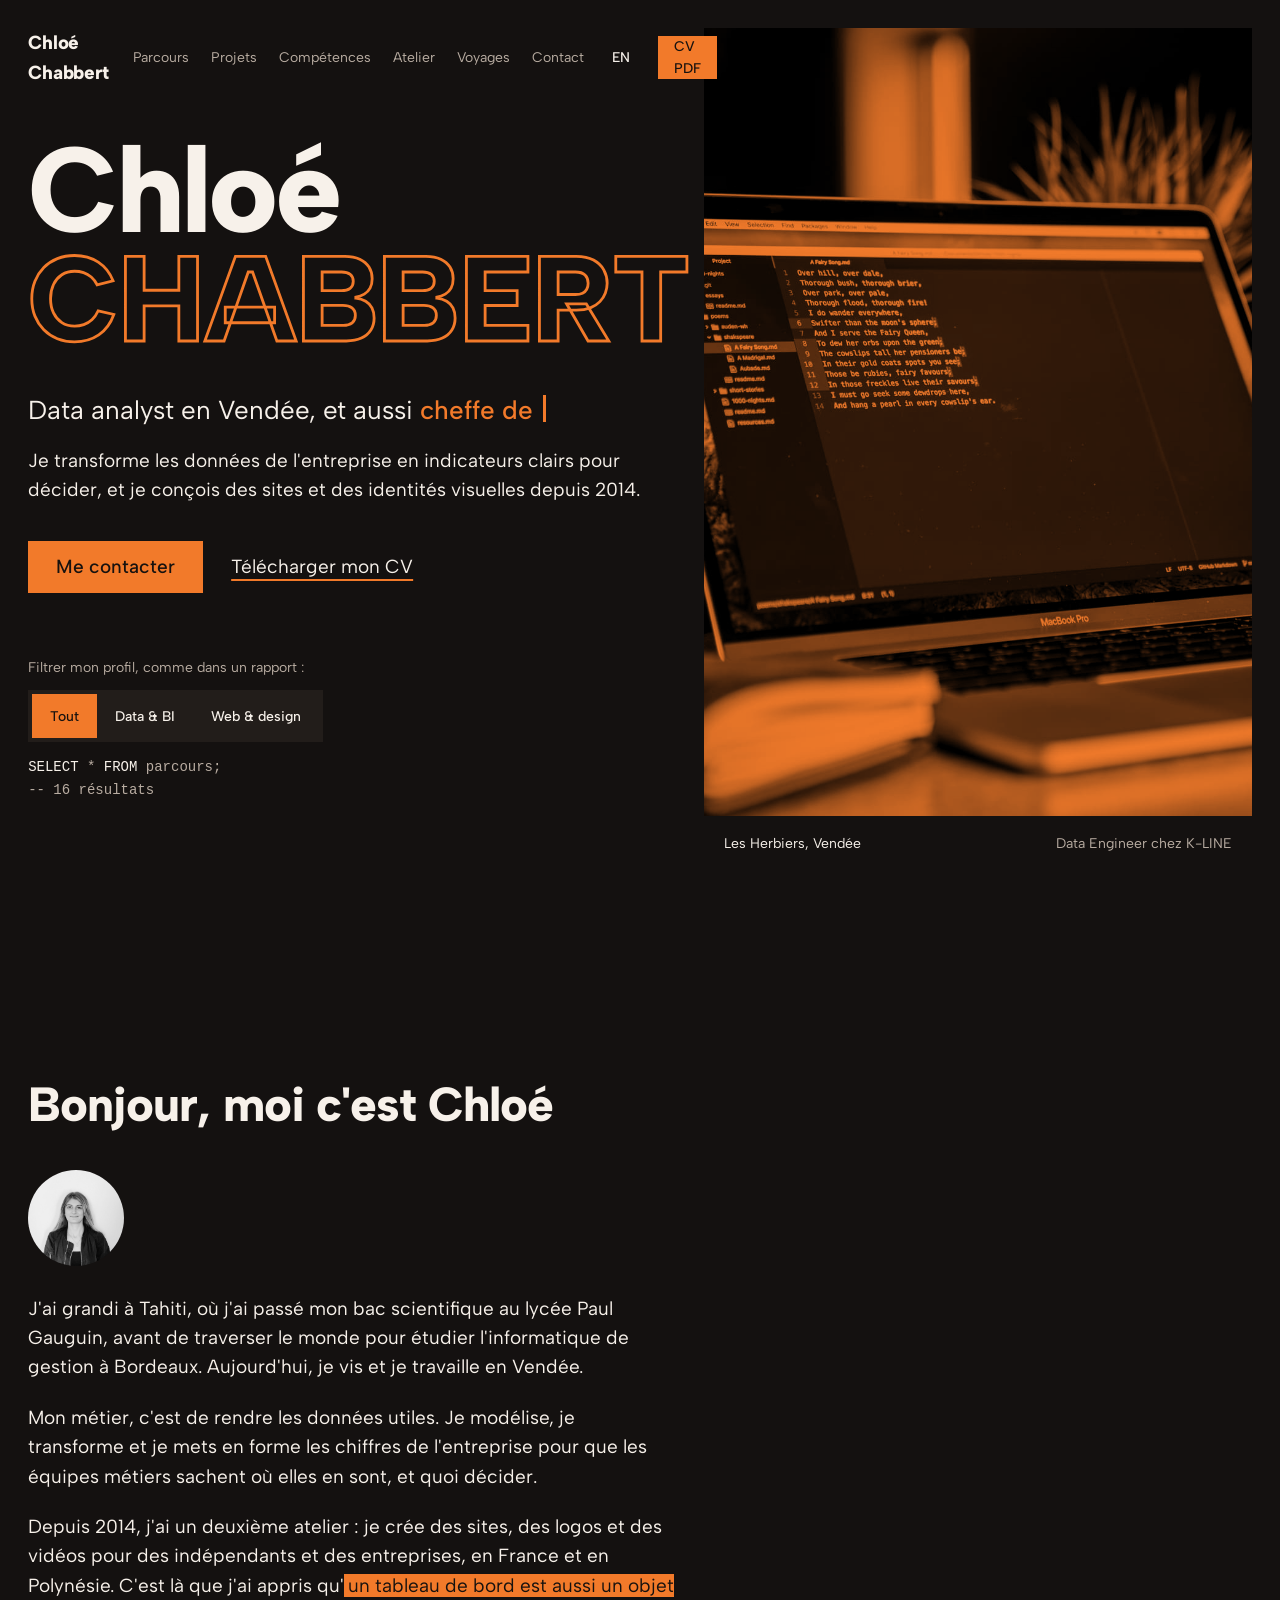
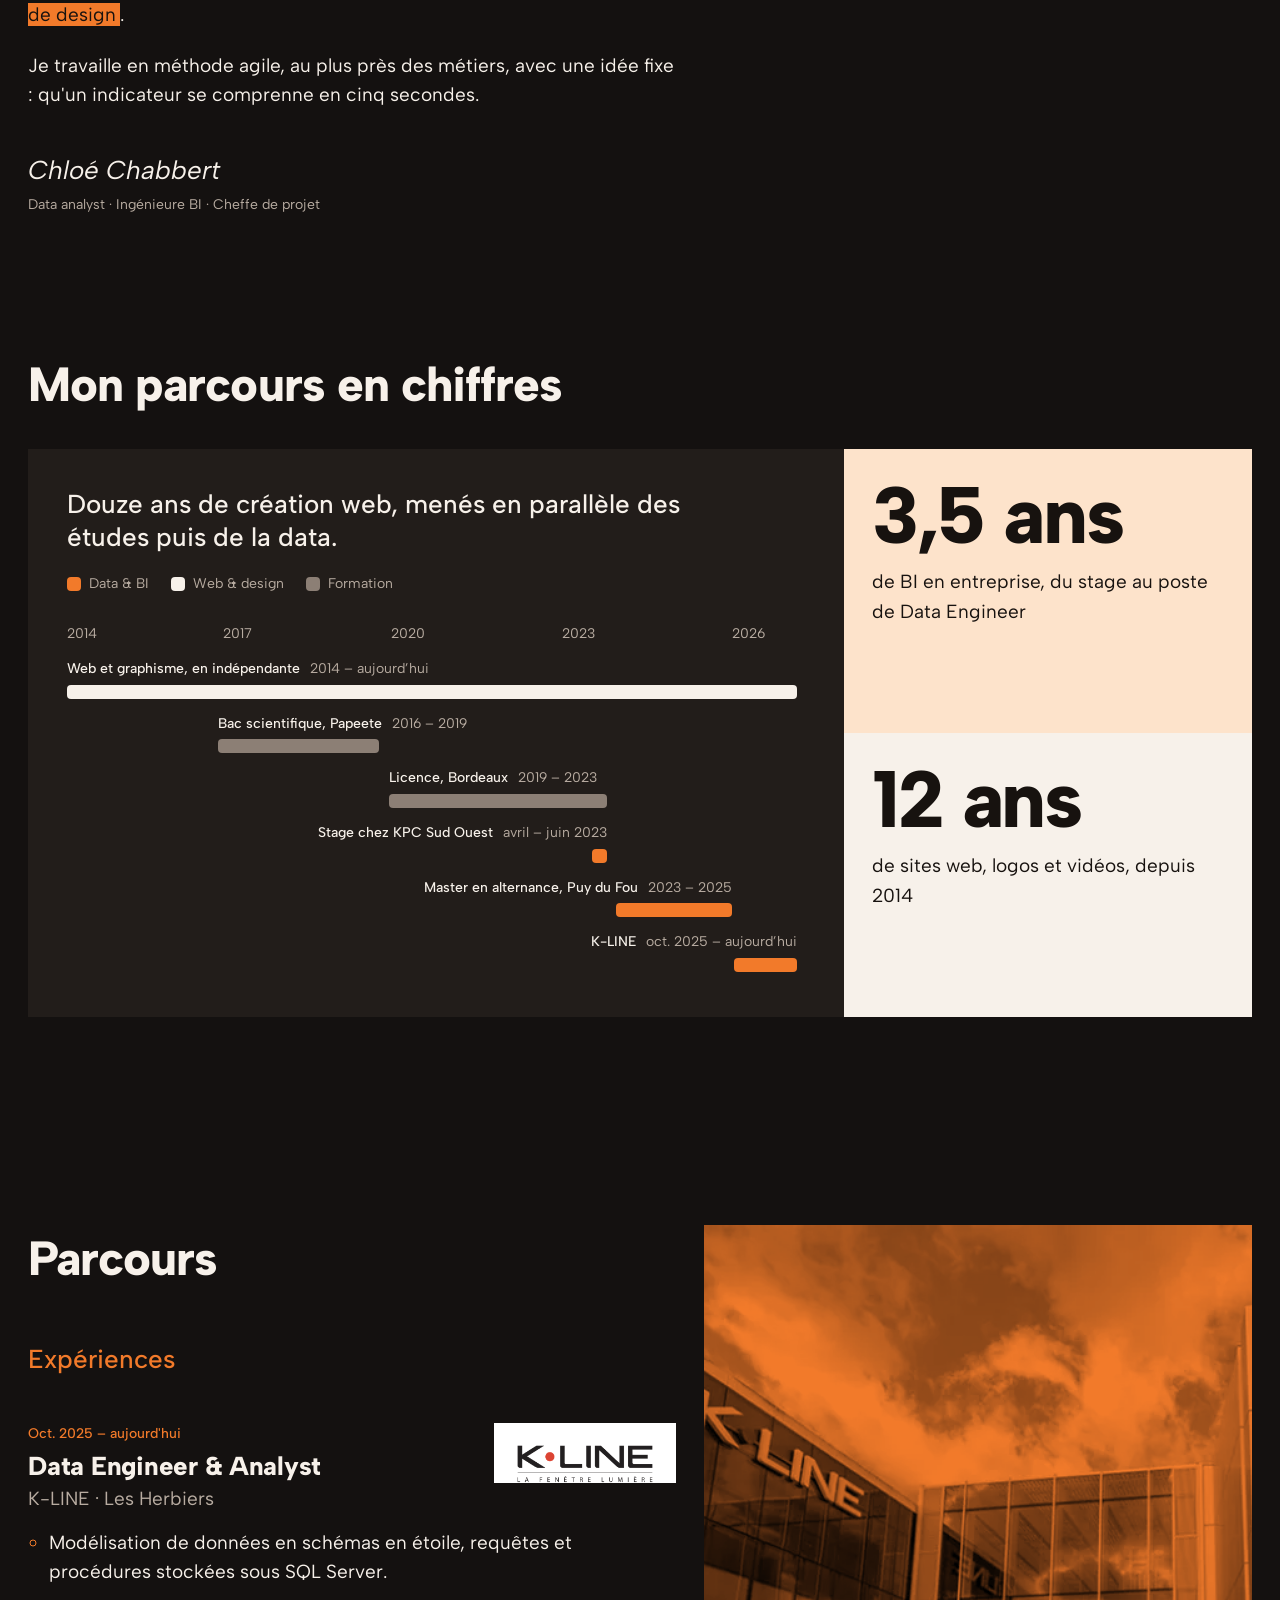
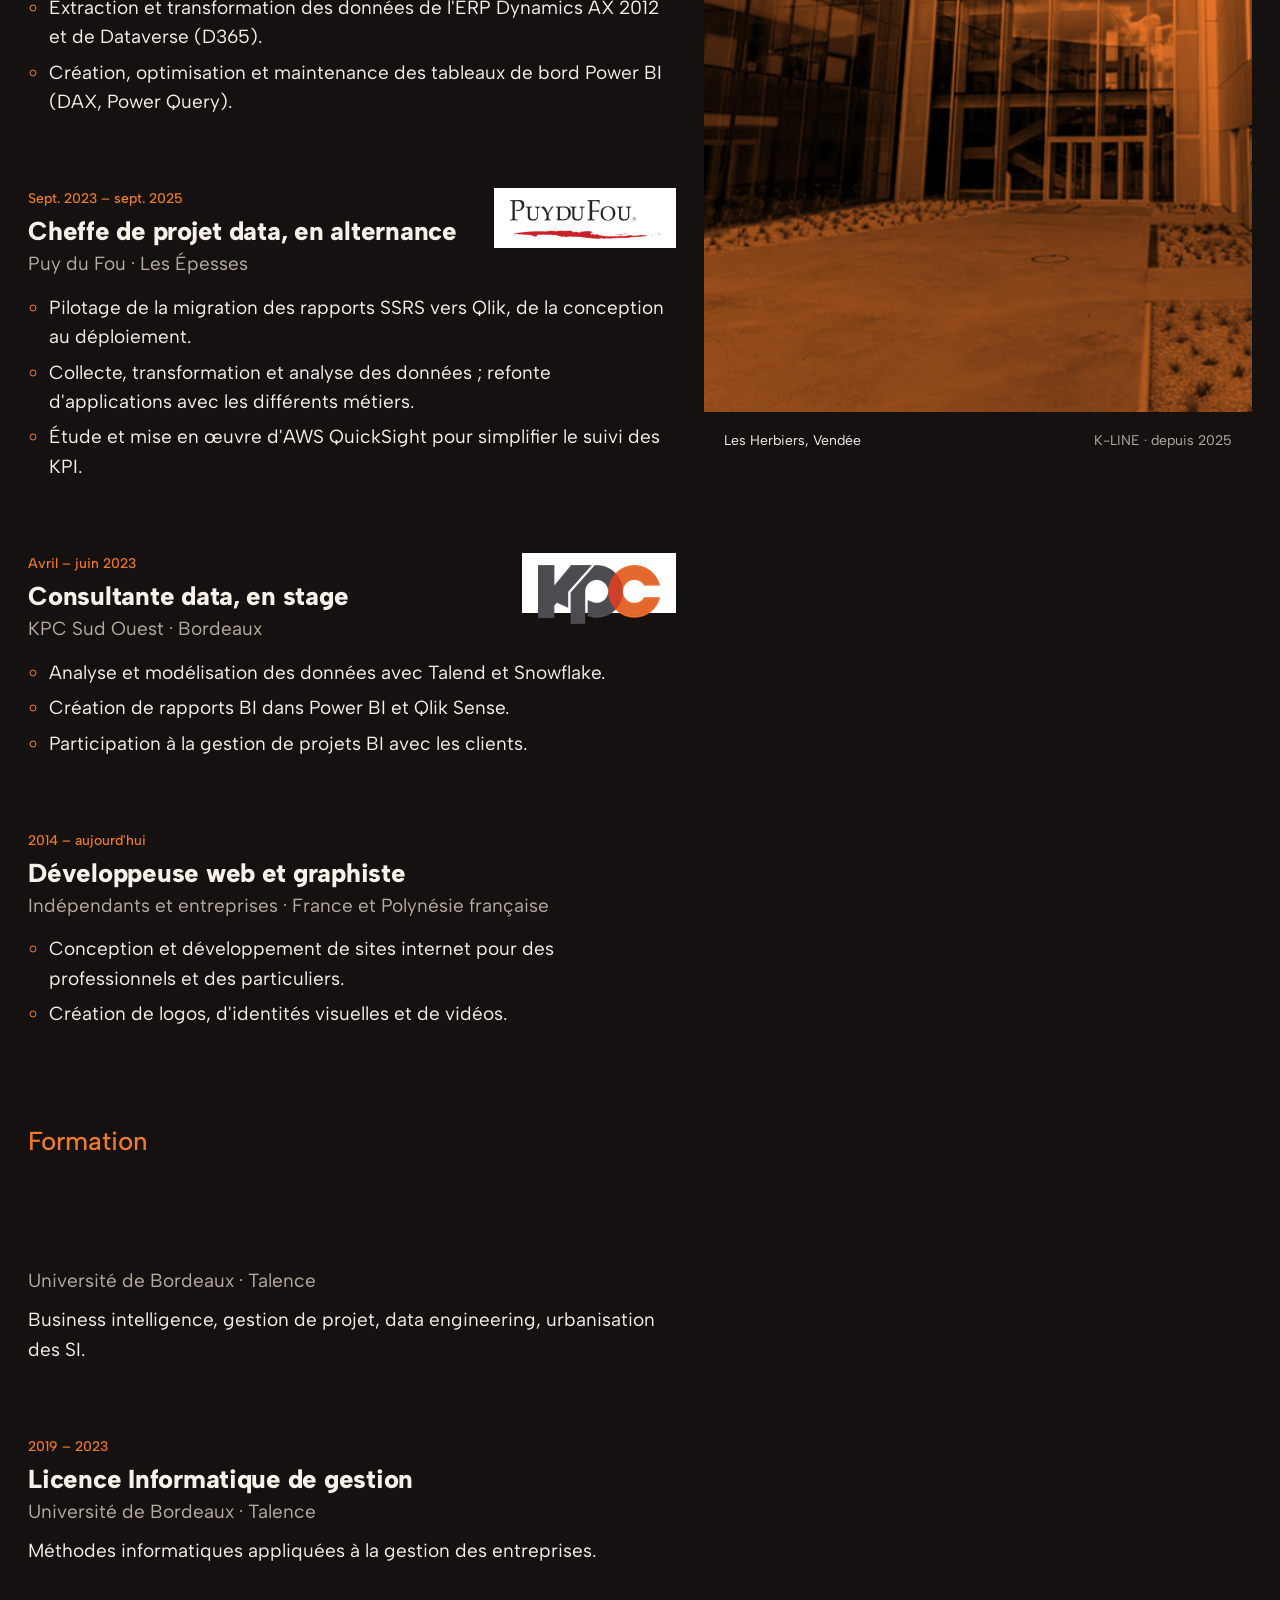
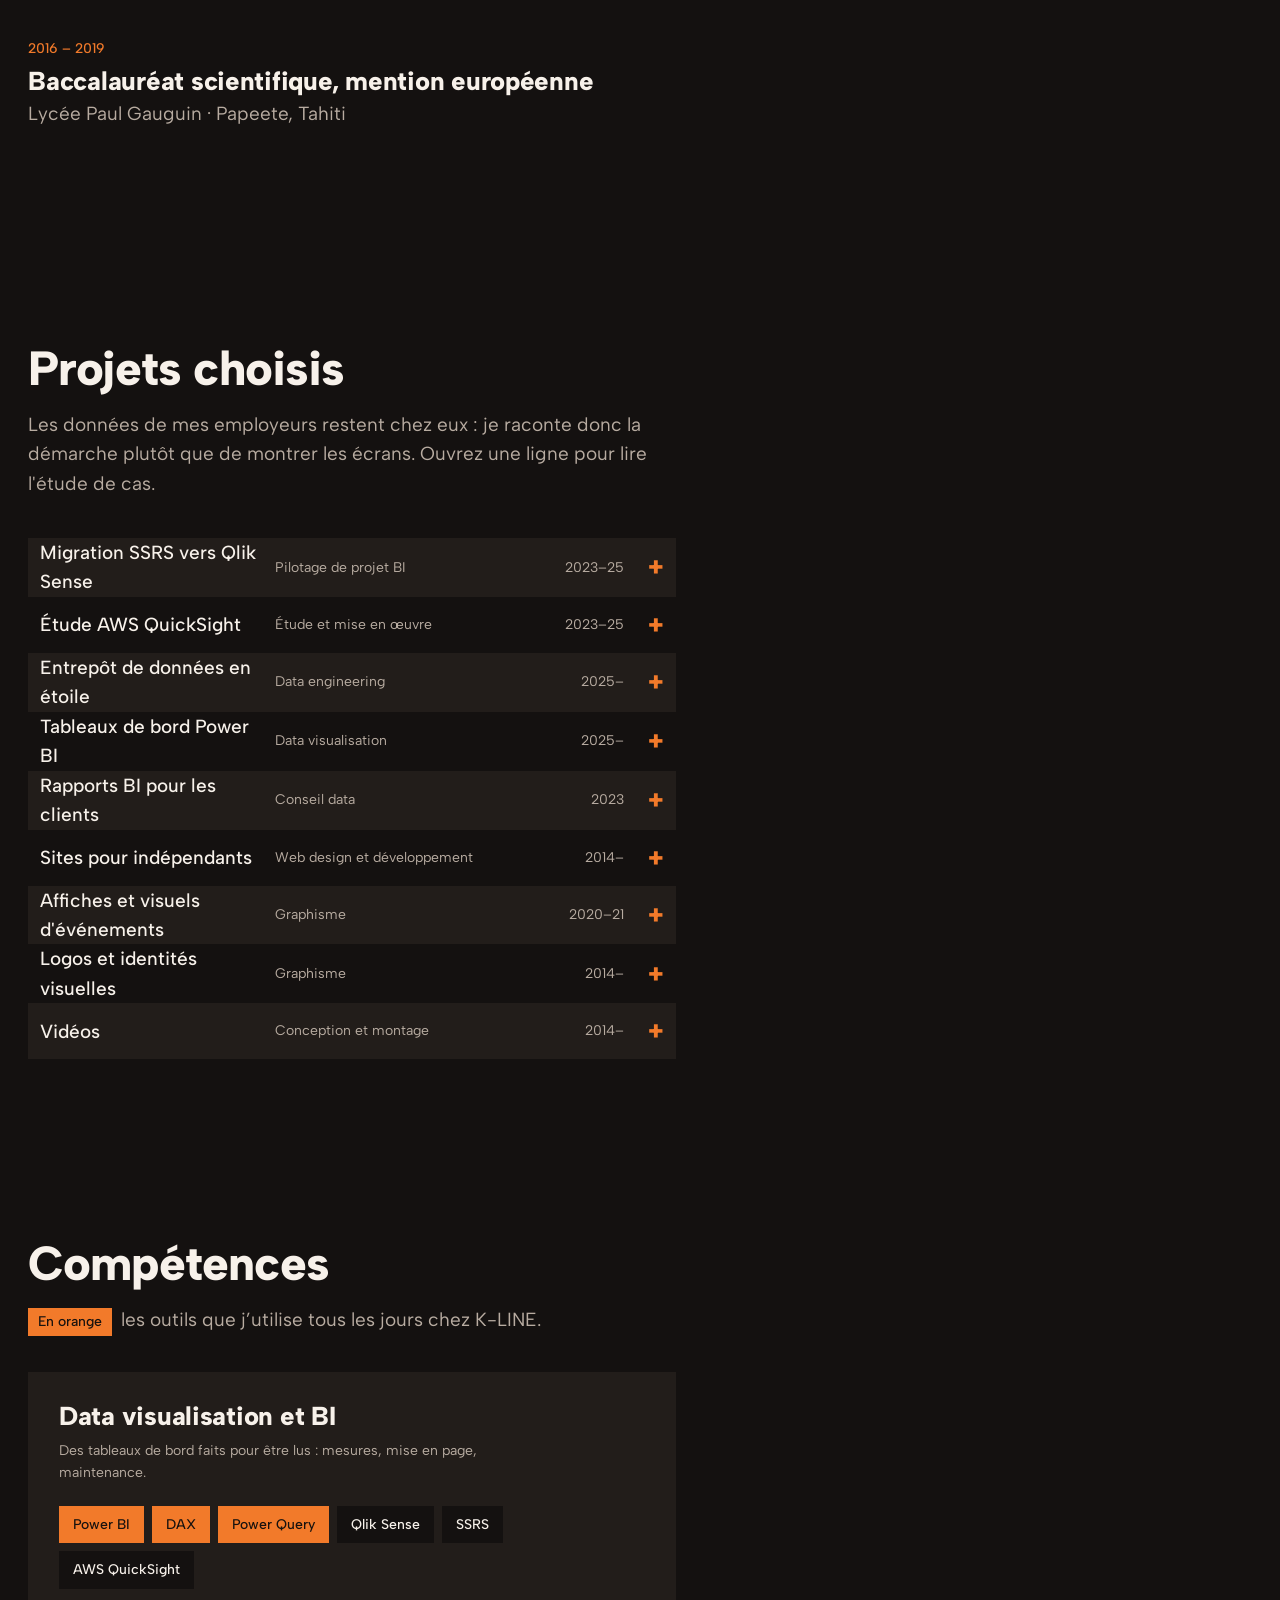
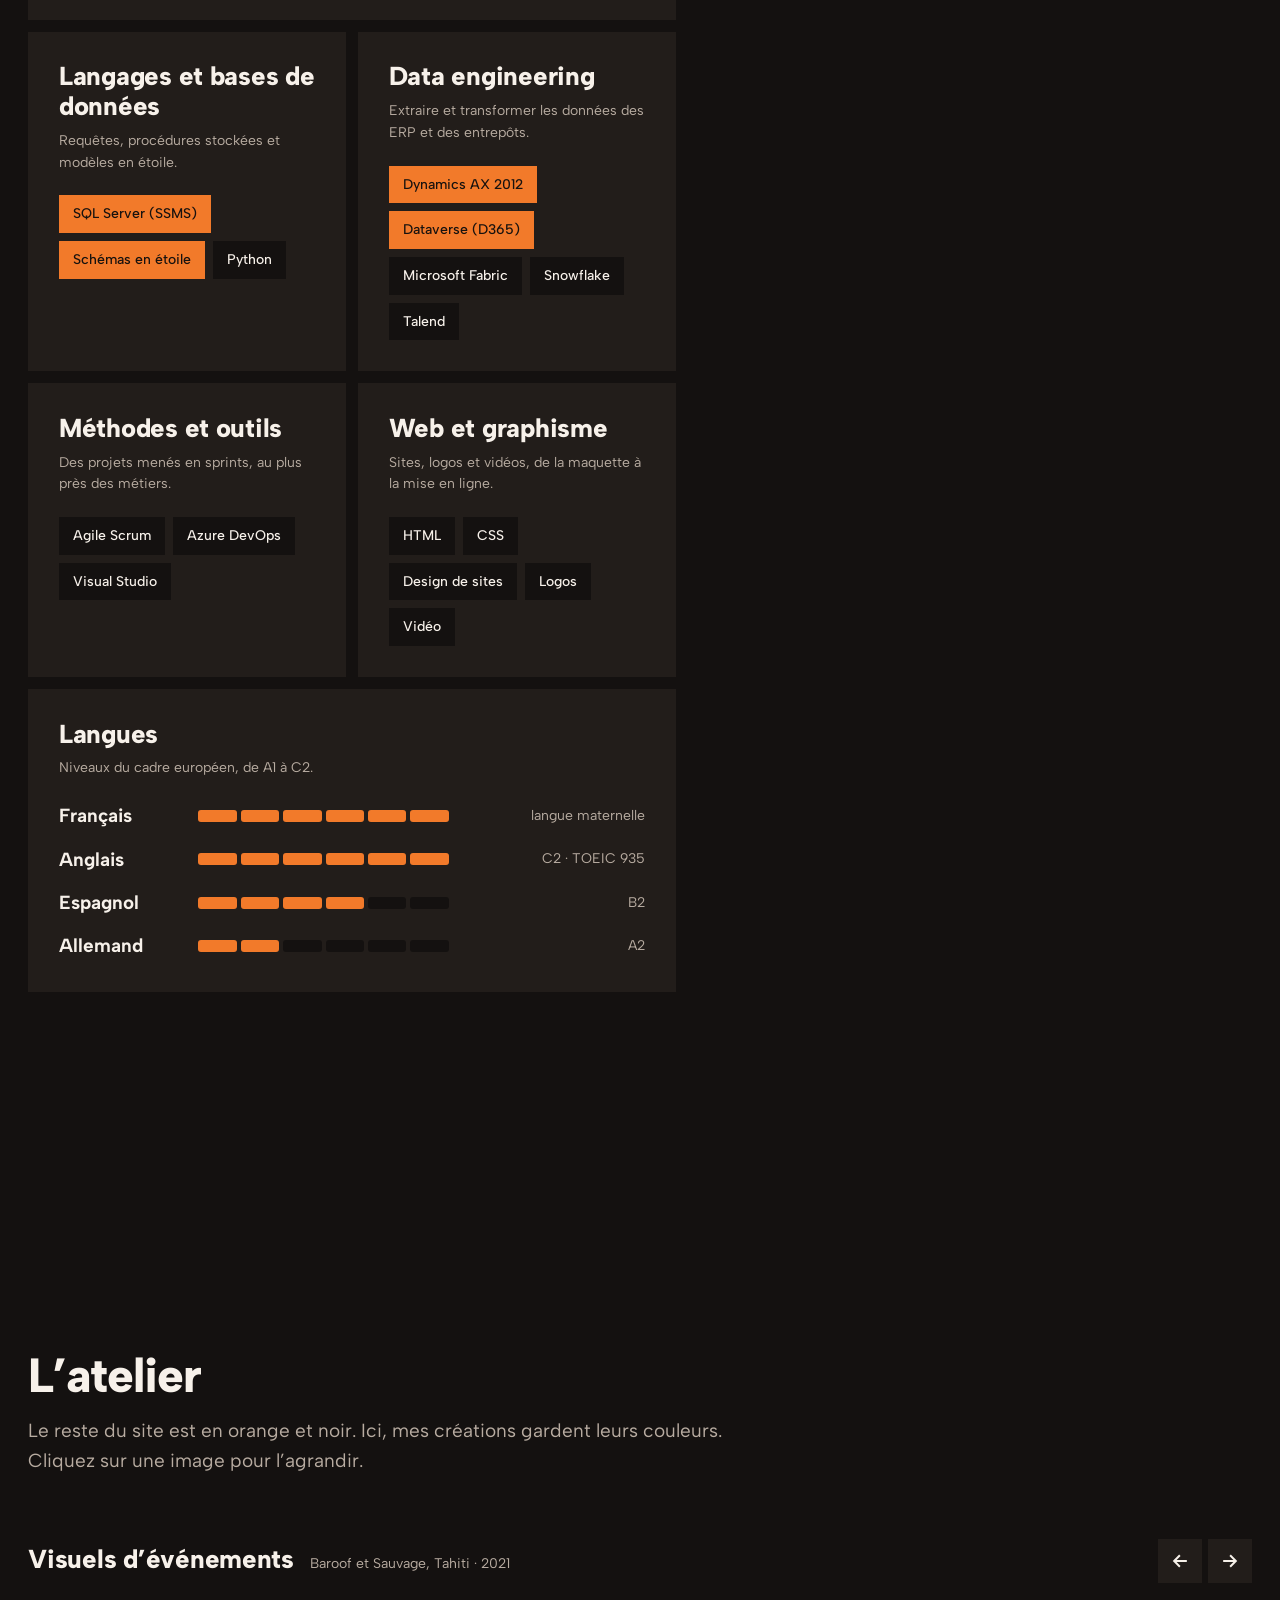
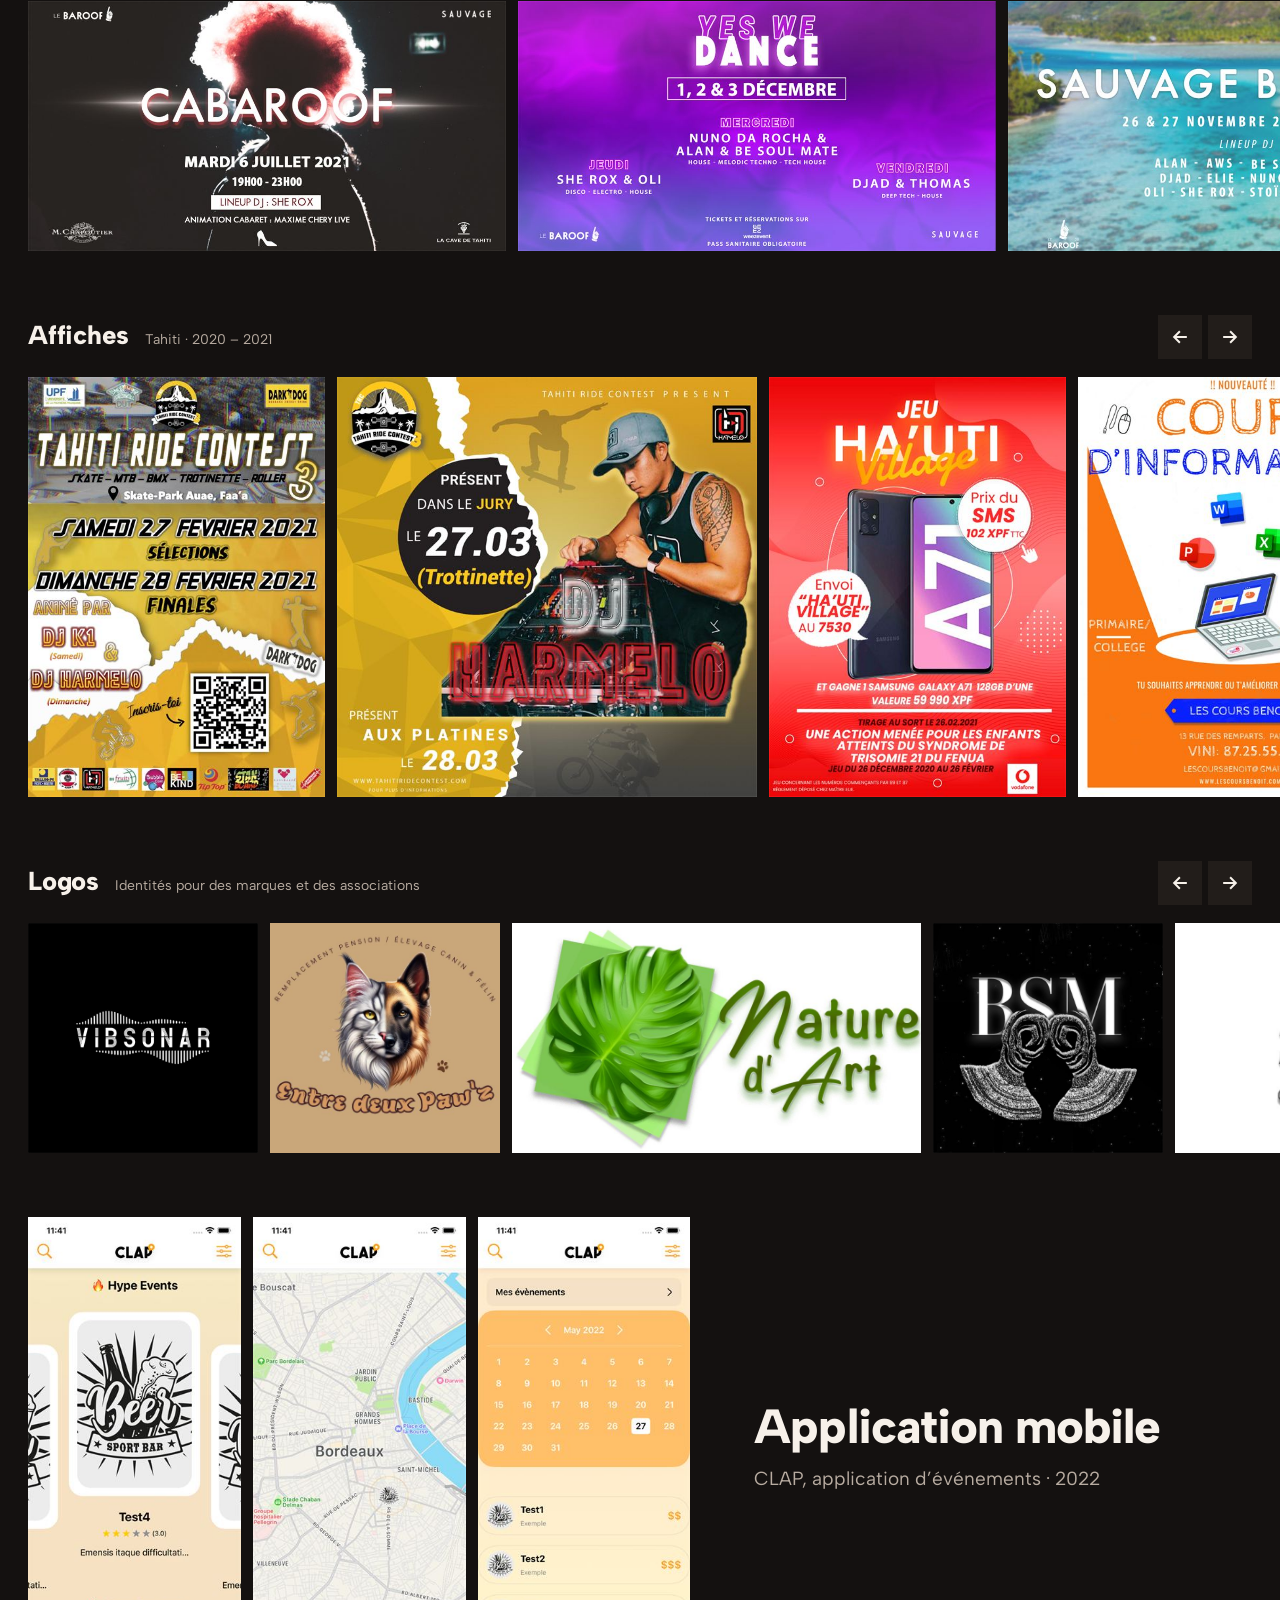
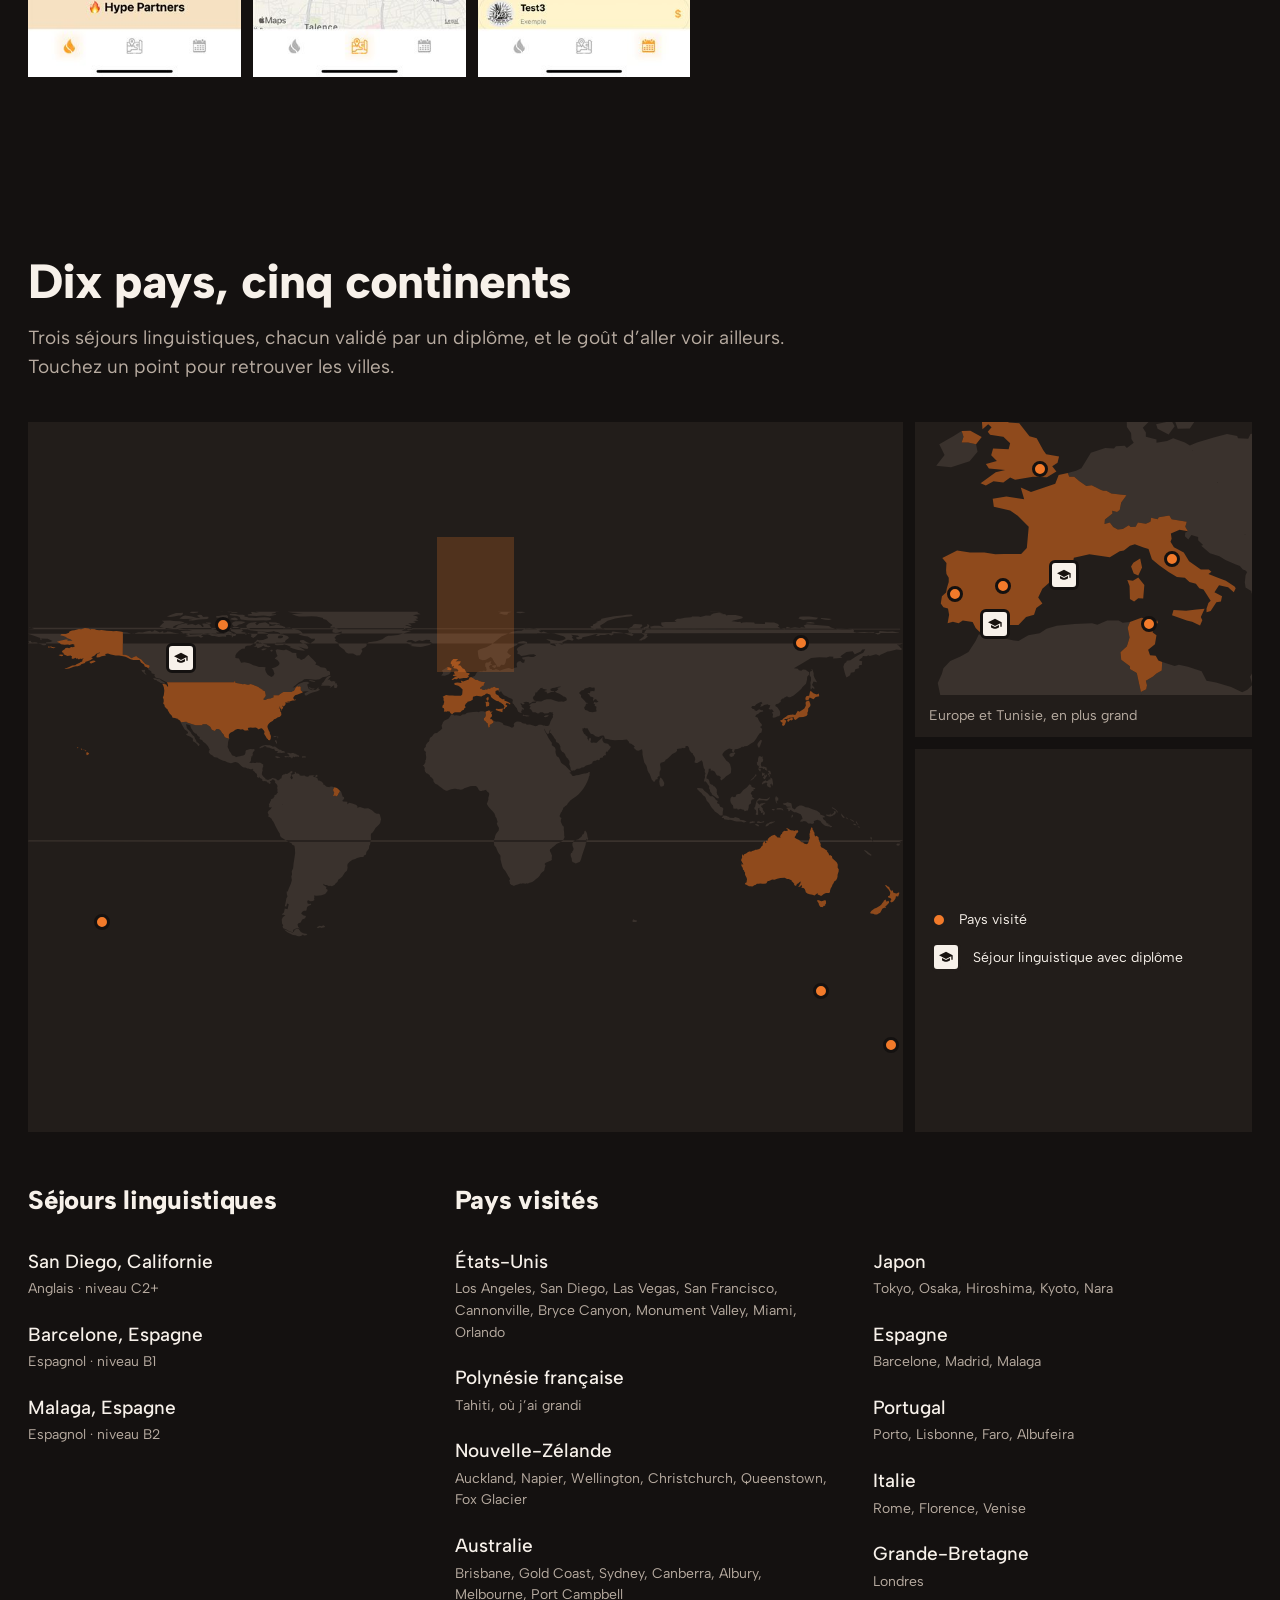
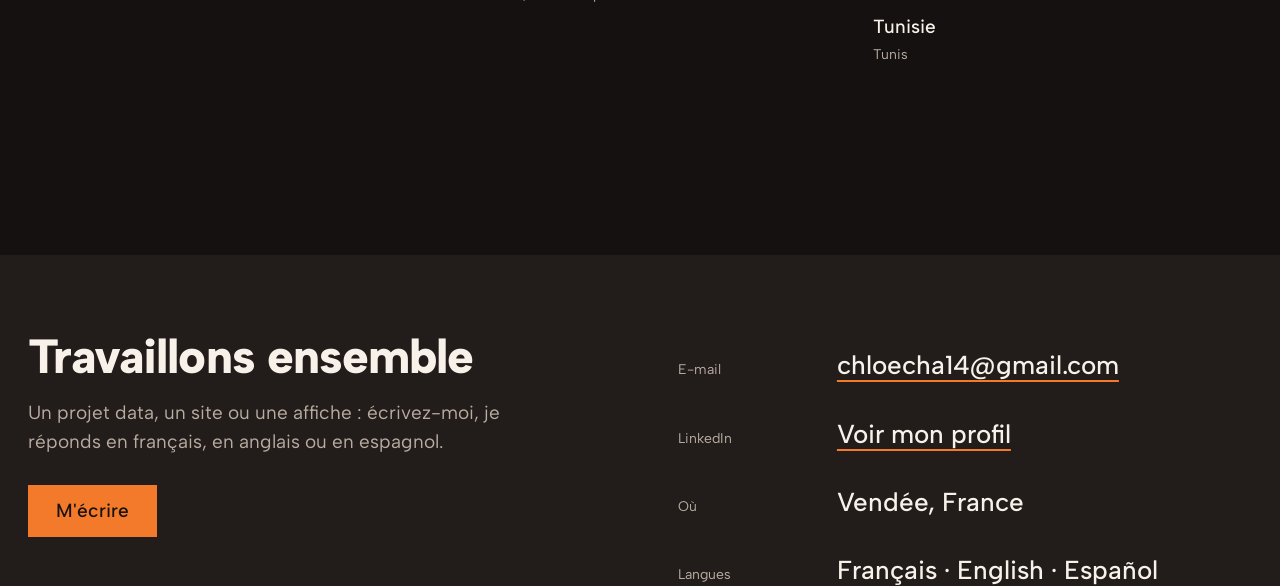
<file: index.html>
<!doctype html>
<html lang="fr">
<head>
  <meta charset="utf-8">
  <meta name="viewport" content="width=device-width, initial-scale=1">
  <title>Chloé Chabbert · Data analyst &amp; web designer</title>
  <meta name="description" content="Chloé Chabbert, data analyst et ingénieure BI en Vendée : tableaux de bord Power BI et Qlik, modélisation SQL, gestion de projet data. Web designer et graphiste depuis 2014.">
  <meta property="og:title" content="Chloé Chabbert · Data analyst &amp; web designer">
  <meta property="og:description" content="Je transforme les données de l'entreprise en indicateurs clairs, et je conçois des sites et des identités visuelles depuis 2014.">
  <meta property="og:image" content="assets/chloe.jpg">
  <meta property="og:type" content="website">
  <meta property="og:locale" content="fr_FR">
  <link rel="alternate" hreflang="fr" href="index.html">
  <link rel="alternate" hreflang="en" href="en.html">
  <link rel="icon" href="data:image/svg+xml,%3Csvg xmlns='http://www.w3.org/2000/svg' viewBox='0 0 64 64'%3E%3Crect width='64' height='64' fill='%23141110'/%3E%3Ctext x='50%25' y='56%25' dominant-baseline='middle' text-anchor='middle' font-family='Arial' font-weight='800' font-size='30' fill='%23F27A2A'%3ECC%3C/text%3E%3C/svg%3E">
  <link rel="preconnect" href="https://fonts.googleapis.com">
  <link rel="preconnect" href="https://fonts.gstatic.com" crossorigin>
  <link href="https://fonts.googleapis.com/css2?family=Albert+Sans:ital,wght@0,400;0,500;0,800;1,400&display=swap" rel="stylesheet">
  <link rel="stylesheet" href="styles.css">
  <script>document.documentElement.classList.add('js')</script>
</head>
<body data-view="all">
  <a class="skip" href="#parcours">Aller au parcours</a>

  <!-- ============ 1. Accueil + à propos : colonne de lecture + photo fixe ============ -->
  <header class="bar">
    <a class="wordmark" href="#top" aria-label="Chloé Chabbert, retour en haut">Chloé Chabbert</a>
    <nav class="links" aria-label="Sections">
      <a href="#parcours">Parcours</a>
      <a href="#projets">Projets</a>
      <a href="#competences">Compétences</a>
      <a href="#atelier">Atelier</a>
      <a href="#voyages">Voyages</a>
      <a href="#contact">Contact</a>
    </nav>
    <a class="lang" href="en.html" hreflang="en" lang="en" aria-label="English version">EN</a>
    <a class="btn btn--small" href="assets/CV_Chloe_Chabbert.pdf" download>CV PDF</a>
  </header>

  <button type="button" class="menu-btn" id="menu-btn" aria-haspopup="dialog" aria-controls="drawer"><svg viewBox="0 0 24 24" width="18" height="18" aria-hidden="true"><path d="M3 7h18M3 12h18M3 17h18" fill="none" stroke="currentColor" stroke-width="2.4" stroke-linecap="square"/></svg><span>Menu</span></button>
  <dialog class="drawer" id="drawer" aria-label="Menu du site">
    <div class="drawer__top">
      <p class="drawer__mark">Chloé Chabbert</p>
      <button type="button" class="drawer__close" data-close aria-label="Fermer le menu"><svg viewBox="0 0 24 24" width="22" height="22" aria-hidden="true"><path d="M5 5l14 14M19 5L5 19" fill="none" stroke="currentColor" stroke-width="2.4" stroke-linecap="square"/></svg></button>
    </div>
    <nav class="drawer__nav" aria-label="Menu du site">
      <a href="#top">Accueil</a>
      <a href="#parcours">Parcours</a>
      <a href="#projets">Projets</a>
      <a href="#competences">Compétences</a>
      <a href="#atelier">Atelier</a>
      <a href="#voyages">Voyages</a>
      <a href="#contact">Contact</a>
    </nav>
    <div class="drawer__foot">
      <a class="btn" href="assets/CV_Chloe_Chabbert.pdf" download>Télécharger mon CV</a>
      <p><a href="mailto:chloecha14@gmail.com">chloecha14@gmail.com</a></p>
      <p><a href="https://www.linkedin.com/in/chloechabbert/" target="_blank" rel="noopener">LinkedIn</a> · <a href="en.html" hreflang="en" lang="en">English version</a></p>
    </div>
  </dialog>


  <div class="split">
    <main class="read" id="top">

      <section class="hero" data-scene="herbiers" aria-labelledby="titre">
        <h1 id="titre" class="name reveal">
          <span class="name__first">Chloé</span>
          <span class="name__last">Chabbert</span>
        </h1>
        <p class="role reveal">Data analyst en Vendée, et aussi <span class="typed" data-words="ingénieure BI|cheffe de projet BI|web designer|graphiste">ingénieure BI</span><span class="caret" aria-hidden="true"></span></p>
        <p class="lead reveal">Je transforme les données de l'entreprise en indicateurs clairs pour décider, et je conçois des sites et des identités visuelles depuis 2014.</p>
        <div class="actions reveal">
          <a class="btn" href="mailto:chloecha14@gmail.com?subject=Prise%20de%20contact%20depuis%20ton%20portfolio">Me contacter</a>
          <a class="textlink" href="assets/CV_Chloe_Chabbert.pdf" download>Télécharger mon CV</a>
        </div>

        <div class="slicer-home reveal" id="slicer-home">
          <p class="slicer-label" id="slicer-label">Filtrer mon profil, comme dans un rapport :</p>
          <div class="slicer" role="group" aria-labelledby="slicer-label">
            <button type="button" data-set-view="all" aria-pressed="true">Tout</button>
            <button type="button" data-set-view="data" aria-pressed="false">Data &amp; BI</button>
            <button type="button" data-set-view="web" aria-pressed="false">Web &amp; design</button>
          </div>
          <pre class="query" aria-live="polite"><code id="query">SELECT * FROM parcours;</code></pre>
        </div>
      </section>

      <section class="about" id="apropos" data-scene="plage" aria-labelledby="apropos-titre">
        <h2 id="apropos-titre" class="reveal">Bonjour, moi c'est Chloé</h2>
        <div class="letter">
          <img class="letter__face reveal" src="assets/chloe.jpg" width="605" height="807" alt="" loading="lazy">
          <p class="reveal">J'ai grandi à Tahiti, où j'ai passé mon bac scientifique au lycée Paul Gauguin, avant de traverser le monde pour étudier l'informatique de gestion à Bordeaux. Aujourd'hui, je vis et je travaille en Vendée.</p>
          <p class="reveal">Mon métier, c'est de rendre les données utiles. Je modélise, je transforme et je mets en forme les chiffres de l'entreprise pour que les équipes métiers sachent où elles en sont, et quoi décider.</p>
          <p class="reveal">Depuis 2014, j'ai un deuxième atelier : je crée des sites, des logos et des vidéos pour des indépendants et des entreprises, en France et en Polynésie. C'est là que j'ai appris qu'<mark>un tableau de bord est aussi un objet de design</mark>.</p>
          <p class="reveal">Je travaille en méthode agile, au plus près des métiers, avec une idée fixe : qu'un indicateur se comprenne en cinq secondes.</p>
          <p class="sign reveal">Chloé Chabbert<span>Data analyst · Ingénieure BI · Cheffe de projet</span></p>
        </div>
      </section>
    </main>

    <aside class="stage" aria-label="Photographie">
      <div class="stage__frame">
        <figure class="scene is-on" data-scene-img="herbiers">
          <img src="assets/accueil-code.jpg" width="1920" height="1280" alt="Ordinateur portable ouvert sur un éditeur de code" fetchpriority="high">
          <figcaption><span>Les Herbiers, Vendée</span><span>Data Engineer chez K-LINE</span></figcaption>
        </figure>
        <figure class="scene" data-scene-img="plage">
          <img src="assets/tahiti.jpg" width="800" height="528" alt="Vue aérienne d'un lagon de Tahiti, bordé de cocotiers et de bungalows sur pilotis" loading="lazy">
          <figcaption><span>Tahiti, Polynésie française</span><span>Là où j'ai grandi</span></figcaption>
        </figure>
      </div>
    </aside>
  </div>

  <!-- ============ 2. En chiffres : mosaïque pleine largeur pilotée par le filtre ============ -->
  <section class="stats" id="chiffres" aria-labelledby="chiffres-titre">
    <h2 id="chiffres-titre" class="stats__title reveal">Mon parcours en chiffres</h2>
    <div class="mosaic">
      <div class="gantt">
        <p class="gantt__title">Douze ans de création web, menés en parallèle des études puis de la data.</p>
        <p class="gantt__legend"><span><i class="key key--data"></i>Data &amp; BI</span><span><i class="key key--web"></i>Web &amp; design</span><span><i class="key key--edu"></i>Formation</span></p>
        <p class="gantt__axis" aria-hidden="true"><span style="--y:2014">2014</span><span style="--y:2017">2017</span><span style="--y:2020">2020</span><span style="--y:2023">2023</span><span style="--y:2026">2026</span></p>
        <ol class="gantt__rows">
          <li class="grow" data-gcat="web" style="--s:2014;--e:2026.85"><a href="#exp-web"><span class="grow__label">Web et graphisme, en indépendante <span>2014 – aujourd’hui</span></span><span class="grow__track"><span class="grow__bar grow__bar--web"></span></span></a></li>
          <li class="grow" data-gcat="edu" style="--s:2016.67;--e:2019.5"><a href="#edu-bac"><span class="grow__label">Bac scientifique, Papeete <span>2016 – 2019</span></span><span class="grow__track"><span class="grow__bar grow__bar--edu"></span></span></a></li>
          <li class="grow" data-gcat="edu" style="--s:2019.67;--e:2023.5"><a href="#edu-licence"><span class="grow__label">Licence, Bordeaux <span>2019 – 2023</span></span><span class="grow__track"><span class="grow__bar grow__bar--edu"></span></span></a></li>
          <li class="grow" data-gcat="data" style="--s:2023.25;--e:2023.5"><a href="#exp-kpc"><span class="grow__label">Stage chez KPC Sud Ouest <span>avril – juin 2023</span></span><span class="grow__track"><span class="grow__bar grow__bar--data"></span></span></a></li>
          <li class="grow" data-gcat="data" style="--s:2023.67;--e:2025.7"><a href="#exp-puydufou"><span class="grow__label">Master en alternance, Puy du Fou <span>2023 – 2025</span></span><span class="grow__track"><span class="grow__bar grow__bar--data"></span></span></a></li>
          <li class="grow" data-gcat="data" style="--s:2025.75;--e:2026.85"><a href="#exp-kline"><span class="grow__label">K-LINE <span>oct. 2025 – aujourd’hui</span></span><span class="grow__track"><span class="grow__bar grow__bar--data"></span></span></a></li>
        </ol>
      </div>
      <div class="tile tile--a" aria-live="polite">
        <p class="tile__fig" data-kpi="a-fig">3,5 ans</p>
        <p class="tile__cap" data-kpi="a-cap">de BI en entreprise, du stage au poste de Data Engineer</p>
      </div>
      <div class="tile tile--b" aria-live="polite">
        <p class="tile__fig" data-kpi="b-fig">12 ans</p>
        <p class="tile__cap" data-kpi="b-cap">de sites web, logos et vidéos, depuis 2014</p>
      </div>
    </div>
  </section>

  <!-- ============ 3. Parcours, projets, compétences : deuxième scène fixe ============ -->
  <div class="split split--b">
    <div class="read">
      <section class="timeline" id="parcours" aria-labelledby="parcours-titre">
        <h2 id="parcours-titre" class="reveal">Parcours</h2>

        <h3 class="timeline__sub reveal">Expériences</h3>
        <ol class="entries">
          <li class="entry" id="exp-kline" data-cat="data" data-scene="kline">
            <span class="entry__logo reveal"><img src="assets/logos/k-line.png" width="554" height="202" alt="Logo K-LINE" loading="lazy"></span>
            <p class="entry__date reveal">Oct. 2025 – aujourd'hui</p>
            <h4 class="entry__title reveal">Data Engineer &amp; Analyst</h4>
            <p class="entry__org reveal">K-LINE · Les Herbiers</p>
            <ul class="reveal">
              <li>Modélisation de données en schémas en étoile, requêtes et procédures stockées sous SQL Server.</li>
              <li>Extraction et transformation des données de l'ERP Dynamics AX 2012 et de Dataverse (D365).</li>
              <li>Création, optimisation et maintenance des tableaux de bord Power BI (DAX, Power Query).</li>
            </ul>
          </li>
          <li class="entry" id="exp-puydufou" data-cat="data" data-scene="puydufou">
            <span class="entry__logo reveal"><img src="assets/logos/puy-du-fou.png" width="240" height="61" alt="Logo Puy du Fou" loading="lazy"></span>
            <p class="entry__date reveal">Sept. 2023 – sept. 2025</p>
            <h4 class="entry__title reveal">Cheffe de projet data, en alternance</h4>
            <p class="entry__org reveal">Puy du Fou · Les Épesses</p>
            <ul class="reveal">
              <li>Pilotage de la migration des rapports SSRS vers Qlik, de la conception au déploiement.</li>
              <li>Collecte, transformation et analyse des données ; refonte d'applications avec les différents métiers.</li>
              <li>Étude et mise en œuvre d'AWS QuickSight pour simplifier le suivi des KPI.</li>
            </ul>
          </li>
          <li class="entry" id="exp-kpc" data-cat="data" data-scene="bordeaux">
            <span class="entry__logo reveal"><img src="assets/logos/kpc.png" width="122" height="59" alt="Logo KPC" loading="lazy"></span>
            <p class="entry__date reveal">Avril – juin 2023</p>
            <h4 class="entry__title reveal">Consultante data, en stage</h4>
            <p class="entry__org reveal">KPC Sud Ouest · Bordeaux</p>
            <ul class="reveal">
              <li>Analyse et modélisation des données avec Talend et Snowflake.</li>
              <li>Création de rapports BI dans Power BI et Qlik Sense.</li>
              <li>Participation à la gestion de projets BI avec les clients.</li>
            </ul>
          </li>
          <li class="entry" id="exp-web" data-cat="web" data-scene="plage">
            <p class="entry__date reveal">2014 – aujourd'hui</p>
            <h4 class="entry__title reveal">Développeuse web et graphiste</h4>
            <p class="entry__org reveal">Indépendants et entreprises · France et Polynésie française</p>
            <ul class="reveal">
              <li>Conception et développement de sites internet pour des professionnels et des particuliers.</li>
              <li>Création de logos, d'identités visuelles et de vidéos.</li>
            </ul>
          </li>
        </ol>

        <h3 class="timeline__sub reveal">Formation</h3>
        <ol class="entries">
          <li class="entry" id="edu-master" data-cat="data" data-scene="diplome">
            <p class="entry__date reveal">Obtenu en 2025</p>
            <h4 class="entry__title reveal">Master 2 MIAGE</h4>
            <p class="entry__org reveal">Université de Bordeaux · Talence</p>
            <p class="entry__text reveal">Business intelligence, gestion de projet, data engineering, urbanisation des SI.</p>
          </li>
          <li class="entry" id="edu-licence" data-cat="data" data-scene="diplome">
            <p class="entry__date reveal">2019 – 2023</p>
            <h4 class="entry__title reveal">Licence Informatique de gestion</h4>
            <p class="entry__org reveal">Université de Bordeaux · Talence</p>
            <p class="entry__text reveal">Méthodes informatiques appliquées à la gestion des entreprises.</p>
          </li>
          <li class="entry" id="edu-bac" data-cat="all" data-scene="plage">
            <p class="entry__date reveal">2016 – 2019</p>
            <h4 class="entry__title reveal">Baccalauréat scientifique, mention européenne</h4>
            <p class="entry__org reveal">Lycée Paul Gauguin · Papeete, Tahiti</p>
          </li>
        </ol>
      </section>

      <section class="work" id="projets" data-scene="kline" aria-labelledby="projets-titre">
        <h2 id="projets-titre" class="reveal">Projets choisis</h2>
        <p class="work__intro reveal">Les données de mes employeurs restent chez eux : je raconte donc la démarche plutôt que de montrer les écrans. Ouvrez une ligne pour lire l'étude de cas.</p>
        <div class="ledger">
          <details class="row" data-cat="data">
            <summary><span class="row__name">Migration SSRS vers Qlik Sense</span><span class="row__kind">Pilotage de projet BI</span><span class="row__year">2023–25</span></summary>
            <div class="row__body">
              <p><strong>Contexte.</strong> Au Puy du Fou, les rapports historiques tournaient sous SSRS : figés, peu lus, difficiles à faire évoluer.</p>
              <p><strong>Ce que j'ai fait.</strong> Inventaire des rapports avec les métiers, priorisation, conception des applications Qlik, recette et déploiement, en sprints agiles.</p>
              <p><strong>Outils.</strong> SSRS, Qlik Sense, SQL, Azure DevOps.</p>
            </div>
          </details>
          <details class="row" data-cat="data">
            <summary><span class="row__name">Étude AWS QuickSight</span><span class="row__kind">Étude et mise en œuvre</span><span class="row__year">2023–25</span></summary>
            <div class="row__body">
              <p><strong>Contexte.</strong> Simplifier l'accès aux indicateurs clés pour les équipes, sans multiplier les rapports.</p>
              <p><strong>Ce que j'ai fait.</strong> Étude comparative, mise en œuvre de la solution et premiers tableaux de KPI.</p>
              <p><strong>Outils.</strong> AWS QuickSight.</p>
            </div>
          </details>
          <details class="row" data-cat="data">
            <summary><span class="row__name">Entrepôt de données en étoile</span><span class="row__kind">Data engineering</span><span class="row__year">2025–</span></summary>
            <div class="row__body">
              <p><strong>Contexte.</strong> Chez K-LINE, les données vivent dans l'ERP Dynamics AX 2012 et dans Dataverse (D365).</p>
              <p><strong>Ce que j'ai fait.</strong> Extraction, transformation et modélisation en schémas en étoile ; requêtes et procédures stockées pour alimenter les rapports.</p>
              <p><strong>Outils.</strong> SQL Server (SSMS), Dynamics AX 2012, Dataverse.</p>
            </div>
          </details>
          <details class="row" data-cat="data">
            <summary><span class="row__name">Tableaux de bord Power BI</span><span class="row__kind">Data visualisation</span><span class="row__year">2025–</span></summary>
            <div class="row__body">
              <p><strong>Contexte.</strong> Des équipes qui ont besoin de voir leurs chiffres vite, et juste.</p>
              <p><strong>Ce que j'ai fait.</strong> Création, optimisation et maintenance des rapports : mesures DAX, préparation Power Query, mise en page pensée pour la lecture.</p>
              <p><strong>Outils.</strong> Power BI, DAX, Power Query.</p>
            </div>
          </details>
          <details class="row" data-cat="data">
            <summary><span class="row__name">Rapports BI pour les clients</span><span class="row__kind">Conseil data</span><span class="row__year">2023</span></summary>
            <div class="row__body">
              <p><strong>Contexte.</strong> Stage de consultante chez KPC Sud Ouest, à Bordeaux.</p>
              <p><strong>Ce que j'ai fait.</strong> Modélisation dans Talend et Snowflake, rapports dans Power BI et Qlik Sense, échanges avec les clients sur leurs besoins.</p>
              <p><strong>Outils.</strong> Talend, Snowflake, Power BI, Qlik Sense.</p>
            </div>
          </details>
          <details class="row" data-cat="web">
            <summary><span class="row__name">Sites pour indépendants</span><span class="row__kind">Web design et développement</span><span class="row__year">2014–</span></summary>
            <div class="row__body">
              <p><strong>Contexte.</strong> Des professionnels et des particuliers, en France et en Polynésie, qui avaient besoin d'exister en ligne.</p>
              <p><strong>Ce que j'ai fait.</strong> Maquette, design, développement et mise en ligne de leurs sites.</p>
            </div>
          </details>
          <details class="row" data-cat="web">
            <summary><span class="row__name">Affiches et visuels d'événements</span><span class="row__kind">Graphisme</span><span class="row__year">2020–21</span></summary>
            <div class="row__body">
              <p><strong>Ce que j'ai fait.</strong> Affiches, bannières et programmes pour des soirées, un contest de glisse et des commerces, à Tahiti.</p>
              <p><strong>À voir.</strong> <a href="#atelier">Dans l'atelier, plus bas</a>.</p>
            </div>
          </details>
          <details class="row" data-cat="web">
            <summary><span class="row__name">Logos et identités visuelles</span><span class="row__kind">Graphisme</span><span class="row__year">2014–</span></summary>
            <div class="row__body">
              <p><strong>Ce que j'ai fait.</strong> Logos, chartes et supports pour des entreprises et des particuliers.</p>
              <p><strong>À voir.</strong> <a href="#atelier">Dans l'atelier, plus bas</a>.</p>
            </div>
          </details>
          <details class="row" data-cat="web">
            <summary><span class="row__name">Vidéos</span><span class="row__kind">Conception et montage</span><span class="row__year">2014–</span></summary>
            <div class="row__body">
              <p><strong>Ce que j'ai fait.</strong> Conception et montage de vidéos pour des clients.</p>
            </div>
          </details>
        </div>
      </section>

      <section class="skills" id="competences" data-scene="bordeaux" aria-labelledby="competences-h">
        <h2 id="competences-h" class="reveal">Compétences</h2>
        <p class="skills__note reveal"><span class="chipkey">En orange</span> les outils que j’utilise tous les jours chez K-LINE.</p>
        <div class="bento">
          <article class="card card--wide reveal" data-cat="data">
            <h3>Data visualisation et BI</h3>
            <p>Des tableaux de bord faits pour être lus : mesures, mise en page, maintenance.</p>
            <ul class="chips"><li class="is-daily">Power BI</li><li class="is-daily">DAX</li><li class="is-daily">Power Query</li><li>Qlik Sense</li><li>SSRS</li><li>AWS QuickSight</li></ul>
          </article>
          <article class="card reveal" data-cat="data">
            <h3>Langages et bases de données</h3>
            <p>Requêtes, procédures stockées et modèles en étoile.</p>
            <ul class="chips"><li class="is-daily">SQL Server (SSMS)</li><li class="is-daily">Schémas en étoile</li><li>Python</li></ul>
          </article>
          <article class="card reveal" data-cat="data">
            <h3>Data engineering</h3>
            <p>Extraire et transformer les données des ERP et des entrepôts.</p>
            <ul class="chips"><li class="is-daily">Dynamics AX 2012</li><li class="is-daily">Dataverse (D365)</li><li>Microsoft Fabric</li><li>Snowflake</li><li>Talend</li></ul>
          </article>
          <article class="card reveal" data-cat="data">
            <h3>Méthodes et outils</h3>
            <p>Des projets menés en sprints, au plus près des métiers.</p>
            <ul class="chips"><li>Agile Scrum</li><li>Azure DevOps</li><li>Visual Studio</li></ul>
          </article>
          <article class="card reveal" data-cat="web">
            <h3>Web et graphisme</h3>
            <p>Sites, logos et vidéos, de la maquette à la mise en ligne.</p>
            <ul class="chips"><li>HTML</li><li>CSS</li><li>Design de sites</li><li>Logos</li><li>Vidéo</li></ul>
          </article>
          <article class="card card--wide reveal" data-cat="all">
            <h3>Langues</h3>
            <p>Niveaux du cadre européen, de A1 à C2.</p>
            <ul class="langs">
              <li><strong>Français</strong><span class="meter" role="img" aria-label="6 sur 6"><i class="on"></i><i class="on"></i><i class="on"></i><i class="on"></i><i class="on"></i><i class="on"></i></span><span>langue maternelle</span></li>
              <li><strong>Anglais</strong><span class="meter" role="img" aria-label="6 sur 6"><i class="on"></i><i class="on"></i><i class="on"></i><i class="on"></i><i class="on"></i><i class="on"></i></span><span>C2 · TOEIC 935</span></li>
              <li><strong>Espagnol</strong><span class="meter" role="img" aria-label="4 sur 6"><i class="on"></i><i class="on"></i><i class="on"></i><i class="on"></i><i></i><i></i></span><span>B2</span></li>
              <li><strong>Allemand</strong><span class="meter" role="img" aria-label="2 sur 6"><i class="on"></i><i class="on"></i><i></i><i></i><i></i><i></i></span><span>A2</span></li>
            </ul>
          </article>
        </div>
      </section>
    </div>

    <aside class="stage" aria-label="Lieux du parcours">
      <div class="stage__frame">
        <figure class="scene is-on" data-scene-img="kline">
          <img src="assets/les-herbiers.jpg" width="1920" height="1280" alt="Le moulin du mont des Alouettes, aux Herbiers" loading="lazy">
          <figcaption><span>Les Herbiers, Vendée</span><span>K-LINE · depuis 2025</span></figcaption>
        </figure>
        <figure class="scene" data-scene-img="puydufou">
          <img src="assets/2013-sept-le-puy-du-fou-cinescenie.jpg" width="1920" height="1276" alt="Feu d’artifice au-dessus du spectacle de la Cinéscénie du Puy du Fou" loading="lazy">
          <figcaption><span>Puy du Fou, Les Épesses</span><span>2023 – 2025 · alternance</span></figcaption>
        </figure>
        <figure class="scene" data-scene-img="bordeaux">
          <img src="assets/bordeaux-place-de-la-bourse-with-tram.jpg" width="1920" height="1285" alt="Le tramway devant la place de la Bourse à Bordeaux" loading="lazy">
          <figcaption><span>Bordeaux</span><span>2019 – 2025 · études et stage</span></figcaption>
        </figure>
        <figure class="scene" data-scene-img="diplome">
          <img src="assets/diplome.jpg" width="1500" height="2000" alt="Chloé reçoit son diplôme sur scène, à la cérémonie de la MIAGE de Bordeaux" loading="lazy">
          <figcaption><span>Université de Bordeaux</span><span>Remise des diplômes MIAGE</span></figcaption>
        </figure>
        <figure class="scene" data-scene-img="plage">
          <img src="assets/tahiti.jpg" width="800" height="528" alt="Vue aérienne d'un lagon de Tahiti, bordé de cocotiers et de bungalows sur pilotis" loading="lazy">
          <figcaption><span>Tahiti, Polynésie française</span><span>Là où tout a commencé</span></figcaption>
        </figure>
      </div>
    </aside>
  </div>

  <!-- ============ Atelier : les créations, en couleurs ============ -->
  <section class="atelier" id="atelier" data-cat="web" aria-labelledby="atelier-h">
    <div class="atelier__head">
      <h2 id="atelier-h" class="reveal">L’atelier</h2>
      <p class="reveal">Le reste du site est en orange et noir. Ici, mes créations gardent leurs couleurs. Cliquez sur une image pour l’agrandir.</p>
    </div>
    <div class="strip strip--evt">
      <div class="strip__head reveal">
        <h3>Visuels d’événements</h3>
        <p>Baroof et Sauvage, Tahiti · 2021</p>
        <div class="strip__nav"><button type="button" data-dir="-1" aria-label="Images précédentes"><svg viewBox="0 0 24 24" width="20" height="20" aria-hidden="true"><path d="M19 12H6M11 6l-6 6 6 6" fill="none" stroke="currentColor" stroke-width="2.4" stroke-linecap="square"/></svg></button><button type="button" data-dir="1" aria-label="Images suivantes"><svg viewBox="0 0 24 24" width="20" height="20" aria-hidden="true"><path d="M5 12h13M13 6l6 6-6 6" fill="none" stroke="currentColor" stroke-width="2.4" stroke-linecap="square"/></svg></button></div>
      </div>
      <ul class="strip__rail" tabindex="0" aria-label="Visuels d’événements">
        <li><a href="assets/creations/evt-cabaroof-juillet.jpg" data-zoom data-w="1200" data-h="628" data-caption="Cabaroof, 6 juillet 2021"><img src="assets/creations/thumbs/evt-cabaroof-juillet.jpg" width="900" height="471" alt="Cabaroof, 6 juillet 2021" loading="lazy"></a></li>
        <li><a href="assets/creations/evt-yes-we-dance-1.jpg" data-zoom data-w="1200" data-h="628" data-caption="Yes We Dance, 1er au 3 décembre"><img src="assets/creations/thumbs/evt-yes-we-dance-1.jpg" width="900" height="471" alt="Yes We Dance, 1er au 3 décembre" loading="lazy"></a></li>
        <li><a href="assets/creations/evt-sauvage-birthday-1.jpg" data-zoom data-w="1200" data-h="628" data-caption="Sauvage Birthday, 26 et 27 novembre 2021"><img src="assets/creations/thumbs/evt-sauvage-birthday-1.jpg" width="900" height="471" alt="Sauvage Birthday, 26 et 27 novembre 2021" loading="lazy"></a></li>
        <li><a href="assets/creations/evt-halloween-1.jpg" data-zoom data-w="1200" data-h="628" data-caption="Halloween Special, 31 octobre"><img src="assets/creations/thumbs/evt-halloween-1.jpg" width="900" height="471" alt="Halloween Special, 31 octobre" loading="lazy"></a></li>
        <li><a href="assets/creations/evt-programme-juin-1.jpg" data-zoom data-w="1200" data-h="628" data-caption="Programme de la semaine, début juin"><img src="assets/creations/thumbs/evt-programme-juin-1.jpg" width="900" height="471" alt="Programme de la semaine, début juin" loading="lazy"></a></li>
        <li><a href="assets/creations/evt-cabaroof-aout.jpg" data-zoom data-w="1200" data-h="628" data-caption="Cabaroof, 17 août 2021"><img src="assets/creations/thumbs/evt-cabaroof-aout.jpg" width="900" height="471" alt="Cabaroof, 17 août 2021" loading="lazy"></a></li>
        <li><a href="assets/creations/evt-yes-we-dance-2.jpg" data-zoom data-w="1200" data-h="628" data-caption="Yes We Dance, 9 au 11 décembre"><img src="assets/creations/thumbs/evt-yes-we-dance-2.jpg" width="900" height="471" alt="Yes We Dance, 9 au 11 décembre" loading="lazy"></a></li>
        <li><a href="assets/creations/evt-nye-2022.jpg" data-zoom data-w="1200" data-h="628" data-caption="NYE 2022, soirée du Nouvel An"><img src="assets/creations/thumbs/evt-nye-2022.jpg" width="900" height="471" alt="NYE 2022, soirée du Nouvel An" loading="lazy"></a></li>
        <li><a href="assets/creations/evt-defile-tentation.jpg" data-zoom data-w="1200" data-h="628" data-caption="Défilé Tentation, 14 décembre"><img src="assets/creations/thumbs/evt-defile-tentation.jpg" width="900" height="471" alt="Défilé Tentation, 14 décembre" loading="lazy"></a></li>
        <li><a href="assets/creations/evt-electronic-weekend.jpg" data-zoom data-w="1200" data-h="628" data-caption="Electronic Week-end, 4 et 5 décembre"><img src="assets/creations/thumbs/evt-electronic-weekend.jpg" width="900" height="471" alt="Electronic Week-end, 4 et 5 décembre" loading="lazy"></a></li>
        <li><a href="assets/creations/evt-cabaroof-septembre.jpg" data-zoom data-w="1200" data-h="628" data-caption="Cabaroof, 14 septembre 2021"><img src="assets/creations/thumbs/evt-cabaroof-septembre.jpg" width="900" height="471" alt="Cabaroof, 14 septembre 2021" loading="lazy"></a></li>
        <li><a href="assets/creations/evt-yes-we-dance-3.jpg" data-zoom data-w="1200" data-h="628" data-caption="Yes We Dance, 16 au 18 décembre"><img src="assets/creations/thumbs/evt-yes-we-dance-3.jpg" width="900" height="471" alt="Yes We Dance, 16 au 18 décembre" loading="lazy"></a></li>
        <li><a href="assets/creations/evt-mixology.jpg" data-zoom data-w="1200" data-h="628" data-caption="Mixology, 15 juillet 2021"><img src="assets/creations/thumbs/evt-mixology.jpg" width="900" height="471" alt="Mixology, 15 juillet 2021" loading="lazy"></a></li>
        <li><a href="assets/creations/evt-sauvage-birthday-2.jpg" data-zoom data-w="1200" data-h="628" data-caption="Sauvage Birthday, deuxième version"><img src="assets/creations/thumbs/evt-sauvage-birthday-2.jpg" width="900" height="471" alt="Sauvage Birthday, deuxième version" loading="lazy"></a></li>
        <li><a href="assets/creations/evt-halloween-2.jpg" data-zoom data-w="1200" data-h="628" data-caption="Halloween Special, deuxième version"><img src="assets/creations/thumbs/evt-halloween-2.jpg" width="900" height="471" alt="Halloween Special, deuxième version" loading="lazy"></a></li>
        <li><a href="assets/creations/evt-thomas-is-back.jpg" data-zoom data-w="1600" data-h="900" data-caption="Thomas is back, 1er juillet 2021"><img src="assets/creations/thumbs/evt-thomas-is-back.jpg" width="900" height="506" alt="Thomas is back, 1er juillet 2021" loading="lazy"></a></li>
        <li><a href="assets/creations/evt-woodstock-pool-party.jpg" data-zoom data-w="1600" data-h="800" data-caption="Woodstock Pool Party, 15 mai"><img src="assets/creations/thumbs/evt-woodstock-pool-party.jpg" width="900" height="450" alt="Woodstock Pool Party, 15 mai" loading="lazy"></a></li>
        <li><a href="assets/creations/evt-cabaroof-octobre.jpg" data-zoom data-w="1200" data-h="628" data-caption="Cabaroof, 26 octobre 2021"><img src="assets/creations/thumbs/evt-cabaroof-octobre.jpg" width="900" height="471" alt="Cabaroof, 26 octobre 2021" loading="lazy"></a></li>
        <li><a href="assets/creations/evt-programme-juillet.jpg" data-zoom data-w="1200" data-h="628" data-caption="Programme de la semaine, juillet"><img src="assets/creations/thumbs/evt-programme-juillet.jpg" width="900" height="471" alt="Programme de la semaine, juillet" loading="lazy"></a></li>
        <li><a href="assets/creations/evt-programme-aout.jpg" data-zoom data-w="1200" data-h="628" data-caption="Programme de la semaine, août"><img src="assets/creations/thumbs/evt-programme-aout.jpg" width="900" height="471" alt="Programme de la semaine, août" loading="lazy"></a></li>
        <li><a href="assets/creations/evt-programme-juin-2.jpg" data-zoom data-w="1200" data-h="628" data-caption="Programme de la semaine, Fête de la musique"><img src="assets/creations/thumbs/evt-programme-juin-2.jpg" width="900" height="471" alt="Programme de la semaine, Fête de la musique" loading="lazy"></a></li>
        <li><a href="assets/creations/evt-programme-octobre.jpg" data-zoom data-w="1200" data-h="628" data-caption="Programme de la semaine, fin octobre"><img src="assets/creations/thumbs/evt-programme-octobre.jpg" width="900" height="471" alt="Programme de la semaine, fin octobre" loading="lazy"></a></li>
      </ul>
    </div>
    <div class="strip strip--aff">
      <div class="strip__head reveal">
        <h3>Affiches</h3>
        <p>Tahiti · 2020 – 2021</p>
        <div class="strip__nav"><button type="button" data-dir="-1" aria-label="Images précédentes"><svg viewBox="0 0 24 24" width="20" height="20" aria-hidden="true"><path d="M19 12H6M11 6l-6 6 6 6" fill="none" stroke="currentColor" stroke-width="2.4" stroke-linecap="square"/></svg></button><button type="button" data-dir="1" aria-label="Images suivantes"><svg viewBox="0 0 24 24" width="20" height="20" aria-hidden="true"><path d="M5 12h13M13 6l6 6-6 6" fill="none" stroke="currentColor" stroke-width="2.4" stroke-linecap="square"/></svg></button></div>
      </div>
      <ul class="strip__rail" tabindex="0" aria-label="Affiches">
        <li><a href="assets/creations/aff-tahiti-ride-contest.jpg" data-zoom data-w="1131" data-h="1600" data-caption="Affiche du Tahiti Ride Contest, 3e édition, février 2021"><img src="assets/creations/thumbs/aff-tahiti-ride-contest.jpg" width="452" height="640" alt="Affiche du Tahiti Ride Contest, 3e édition, février 2021" loading="lazy"></a></li>
        <li><a href="assets/creations/aff-dj-harmelo.jpg" data-zoom data-w="1400" data-h="1400" data-caption="Tahiti Ride Contest : annonce de DJ Harmelo"><img src="assets/creations/thumbs/aff-dj-harmelo.jpg" width="640" height="640" alt="Tahiti Ride Contest : annonce de DJ Harmelo" loading="lazy"></a></li>
        <li><a href="assets/creations/aff-hauti-village.jpg" data-zoom data-w="990" data-h="1400" data-caption="Affiche du jeu Ha’uti Village, 2020 – 2021"><img src="assets/creations/thumbs/aff-hauti-village.jpg" width="453" height="640" alt="Affiche du jeu Ha’uti Village, 2020 – 2021" loading="lazy"></a></li>
        <li><a href="assets/creations/aff-cours-informatique.jpg" data-zoom data-w="1089" data-h="1400" data-caption="Affiche de cours d’informatique, Les Cours Benoit"><img src="assets/creations/thumbs/aff-cours-informatique.jpg" width="498" height="640" alt="Affiche de cours d’informatique, Les Cours Benoit" loading="lazy"></a></li>
        <li><a href="assets/creations/aff-angel-vs-demon.jpg" data-zoom data-w="600" data-h="822" data-caption="Affiche de la soirée Angel vs Demon"><img src="assets/creations/thumbs/aff-angel-vs-demon.jpg" width="467" height="640" alt="Affiche de la soirée Angel vs Demon" loading="lazy"></a></li>
      </ul>
    </div>
    <div class="strip strip--logo">
      <div class="strip__head reveal">
        <h3>Logos</h3>
        <p>Identités pour des marques et des associations</p>
        <div class="strip__nav"><button type="button" data-dir="-1" aria-label="Images précédentes"><svg viewBox="0 0 24 24" width="20" height="20" aria-hidden="true"><path d="M19 12H6M11 6l-6 6 6 6" fill="none" stroke="currentColor" stroke-width="2.4" stroke-linecap="square"/></svg></button><button type="button" data-dir="1" aria-label="Images suivantes"><svg viewBox="0 0 24 24" width="20" height="20" aria-hidden="true"><path d="M5 12h13M13 6l6 6-6 6" fill="none" stroke="currentColor" stroke-width="2.4" stroke-linecap="square"/></svg></button></div>
      </div>
      <ul class="strip__rail" tabindex="0" aria-label="Logos">
        <li><a href="assets/creations/logo-vibsonar.jpg" data-zoom data-w="1600" data-h="1600" data-caption="Logo Vibsonar"><img src="assets/creations/thumbs/logo-vibsonar.jpg" width="640" height="640" alt="Logo Vibsonar" loading="lazy"></a></li>
        <li><a href="assets/creations/logo-entre-deux-pawz.jpg" data-zoom data-w="500" data-h="500" data-caption="Logo Entre deux Paw’z, pension et élevage canin et félin"><img src="assets/creations/thumbs/logo-entre-deux-pawz.jpg" width="500" height="500" alt="Logo Entre deux Paw’z, pension et élevage canin et félin" loading="lazy"></a></li>
        <li><a href="assets/creations/logo-nature-dart.jpg" data-zoom data-w="1334" data-h="750" data-caption="Logo Nature d’Art"><img src="assets/creations/thumbs/logo-nature-dart.jpg" width="900" height="506" alt="Logo Nature d’Art" loading="lazy"></a></li>
        <li><a href="assets/creations/logo-bsm.jpg" data-zoom data-w="800" data-h="800" data-caption="Logo BSM"><img src="assets/creations/thumbs/logo-bsm.jpg" width="640" height="640" alt="Logo BSM" loading="lazy"></a></li>
        <li><a href="assets/creations/logo-sazy.jpg" data-zoom data-w="1600" data-h="900" data-caption="Logo Sazy, un lion tenant une rose"><img src="assets/creations/thumbs/logo-sazy.jpg" width="900" height="506" alt="Logo Sazy, un lion tenant une rose" loading="lazy"></a></li>
        <li><a href="assets/creations/logo-gafaire-au-fenua.jpg" data-zoom data-w="1400" data-h="1050" data-caption="Logo GA’Faire @u Fenua"><img src="assets/creations/thumbs/logo-gafaire-au-fenua.jpg" width="853" height="640" alt="Logo GA’Faire @u Fenua" loading="lazy"></a></li>
      </ul>
    </div>
    <div class="strip strip--app">
      <div class="strip__head reveal">
        <h3>Application mobile</h3>
        <p>CLAP, application d’événements · 2022</p>
        <div class="strip__nav"><button type="button" data-dir="-1" aria-label="Images précédentes"><svg viewBox="0 0 24 24" width="20" height="20" aria-hidden="true"><path d="M19 12H6M11 6l-6 6 6 6" fill="none" stroke="currentColor" stroke-width="2.4" stroke-linecap="square"/></svg></button><button type="button" data-dir="1" aria-label="Images suivantes"><svg viewBox="0 0 24 24" width="20" height="20" aria-hidden="true"><path d="M5 12h13M13 6l6 6-6 6" fill="none" stroke="currentColor" stroke-width="2.4" stroke-linecap="square"/></svg></button></div>
      </div>
      <ul class="strip__rail" tabindex="0" aria-label="Application mobile">
        <li><a href="assets/creations/app-clap-accueil.jpg" data-zoom data-w="739" data-h="1600" data-caption="Application CLAP : écran d’accueil avec les événements du moment"><img src="assets/creations/thumbs/app-clap-accueil.jpg" width="296" height="640" alt="Application CLAP : écran d’accueil avec les événements du moment" loading="lazy"></a></li>
        <li><a href="assets/creations/app-clap-carte.jpg" data-zoom data-w="739" data-h="1600" data-caption="Application CLAP : carte des événements à Bordeaux"><img src="assets/creations/thumbs/app-clap-carte.jpg" width="296" height="640" alt="Application CLAP : carte des événements à Bordeaux" loading="lazy"></a></li>
        <li><a href="assets/creations/app-clap-agenda.jpg" data-zoom data-w="739" data-h="1600" data-caption="Application CLAP : agenda de mes événements"><img src="assets/creations/thumbs/app-clap-agenda.jpg" width="296" height="640" alt="Application CLAP : agenda de mes événements" loading="lazy"></a></li>
      </ul>
    </div>
  </section>

  <!-- ============ Voyages : la carte ============ -->
  <section class="travel" id="voyages" aria-labelledby="voyages-h">
    <div class="travel__head">
      <h2 id="voyages-h" class="reveal">Dix pays, cinq continents</h2>
      <p class="reveal">Trois séjours linguistiques, chacun validé par un diplôme, et le goût d’aller voir ailleurs. Touchez un point pour retrouver les villes.</p>
    </div>
    <div class="travel__grid reveal">
      <div class="map map--world"><div class="map__inner">
        <img src="assets/monde.svg" width="1000" height="378" alt="Carte du monde : les pays que j’ai visités sont en orange" loading="lazy">
        <span class="map__zone" aria-hidden="true"></span>
          <button type="button" class="pin" data-place="us" data-label="États-Unis" aria-label="États-Unis" style="--x:22.22%;--y:28.67%"></button>
          <button type="button" class="pin" data-place="pf" data-label="Polynésie française" aria-label="Polynésie française" style="--x:8.49%;--y:70.33%"></button>
          <button type="button" class="pin" data-place="nz" data-label="Nouvelle-Zélande" aria-label="Nouvelle-Zélande" style="--x:98.56%;--y:87.72%"></button>
          <button type="button" class="pin" data-place="au" data-label="Australie" aria-label="Australie" style="--x:90.56%;--y:80.14%"></button>
          <button type="button" class="pin" data-place="jp" data-label="Japon" aria-label="Japon" style="--x:88.33%;--y:31.17%"></button>
          <button type="button" class="pin pin--school" data-place="sd" data-label="San Diego, Californie" aria-label="San Diego, Californie" style="--x:17.46%;--y:33.29%"><svg viewBox="0 0 24 24" width="16" height="16" aria-hidden="true"><path d="M12 4 1.5 9.5 12 15l8-4.2V16h2V9.5L12 4Z" fill="currentColor"/><path d="M6 13.4V17c1.6 1.5 3.7 2.2 6 2.2s4.400-.7 6-2.200v-3.600L12 16.600 6 13.400Z" fill="currentColor"/></svg></button>
      </div></div>
      <div class="travel__side">
        <figure class="map map--europe"><div class="map__inner">
          <img src="assets/monde.svg#svgView(viewBox(466.7,61.1,88.9,72.2))" width="640" height="520" alt="Carte de l’Europe de l’Ouest et de la Tunisie" loading="lazy">
          <button type="button" class="pin" data-place="es" data-label="Espagne" aria-label="Espagne" style="--x:25.94%;--y:60.00%"></button>
          <button type="button" class="pin" data-place="pt" data-label="Portugal" aria-label="Portugal" style="--x:11.88%;--y:63.08%"></button>
          <button type="button" class="pin" data-place="it" data-label="Italie" aria-label="Italie" style="--x:76.25%;--y:50.38%"></button>
          <button type="button" class="pin" data-place="gb" data-label="Grande-Bretagne" aria-label="Grande-Bretagne" style="--x:37.19%;--y:17.31%"></button>
          <button type="button" class="pin" data-place="tn" data-label="Tunisie" aria-label="Tunisie" style="--x:69.38%;--y:73.85%"></button>
          <button type="button" class="pin pin--school" data-place="bcn" data-label="Barcelone, Espagne" aria-label="Barcelone, Espagne" style="--x:44.28%;--y:56.19%"><svg viewBox="0 0 24 24" width="16" height="16" aria-hidden="true"><path d="M12 4 1.5 9.5 12 15l8-4.2V16h2V9.5L12 4Z" fill="currentColor"/><path d="M6 13.4V17c1.6 1.5 3.7 2.2 6 2.2s4.400-.7 6-2.200v-3.600L12 16.600 6 13.400Z" fill="currentColor"/></svg></button>
          <button type="button" class="pin pin--school" data-place="mlg" data-label="Malaga, Espagne" aria-label="Malaga, Espagne" style="--x:23.69%;--y:74.15%"><svg viewBox="0 0 24 24" width="16" height="16" aria-hidden="true"><path d="M12 4 1.5 9.5 12 15l8-4.2V16h2V9.5L12 4Z" fill="currentColor"/><path d="M6 13.4V17c1.6 1.5 3.7 2.2 6 2.2s4.400-.7 6-2.200v-3.600L12 16.600 6 13.400Z" fill="currentColor"/></svg></button>
          </div><figcaption>Europe et Tunisie, en plus grand</figcaption>
        </figure>
        <p class="travel__legend"><span><i class="pin pin--key"></i>Pays visité</span><span><i class="pin pin--school pin--key"><svg viewBox="0 0 24 24" width="16" height="16" aria-hidden="true"><path d="M12 4 1.5 9.5 12 15l8-4.2V16h2V9.5L12 4Z" fill="currentColor"/><path d="M6 13.4V17c1.6 1.5 3.7 2.2 6 2.2s4.400-.7 6-2.200v-3.600L12 16.600 6 13.400Z" fill="currentColor"/></svg></i>Séjour linguistique avec diplôme</span></p>
      </div>
    </div>
    <div class="travel__lists">
      <div class="reveal">
        <h3>Séjours linguistiques</h3>
        <ul class="places places--school">
          <li data-place="sd" tabindex="0"><strong>San Diego, Californie</strong><span>Anglais · niveau C2+</span></li>
          <li data-place="bcn" tabindex="0"><strong>Barcelone, Espagne</strong><span>Espagnol · niveau B1</span></li>
          <li data-place="mlg" tabindex="0"><strong>Malaga, Espagne</strong><span>Espagnol · niveau B2</span></li>
        </ul>
      </div>
      <div class="reveal">
        <h3>Pays visités</h3>
        <ul class="places places--cols">
          <li data-place="us" tabindex="0"><strong>États-Unis</strong><span>Los Angeles, San Diego, Las Vegas, San Francisco, Cannonville, Bryce Canyon, Monument Valley, Miami, Orlando</span></li>
          <li data-place="pf" tabindex="0"><strong>Polynésie française</strong><span>Tahiti, où j’ai grandi</span></li>
          <li data-place="nz" tabindex="0"><strong>Nouvelle-Zélande</strong><span>Auckland, Napier, Wellington, Christchurch, Queenstown, Fox Glacier</span></li>
          <li data-place="au" tabindex="0"><strong>Australie</strong><span>Brisbane, Gold Coast, Sydney, Canberra, Albury, Melbourne, Port Campbell</span></li>
          <li data-place="jp" tabindex="0"><strong>Japon</strong><span>Tokyo, Osaka, Hiroshima, Kyoto, Nara</span></li>
          <li data-place="es" tabindex="0"><strong>Espagne</strong><span>Barcelone, Madrid, Malaga</span></li>
          <li data-place="pt" tabindex="0"><strong>Portugal</strong><span>Porto, Lisbonne, Faro, Albufeira</span></li>
          <li data-place="it" tabindex="0"><strong>Italie</strong><span>Rome, Florence, Venise</span></li>
          <li data-place="gb" tabindex="0"><strong>Grande-Bretagne</strong><span>Londres</span></li>
          <li data-place="tn" tabindex="0"><strong>Tunisie</strong><span>Tunis</span></li>
        </ul>
      </div>
    </div>
  </section>

  <!-- ============ Contact ============ -->
  <section class="contact" id="contact" aria-labelledby="contact-titre">
    <div class="contact__lead">
      <h2 id="contact-titre" class="reveal">Travaillons ensemble</h2>
      <p class="reveal">Un projet data, un site ou une affiche : écrivez-moi, je réponds en français, en anglais ou en espagnol.</p>
      <a class="btn reveal" href="mailto:chloecha14@gmail.com?subject=Prise%20de%20contact%20depuis%20ton%20portfolio">M'écrire</a>
    </div>
    <dl class="contact__list reveal">
      <div><dt>E-mail</dt><dd><a href="mailto:chloecha14@gmail.com">chloecha14@gmail.com</a></dd></div>
      <div><dt>LinkedIn</dt><dd><a href="https://www.linkedin.com/in/chloechabbert/" rel="noopener" target="_blank">Voir mon profil</a></dd></div>
      <div><dt>Où</dt><dd>Vendée, France</dd></div>
      <div><dt>Langues</dt><dd>Français · English · Español</dd></div>
    </dl>
  </section>

  <!-- ============ 5. Pied de page ============ -->
  <footer class="foot">
    <div class="foot__id">
      <p class="foot__mark">Chloé Chabbert</p>
      <p>Data analyst et ingénieure BI · Web designer et graphiste</p>
    </div>
    <p class="foot__links"><a href="mailto:chloecha14@gmail.com">chloecha14@gmail.com</a><a href="https://www.linkedin.com/in/chloechabbert/" target="_blank" rel="noopener">LinkedIn</a><a href="en.html" hreflang="en" lang="en">English version</a><a href="#top">Haut de page ↑</a></p>
    <p class="foot__legal">© 2026 Chloé Chabbert. Photographies : <a href="https://commons.wikimedia.org/w/index.php?curid=8663462">Phillip Maiwald, Bordeaux (CC BY-SA 3.0)</a>, via Wikimedia Commons, passées en bichromie.</p>
  </footer>

  <!-- Filtre flottant, visible après l'accueil -->
  <div class="slicer-float" id="slicer-float" aria-hidden="true">
    <div class="slicer" role="group" aria-label="Filtrer mon profil">
      <button type="button" data-set-view="all" aria-pressed="true" tabindex="-1">Tout</button>
      <button type="button" data-set-view="data" aria-pressed="false" tabindex="-1">Data &amp; BI</button>
      <button type="button" data-set-view="web" aria-pressed="false" tabindex="-1">Web &amp; design</button>
    </div>
  </div>

  <dialog class="lightbox" id="lightbox" aria-label="Image agrandie">
    <button type="button" class="lightbox__close" data-lb="close" aria-label="Fermer"><svg viewBox="0 0 24 24" width="22" height="22" aria-hidden="true"><path d="M5 5l14 14M19 5L5 19" fill="none" stroke="currentColor" stroke-width="2.4" stroke-linecap="square"/></svg></button>
    <button type="button" class="lightbox__nav lightbox__nav--prev" data-lb="prev" aria-label="Image précédente"><svg viewBox="0 0 24 24" width="22" height="22" aria-hidden="true"><path d="M19 12H6M11 6l-6 6 6 6" fill="none" stroke="currentColor" stroke-width="2.4" stroke-linecap="square"/></svg></button>
    <figure><img id="lightbox-img" alt=""><figcaption id="lightbox-cap"></figcaption></figure>
    <button type="button" class="lightbox__nav lightbox__nav--next" data-lb="next" aria-label="Image suivante"><svg viewBox="0 0 24 24" width="22" height="22" aria-hidden="true"><path d="M5 12h13M13 6l6 6-6 6" fill="none" stroke="currentColor" stroke-width="2.4" stroke-linecap="square"/></svg></button>
  </dialog>

  <script src="main.js" defer></script>
</body>
</html>
</file>
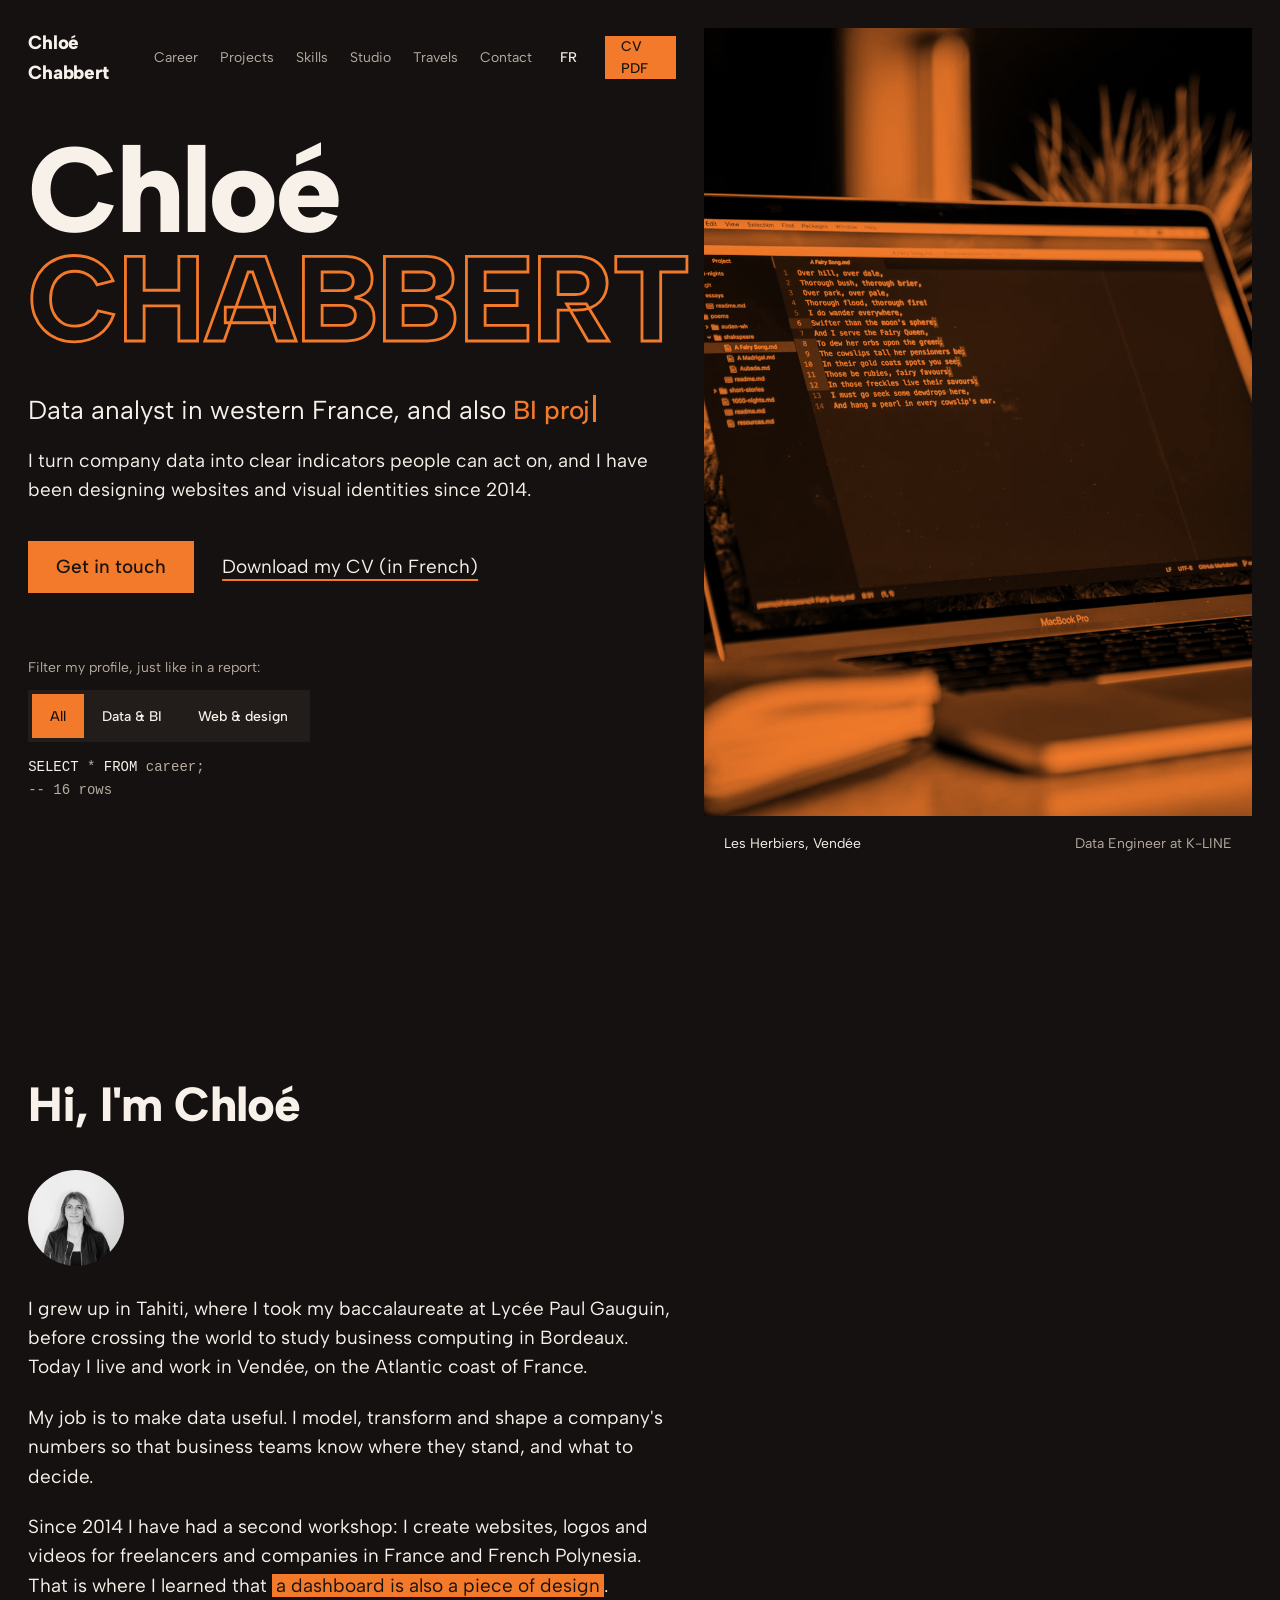
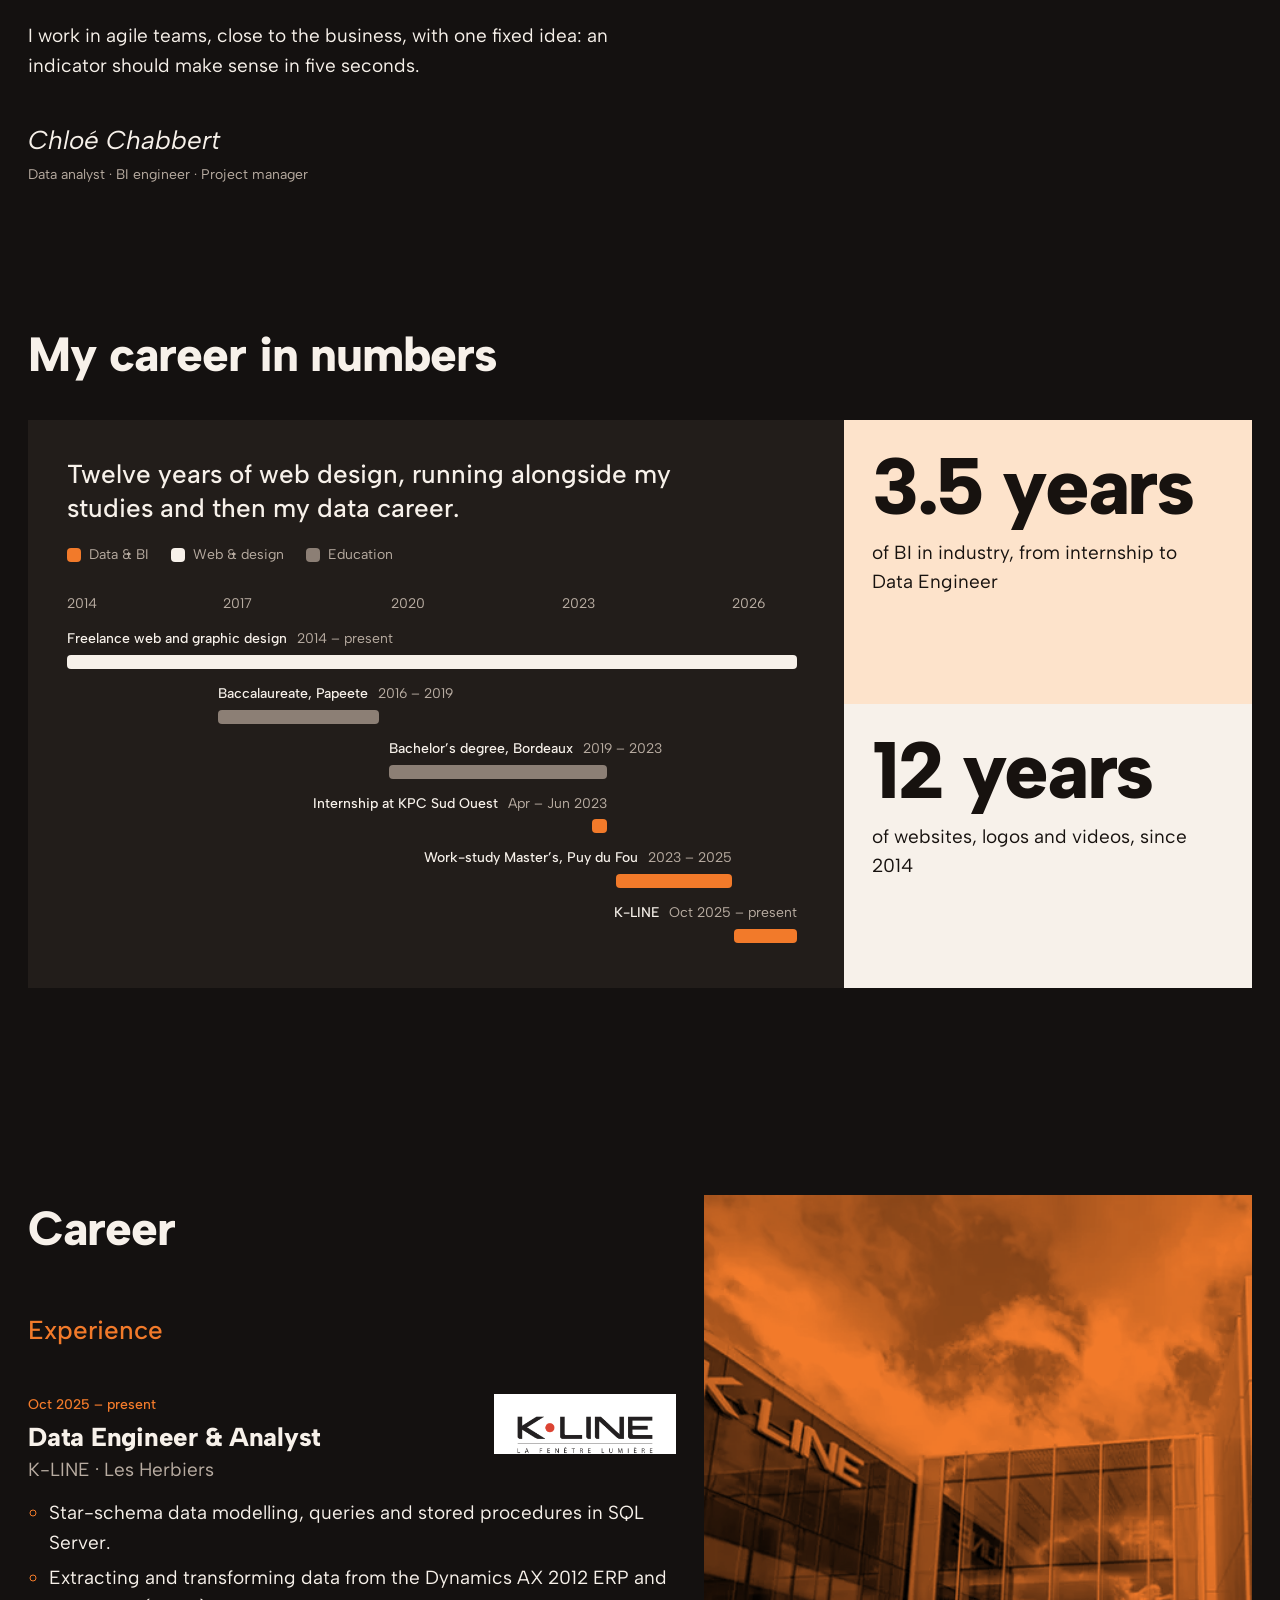
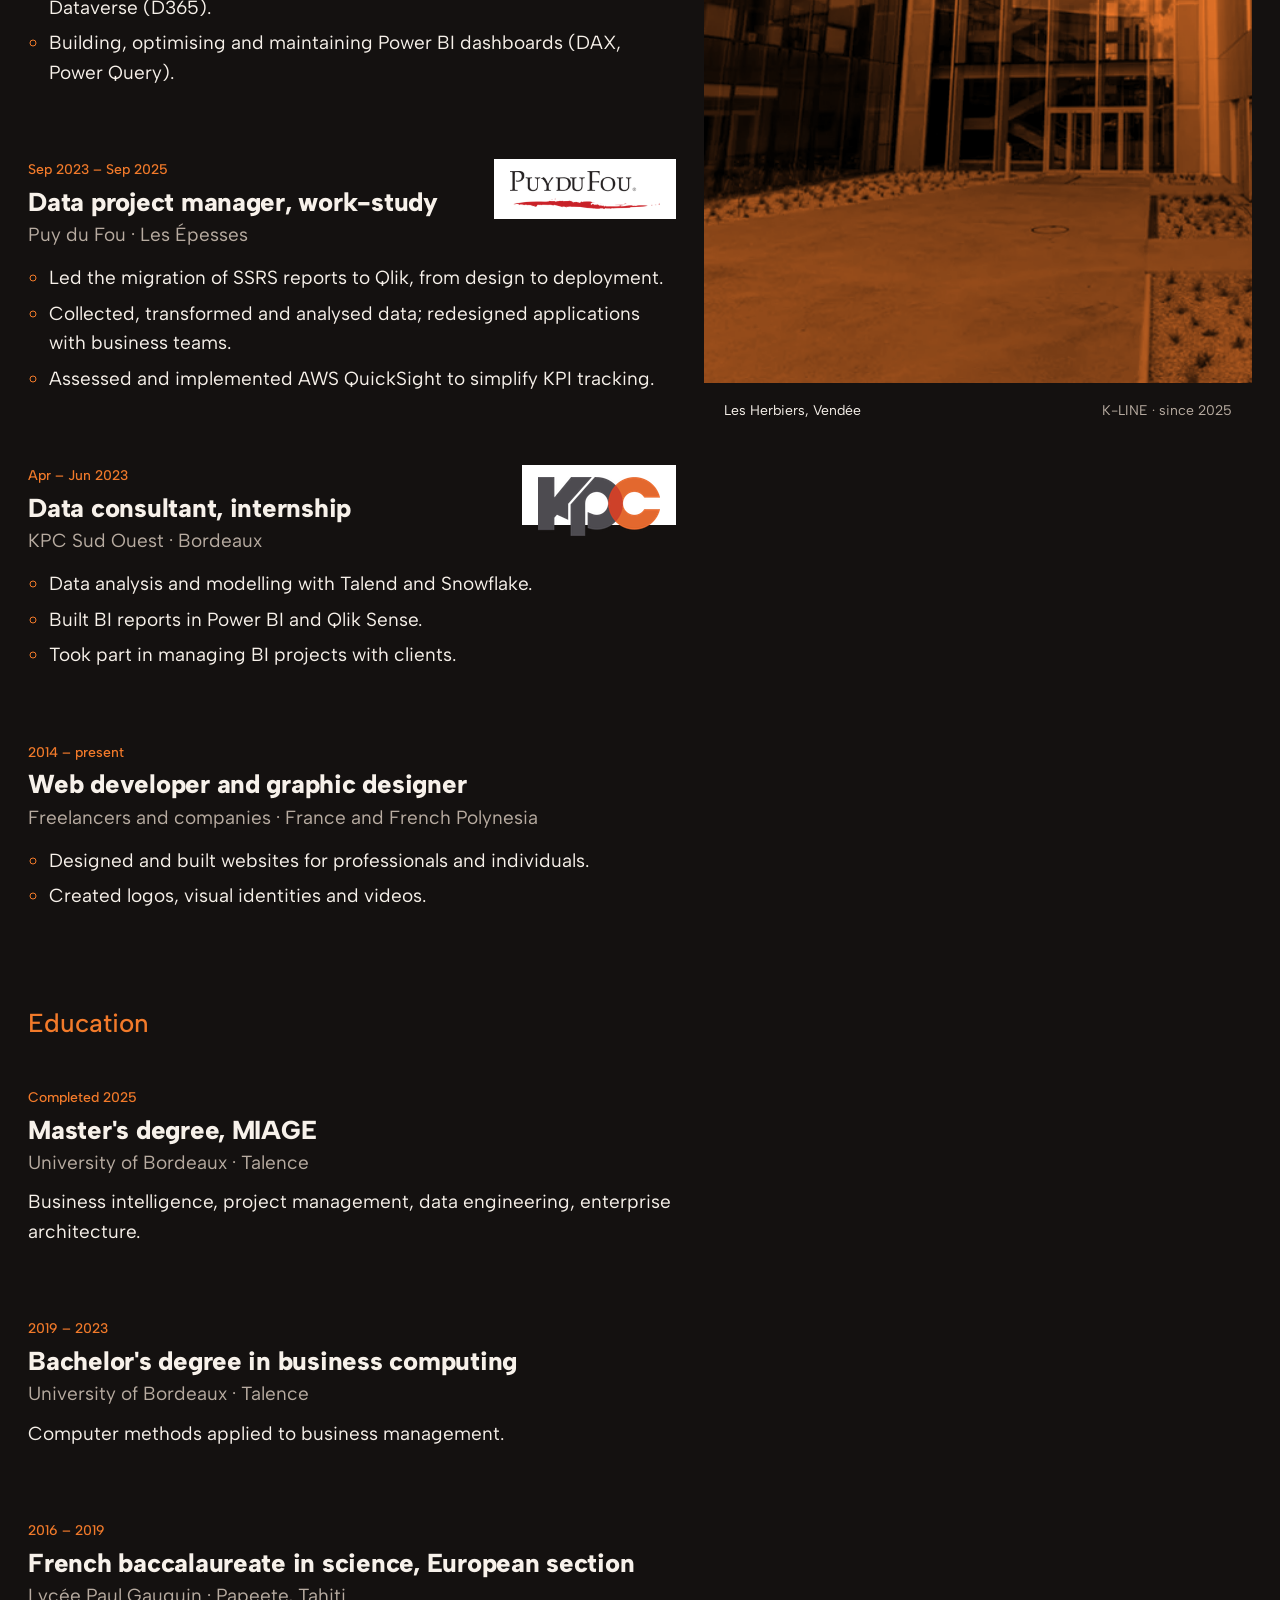
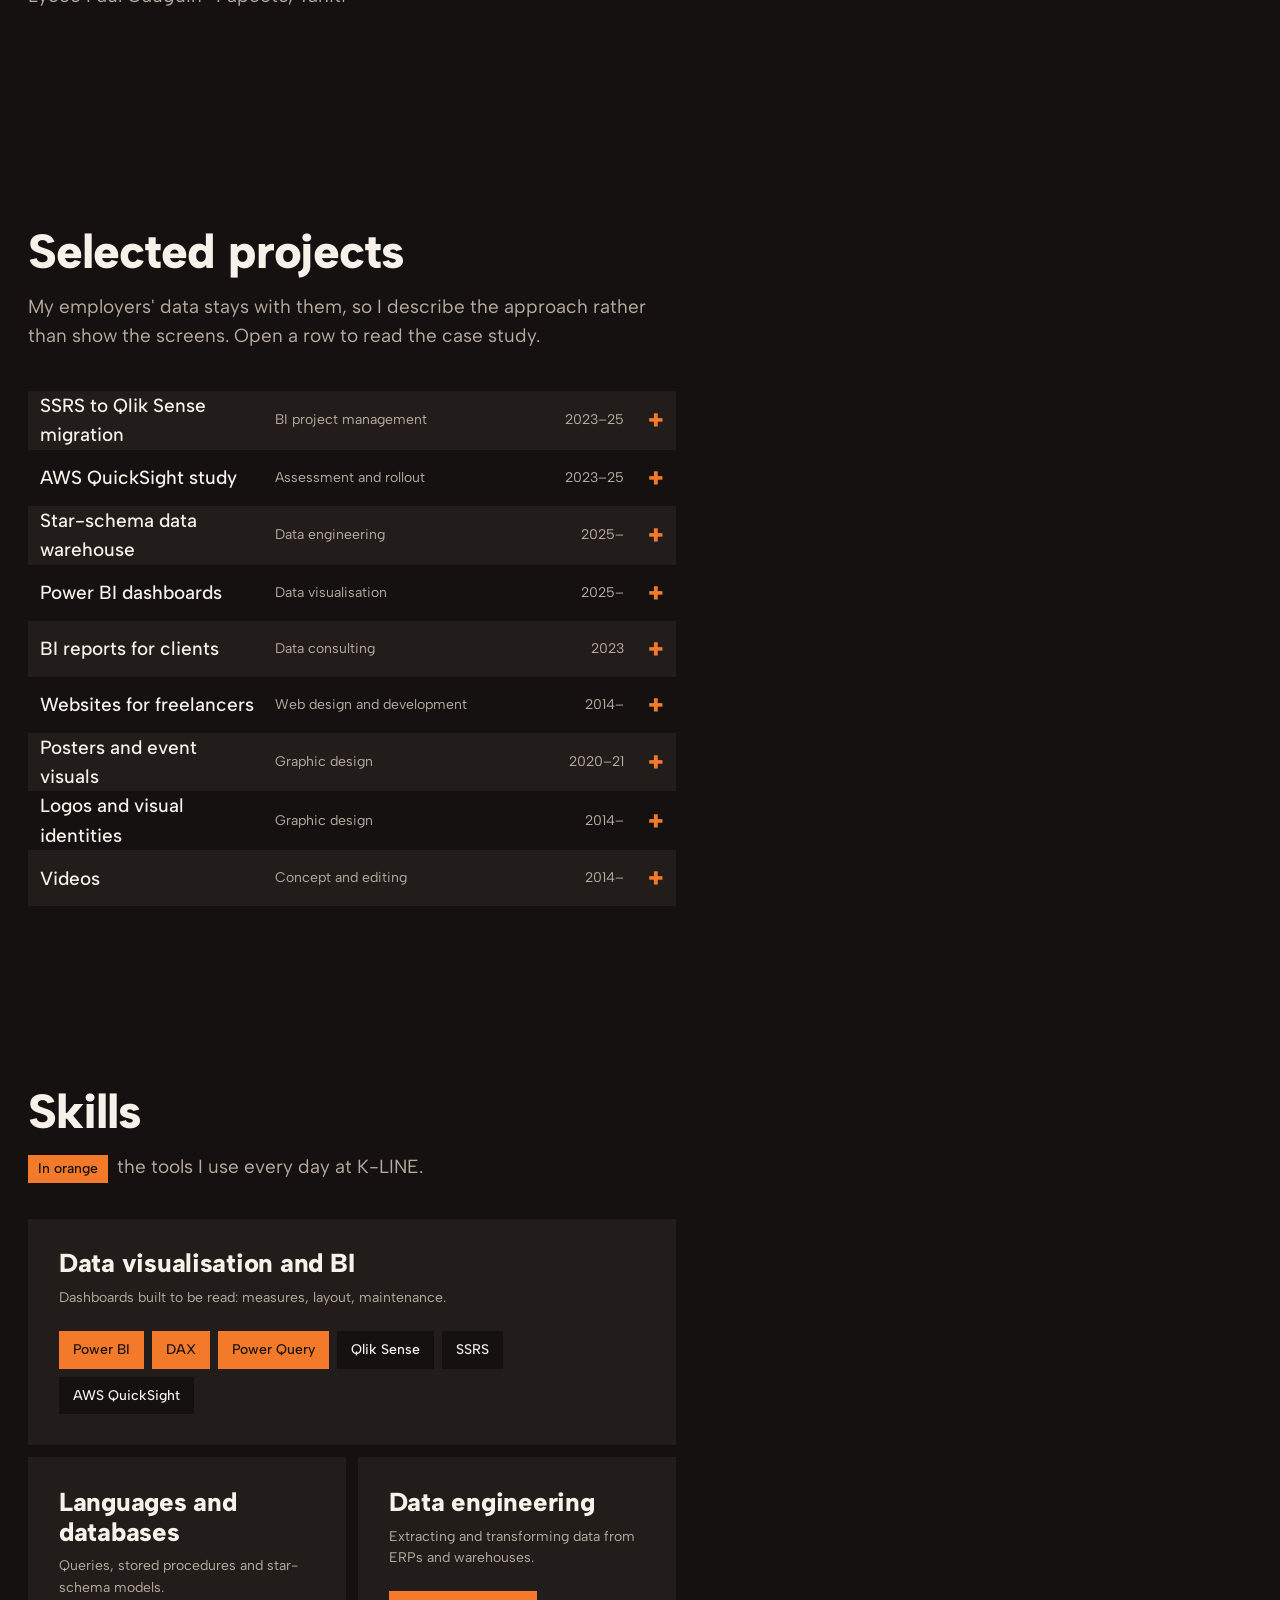
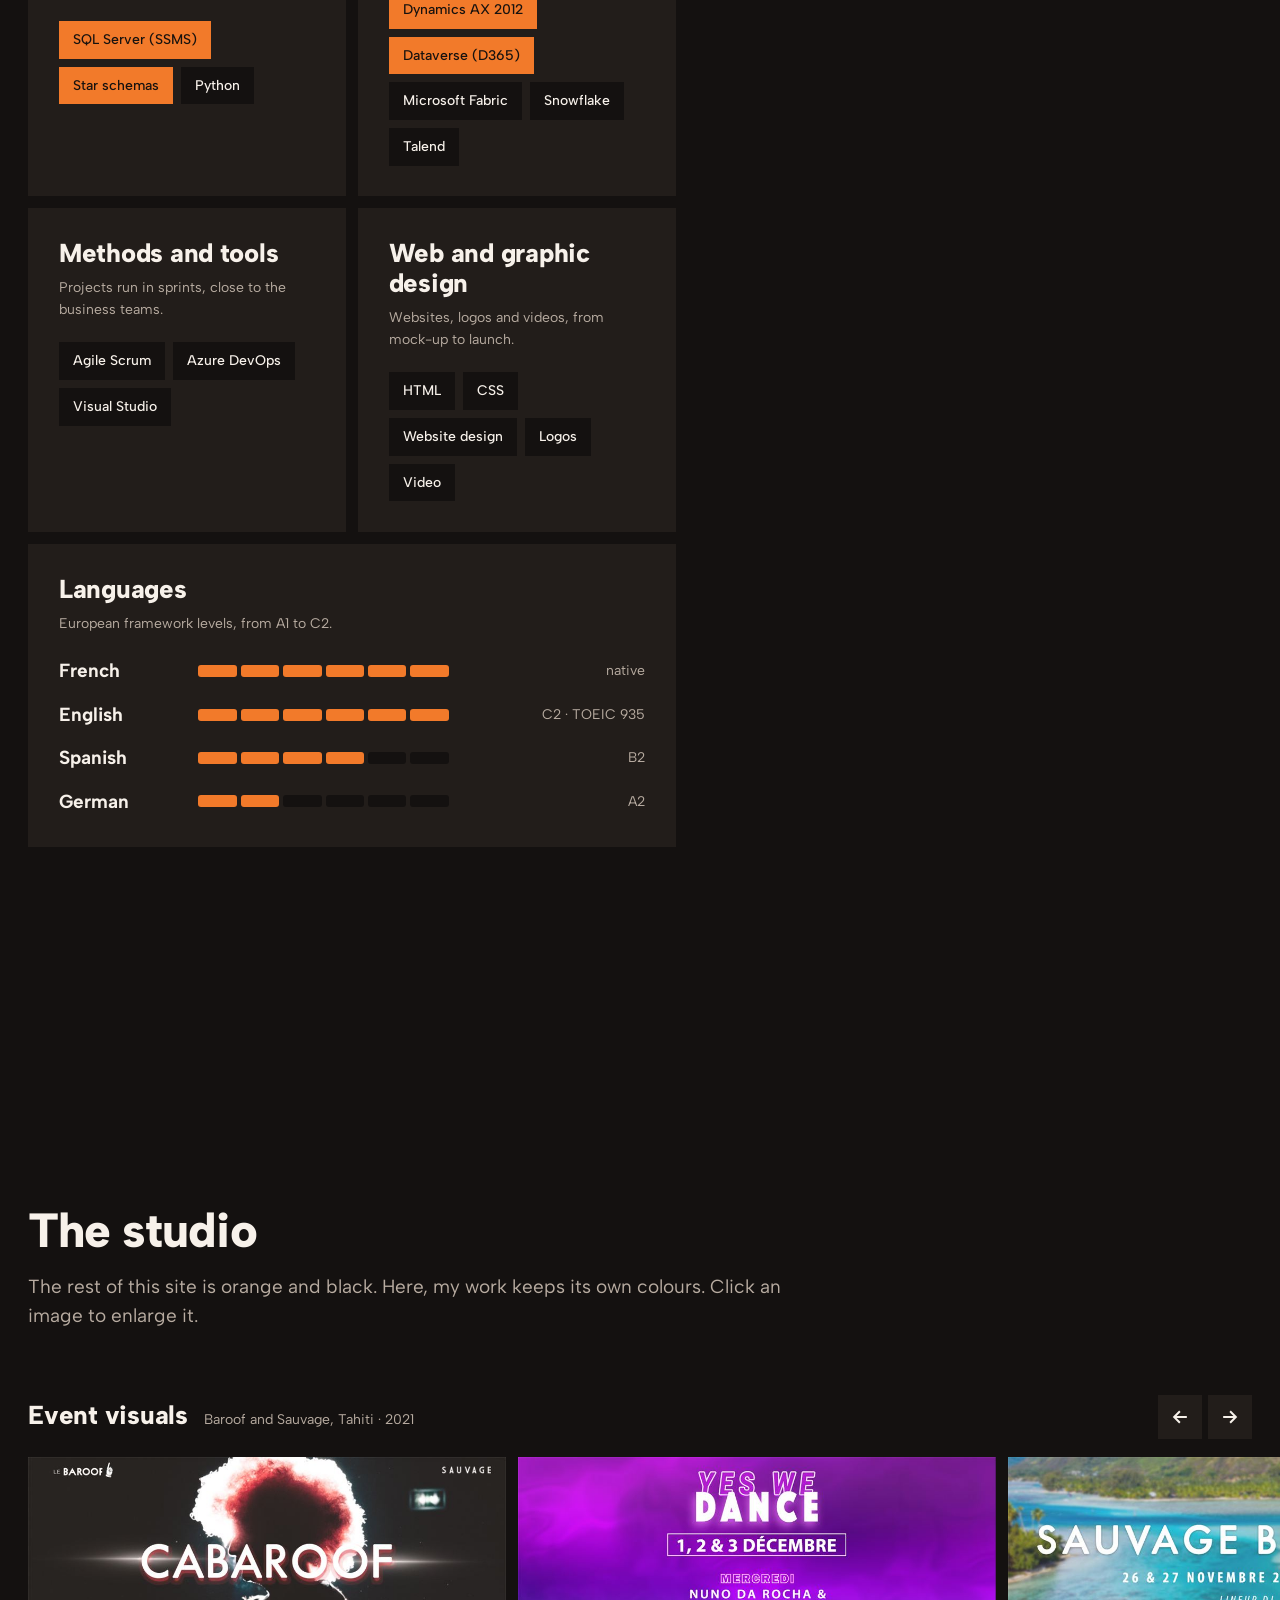
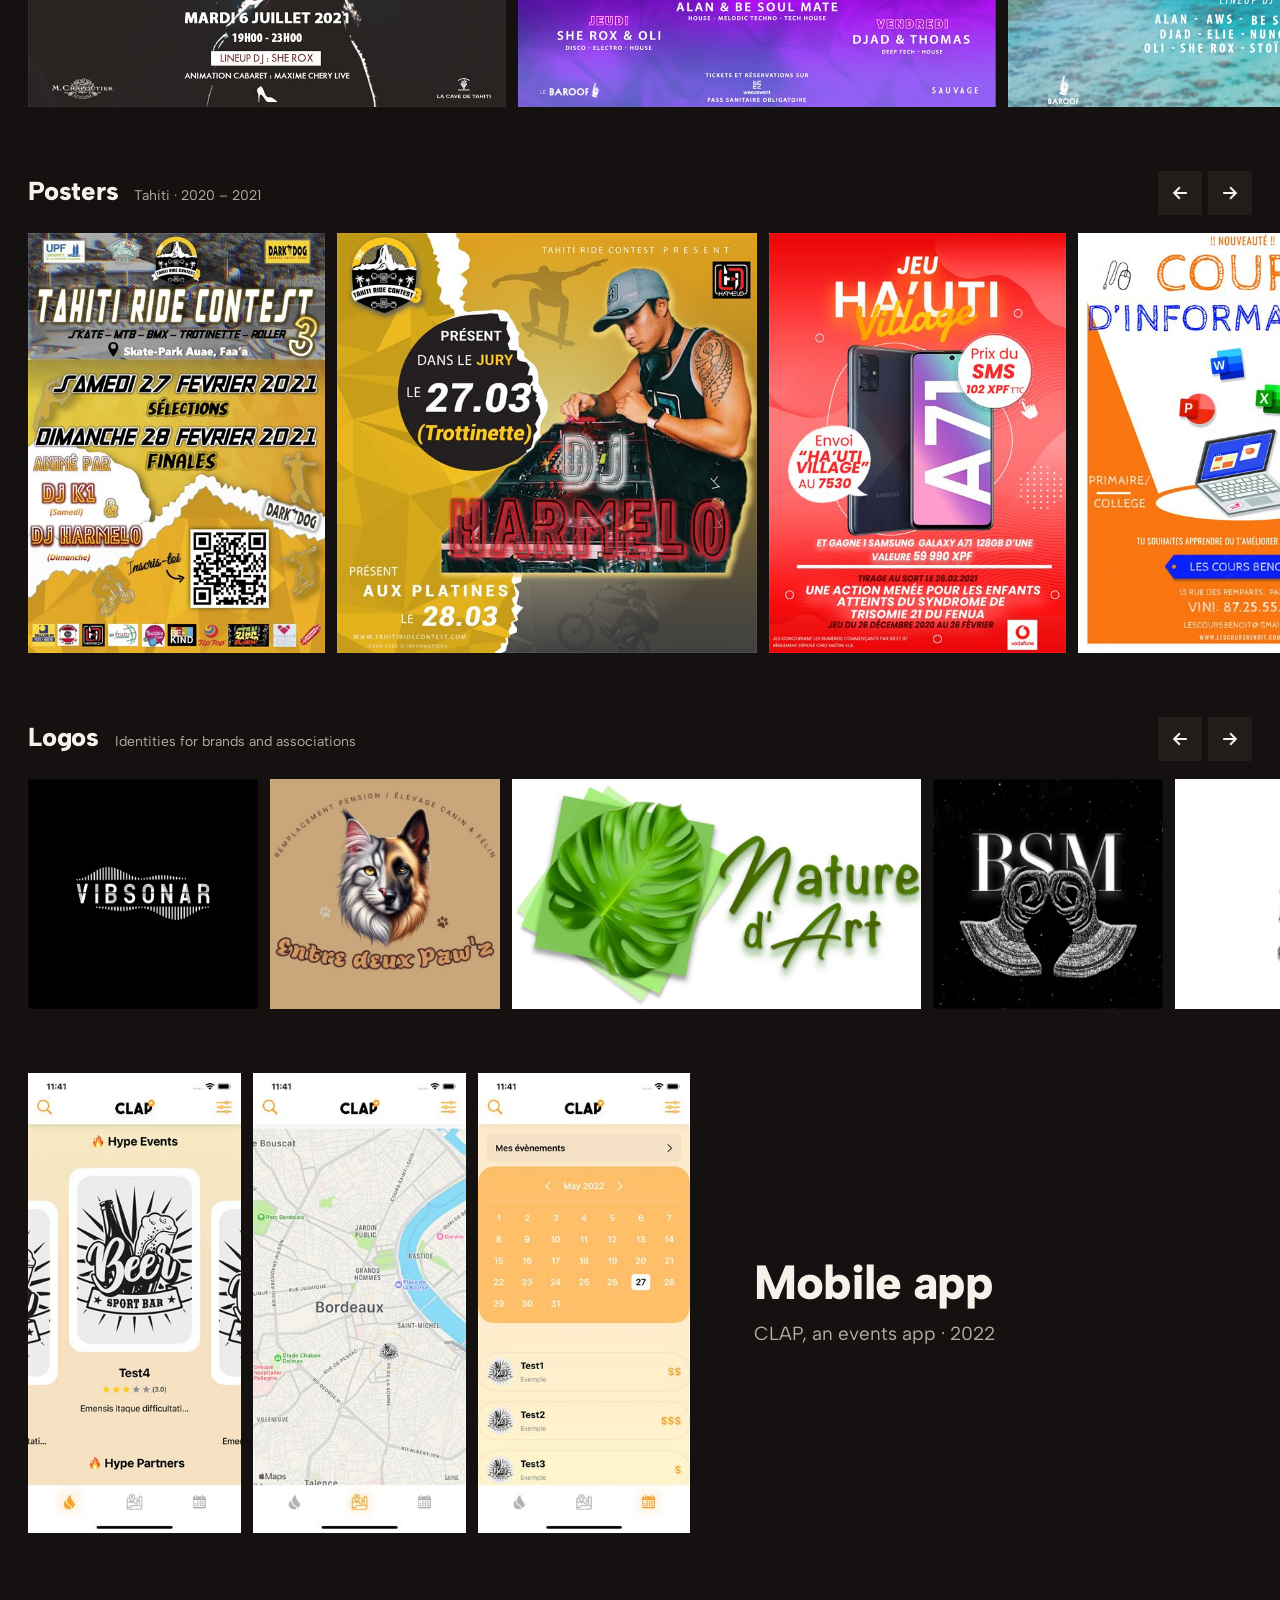
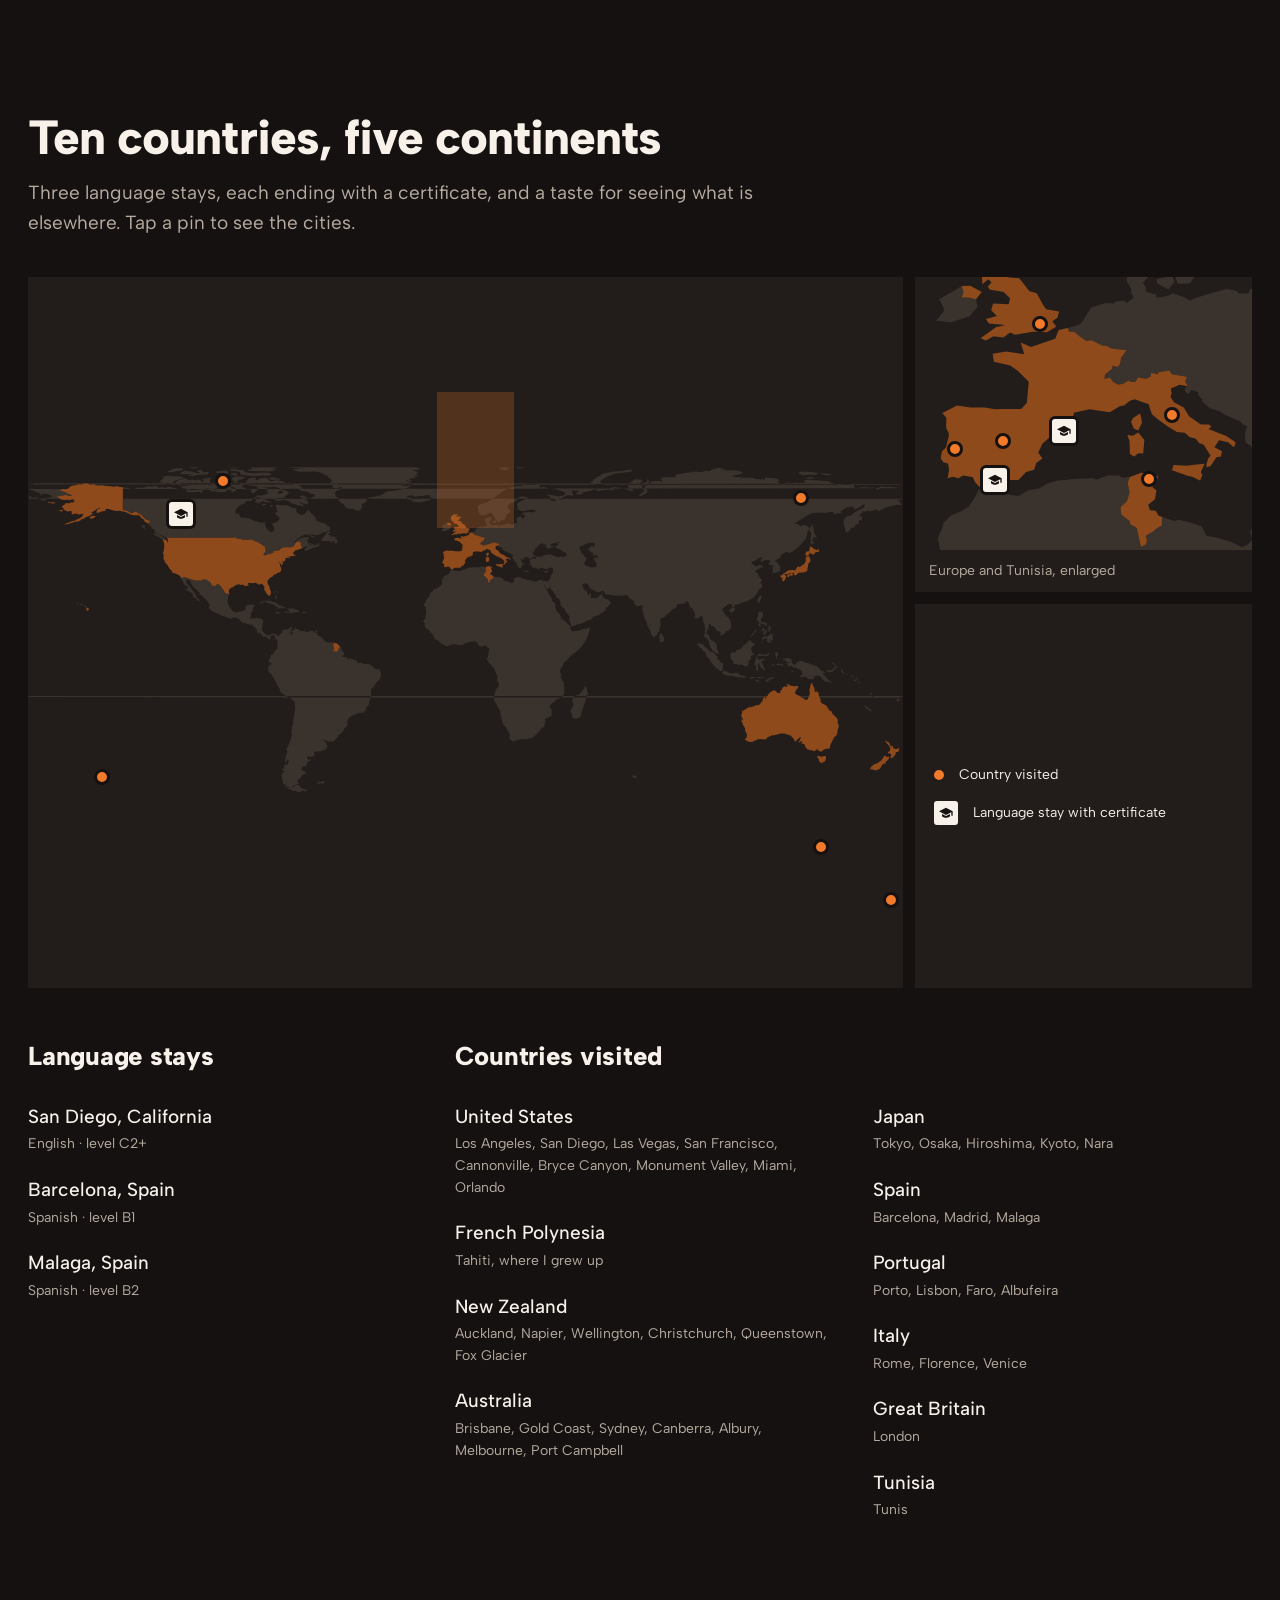
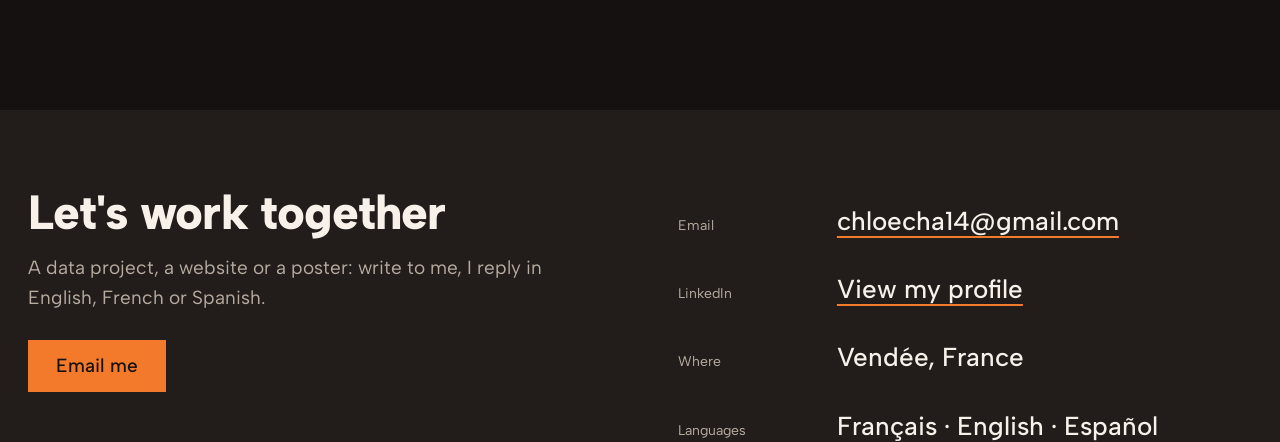
<file: en.html>
<!doctype html>
<html lang="en">
<head>
  <meta charset="utf-8">
  <meta name="viewport" content="width=device-width, initial-scale=1">
  <title>Chloé Chabbert · Data analyst &amp; web designer</title>
  <meta name="description" content="Chloé Chabbert, data analyst and BI engineer in western France: Power BI and Qlik dashboards, SQL data modelling, data project management. Web and graphic designer since 2014.">
  <meta property="og:title" content="Chloé Chabbert · Data analyst &amp; web designer">
  <meta property="og:description" content="I turn company data into clear indicators people can act on, and I have been designing websites and visual identities since 2014.">
  <meta property="og:image" content="assets/chloe.jpg">
  <meta property="og:type" content="website">
  <meta property="og:locale" content="en_GB">
  <link rel="alternate" hreflang="fr" href="index.html">
  <link rel="alternate" hreflang="en" href="en.html">
  <link rel="icon" href="data:image/svg+xml,%3Csvg xmlns='http://www.w3.org/2000/svg' viewBox='0 0 64 64'%3E%3Crect width='64' height='64' fill='%23141110'/%3E%3Ctext x='50%25' y='56%25' dominant-baseline='middle' text-anchor='middle' font-family='Arial' font-weight='800' font-size='30' fill='%23F27A2A'%3ECC%3C/text%3E%3C/svg%3E">
  <link rel="preconnect" href="https://fonts.googleapis.com">
  <link rel="preconnect" href="https://fonts.gstatic.com" crossorigin>
  <link href="https://fonts.googleapis.com/css2?family=Albert+Sans:ital,wght@0,400;0,500;0,800;1,400&display=swap" rel="stylesheet">
  <link rel="stylesheet" href="styles.css">
  <script>document.documentElement.classList.add('js')</script>
</head>
<body data-view="all">
  <a class="skip" href="#career">Skip to career</a>

  <!-- ============ 1. Home + about: reading column + fixed photograph ============ -->
  <header class="bar">
    <a class="wordmark" href="#top" aria-label="Chloé Chabbert, back to top">Chloé Chabbert</a>
    <nav class="links" aria-label="Sections">
      <a href="#career">Career</a>
      <a href="#projects">Projects</a>
      <a href="#skills">Skills</a>
      <a href="#studio">Studio</a>
      <a href="#travels">Travels</a>
      <a href="#contact">Contact</a>
    </nav>
    <a class="lang" href="index.html" hreflang="fr" lang="fr" aria-label="Version française">FR</a>
    <a class="btn btn--small" href="assets/CV_Chloe_Chabbert.pdf" download>CV PDF</a>
  </header>

  <button type="button" class="menu-btn" id="menu-btn" aria-haspopup="dialog" aria-controls="drawer"><svg viewBox="0 0 24 24" width="18" height="18" aria-hidden="true"><path d="M3 7h18M3 12h18M3 17h18" fill="none" stroke="currentColor" stroke-width="2.4" stroke-linecap="square"/></svg><span>Menu</span></button>
  <dialog class="drawer" id="drawer" aria-label="Site menu">
    <div class="drawer__top">
      <p class="drawer__mark">Chloé Chabbert</p>
      <button type="button" class="drawer__close" data-close aria-label="Close the menu"><svg viewBox="0 0 24 24" width="22" height="22" aria-hidden="true"><path d="M5 5l14 14M19 5L5 19" fill="none" stroke="currentColor" stroke-width="2.4" stroke-linecap="square"/></svg></button>
    </div>
    <nav class="drawer__nav" aria-label="Site menu">
      <a href="#top">Home</a>
      <a href="#career">Career</a>
      <a href="#projects">Projects</a>
      <a href="#skills">Skills</a>
      <a href="#studio">Studio</a>
      <a href="#travels">Travels</a>
      <a href="#contact">Contact</a>
    </nav>
    <div class="drawer__foot">
      <a class="btn" href="assets/CV_Chloe_Chabbert.pdf" download>Download my CV (in French)</a>
      <p><a href="mailto:chloecha14@gmail.com">chloecha14@gmail.com</a></p>
      <p><a href="https://www.linkedin.com/in/chloechabbert/?locale=en-US" target="_blank" rel="noopener">LinkedIn</a> · <a href="index.html" hreflang="fr" lang="fr">Version française</a></p>
    </div>
  </dialog>


  <div class="split">
    <main class="read" id="top">

      <section class="hero" data-scene="herbiers" aria-labelledby="title">
        <h1 id="title" class="name reveal">
          <span class="name__first">Chloé</span>
          <span class="name__last">Chabbert</span>
        </h1>
        <p class="role reveal">Data analyst in western France, and also <span class="typed" data-words="BI engineer|BI project manager|web designer|graphic designer">BI engineer</span><span class="caret" aria-hidden="true"></span></p>
        <p class="lead reveal">I turn company data into clear indicators people can act on, and I have been designing websites and visual identities since 2014.</p>
        <div class="actions reveal">
          <a class="btn" href="mailto:chloecha14@gmail.com?subject=Hello%20from%20your%20portfolio">Get in touch</a>
          <a class="textlink" href="assets/CV_Chloe_Chabbert.pdf" download>Download my CV (in French)</a>
        </div>

        <div class="slicer-home reveal" id="slicer-home">
          <p class="slicer-label" id="slicer-label">Filter my profile, just like in a report:</p>
          <div class="slicer" role="group" aria-labelledby="slicer-label">
            <button type="button" data-set-view="all" aria-pressed="true">All</button>
            <button type="button" data-set-view="data" aria-pressed="false">Data &amp; BI</button>
            <button type="button" data-set-view="web" aria-pressed="false">Web &amp; design</button>
          </div>
          <pre class="query" aria-live="polite"><code id="query">SELECT * FROM career;</code></pre>
        </div>
      </section>

      <section class="about" id="about" data-scene="plage" aria-labelledby="about-title">
        <h2 id="about-title" class="reveal">Hi, I'm Chloé</h2>
        <div class="letter">
          <img class="letter__face reveal" src="assets/chloe.jpg" width="605" height="807" alt="" loading="lazy">
          <p class="reveal">I grew up in Tahiti, where I took my baccalaureate at Lycée Paul Gauguin, before crossing the world to study business computing in Bordeaux. Today I live and work in Vendée, on the Atlantic coast of France.</p>
          <p class="reveal">My job is to make data useful. I model, transform and shape a company's numbers so that business teams know where they stand, and what to decide.</p>
          <p class="reveal">Since 2014 I have had a second workshop: I create websites, logos and videos for freelancers and companies in France and French Polynesia. That is where I learned that <mark>a dashboard is also a piece of design</mark>.</p>
          <p class="reveal">I work in agile teams, close to the business, with one fixed idea: an indicator should make sense in five seconds.</p>
          <p class="sign reveal">Chloé Chabbert<span>Data analyst · BI engineer · Project manager</span></p>
        </div>
      </section>
    </main>

    <aside class="stage" aria-label="Photograph">
      <div class="stage__frame">
        <figure class="scene is-on" data-scene-img="herbiers">
          <img src="assets/accueil-code.jpg" width="1920" height="1280" alt="A laptop open on a code editor" fetchpriority="high">
          <figcaption><span>Les Herbiers, Vendée</span><span>Data Engineer at K-LINE</span></figcaption>
        </figure>
        <figure class="scene" data-scene-img="plage">
          <img src="assets/tahiti.jpg" width="800" height="528" alt="Aerial view of a lagoon in Tahiti, lined with coconut palms and overwater bungalows" loading="lazy">
          <figcaption><span>Tahiti, French Polynesia</span><span>Where I grew up</span></figcaption>
        </figure>
      </div>
    </aside>
  </div>

  <!-- ============ 2. In numbers: full-width mosaic driven by the filter ============ -->
  <section class="stats" id="numbers" aria-labelledby="numbers-title">
    <h2 id="numbers-title" class="stats__title reveal">My career in numbers</h2>
    <div class="mosaic">
      <div class="gantt">
        <p class="gantt__title">Twelve years of web design, running alongside my studies and then my data career.</p>
        <p class="gantt__legend"><span><i class="key key--data"></i>Data &amp; BI</span><span><i class="key key--web"></i>Web &amp; design</span><span><i class="key key--edu"></i>Education</span></p>
        <p class="gantt__axis" aria-hidden="true"><span style="--y:2014">2014</span><span style="--y:2017">2017</span><span style="--y:2020">2020</span><span style="--y:2023">2023</span><span style="--y:2026">2026</span></p>
        <ol class="gantt__rows">
          <li class="grow" data-gcat="web" style="--s:2014;--e:2026.85"><a href="#exp-web"><span class="grow__label">Freelance web and graphic design <span>2014 – present</span></span><span class="grow__track"><span class="grow__bar grow__bar--web"></span></span></a></li>
          <li class="grow" data-gcat="edu" style="--s:2016.67;--e:2019.5"><a href="#edu-bac"><span class="grow__label">Baccalaureate, Papeete <span>2016 – 2019</span></span><span class="grow__track"><span class="grow__bar grow__bar--edu"></span></span></a></li>
          <li class="grow" data-gcat="edu" style="--s:2019.67;--e:2023.5"><a href="#edu-licence"><span class="grow__label">Bachelor’s degree, Bordeaux <span>2019 – 2023</span></span><span class="grow__track"><span class="grow__bar grow__bar--edu"></span></span></a></li>
          <li class="grow" data-gcat="data" style="--s:2023.25;--e:2023.5"><a href="#exp-kpc"><span class="grow__label">Internship at KPC Sud Ouest <span>Apr – Jun 2023</span></span><span class="grow__track"><span class="grow__bar grow__bar--data"></span></span></a></li>
          <li class="grow" data-gcat="data" style="--s:2023.67;--e:2025.7"><a href="#exp-puydufou"><span class="grow__label">Work-study Master’s, Puy du Fou <span>2023 – 2025</span></span><span class="grow__track"><span class="grow__bar grow__bar--data"></span></span></a></li>
          <li class="grow" data-gcat="data" style="--s:2025.75;--e:2026.85"><a href="#exp-kline"><span class="grow__label">K-LINE <span>Oct 2025 – present</span></span><span class="grow__track"><span class="grow__bar grow__bar--data"></span></span></a></li>
        </ol>
      </div>
      <div class="tile tile--a" aria-live="polite">
        <p class="tile__fig" data-kpi="a-fig">3.5 years</p>
        <p class="tile__cap" data-kpi="a-cap">of BI in industry, from internship to Data Engineer</p>
      </div>
      <div class="tile tile--b" aria-live="polite">
        <p class="tile__fig" data-kpi="b-fig">12 years</p>
        <p class="tile__cap" data-kpi="b-cap">of websites, logos and videos, since 2014</p>
      </div>
    </div>
  </section>

  <!-- ============ 3. Career, projects, skills: second fixed stage ============ -->
  <div class="split split--b">
    <div class="read">
      <section class="timeline" id="career" aria-labelledby="career-title">
        <h2 id="career-title" class="reveal">Career</h2>

        <h3 class="timeline__sub reveal">Experience</h3>
        <ol class="entries">
          <li class="entry" id="exp-kline" data-cat="data" data-scene="kline">
            <span class="entry__logo reveal"><img src="assets/logos/k-line.png" width="554" height="202" alt="K-LINE logo" loading="lazy"></span>
            <p class="entry__date reveal">Oct 2025 – present</p>
            <h4 class="entry__title reveal">Data Engineer &amp; Analyst</h4>
            <p class="entry__org reveal">K-LINE · Les Herbiers</p>
            <ul class="reveal">
              <li>Star-schema data modelling, queries and stored procedures in SQL Server.</li>
              <li>Extracting and transforming data from the Dynamics AX 2012 ERP and Dataverse (D365).</li>
              <li>Building, optimising and maintaining Power BI dashboards (DAX, Power Query).</li>
            </ul>
          </li>
          <li class="entry" id="exp-puydufou" data-cat="data" data-scene="puydufou">
            <span class="entry__logo reveal"><img src="assets/logos/puy-du-fou.png" width="240" height="61" alt="Puy du Fou logo" loading="lazy"></span>
            <p class="entry__date reveal">Sep 2023 – Sep 2025</p>
            <h4 class="entry__title reveal">Data project manager, work-study</h4>
            <p class="entry__org reveal">Puy du Fou · Les Épesses</p>
            <ul class="reveal">
              <li>Led the migration of SSRS reports to Qlik, from design to deployment.</li>
              <li>Collected, transformed and analysed data; redesigned applications with business teams.</li>
              <li>Assessed and implemented AWS QuickSight to simplify KPI tracking.</li>
            </ul>
          </li>
          <li class="entry" id="exp-kpc" data-cat="data" data-scene="bordeaux">
            <span class="entry__logo reveal"><img src="assets/logos/kpc.png" width="122" height="59" alt="KPC logo" loading="lazy"></span>
            <p class="entry__date reveal">Apr – Jun 2023</p>
            <h4 class="entry__title reveal">Data consultant, internship</h4>
            <p class="entry__org reveal">KPC Sud Ouest · Bordeaux</p>
            <ul class="reveal">
              <li>Data analysis and modelling with Talend and Snowflake.</li>
              <li>Built BI reports in Power BI and Qlik Sense.</li>
              <li>Took part in managing BI projects with clients.</li>
            </ul>
          </li>
          <li class="entry" id="exp-web" data-cat="web" data-scene="plage">
            <p class="entry__date reveal">2014 – present</p>
            <h4 class="entry__title reveal">Web developer and graphic designer</h4>
            <p class="entry__org reveal">Freelancers and companies · France and French Polynesia</p>
            <ul class="reveal">
              <li>Designed and built websites for professionals and individuals.</li>
              <li>Created logos, visual identities and videos.</li>
            </ul>
          </li>
        </ol>

        <h3 class="timeline__sub reveal">Education</h3>
        <ol class="entries">
          <li class="entry" id="edu-master" data-cat="data" data-scene="diplome">
            <p class="entry__date reveal">Completed 2025</p>
            <h4 class="entry__title reveal">Master's degree, MIAGE</h4>
            <p class="entry__org reveal">University of Bordeaux · Talence</p>
            <p class="entry__text reveal">Business intelligence, project management, data engineering, enterprise architecture.</p>
          </li>
          <li class="entry" id="edu-licence" data-cat="data" data-scene="diplome">
            <p class="entry__date reveal">2019 – 2023</p>
            <h4 class="entry__title reveal">Bachelor's degree in business computing</h4>
            <p class="entry__org reveal">University of Bordeaux · Talence</p>
            <p class="entry__text reveal">Computer methods applied to business management.</p>
          </li>
          <li class="entry" id="edu-bac" data-cat="all" data-scene="plage">
            <p class="entry__date reveal">2016 – 2019</p>
            <h4 class="entry__title reveal">French baccalaureate in science, European section</h4>
            <p class="entry__org reveal">Lycée Paul Gauguin · Papeete, Tahiti</p>
          </li>
        </ol>
      </section>

      <section class="work" id="projects" data-scene="kline" aria-labelledby="projects-title">
        <h2 id="projects-title" class="reveal">Selected projects</h2>
        <p class="work__intro reveal">My employers' data stays with them, so I describe the approach rather than show the screens. Open a row to read the case study.</p>
        <div class="ledger">
          <details class="row" data-cat="data">
            <summary><span class="row__name">SSRS to Qlik Sense migration</span><span class="row__kind">BI project management</span><span class="row__year">2023–25</span></summary>
            <div class="row__body">
              <p><strong>Context.</strong> At Puy du Fou, the legacy reports ran on SSRS: static, rarely read and hard to evolve.</p>
              <p><strong>What I did.</strong> Report inventory with the business teams, prioritisation, Qlik app design, testing and deployment, in agile sprints.</p>
              <p><strong>Tools.</strong> SSRS, Qlik Sense, SQL, Azure DevOps.</p>
            </div>
          </details>
          <details class="row" data-cat="data">
            <summary><span class="row__name">AWS QuickSight study</span><span class="row__kind">Assessment and rollout</span><span class="row__year">2023–25</span></summary>
            <div class="row__body">
              <p><strong>Context.</strong> Make key indicators easier for teams to reach, without multiplying reports.</p>
              <p><strong>What I did.</strong> Comparative study, rollout of the solution and the first KPI dashboards.</p>
              <p><strong>Tools.</strong> AWS QuickSight.</p>
            </div>
          </details>
          <details class="row" data-cat="data">
            <summary><span class="row__name">Star-schema data warehouse</span><span class="row__kind">Data engineering</span><span class="row__year">2025–</span></summary>
            <div class="row__body">
              <p><strong>Context.</strong> At K-LINE, data lives in the Dynamics AX 2012 ERP and in Dataverse (D365).</p>
              <p><strong>What I did.</strong> Extraction, transformation and star-schema modelling; queries and stored procedures that feed the reports.</p>
              <p><strong>Tools.</strong> SQL Server (SSMS), Dynamics AX 2012, Dataverse.</p>
            </div>
          </details>
          <details class="row" data-cat="data">
            <summary><span class="row__name">Power BI dashboards</span><span class="row__kind">Data visualisation</span><span class="row__year">2025–</span></summary>
            <div class="row__body">
              <p><strong>Context.</strong> Teams who need to see their numbers fast, and right.</p>
              <p><strong>What I did.</strong> Building, optimising and maintaining reports: DAX measures, Power Query preparation, layouts designed for reading.</p>
              <p><strong>Tools.</strong> Power BI, DAX, Power Query.</p>
            </div>
          </details>
          <details class="row" data-cat="data">
            <summary><span class="row__name">BI reports for clients</span><span class="row__kind">Data consulting</span><span class="row__year">2023</span></summary>
            <div class="row__body">
              <p><strong>Context.</strong> Consulting internship at KPC Sud Ouest, in Bordeaux.</p>
              <p><strong>What I did.</strong> Modelling in Talend and Snowflake, reports in Power BI and Qlik Sense, discussions with clients about their needs.</p>
              <p><strong>Tools.</strong> Talend, Snowflake, Power BI, Qlik Sense.</p>
            </div>
          </details>
          <details class="row" data-cat="web">
            <summary><span class="row__name">Websites for freelancers</span><span class="row__kind">Web design and development</span><span class="row__year">2014–</span></summary>
            <div class="row__body">
              <p><strong>Context.</strong> Professionals and individuals in France and Polynesia who needed a presence online.</p>
              <p><strong>What I did.</strong> Mock-ups, design, development and launch of their websites.</p>
            </div>
          </details>
          <details class="row" data-cat="web">
            <summary><span class="row__name">Posters and event visuals</span><span class="row__kind">Graphic design</span><span class="row__year">2020–21</span></summary>
            <div class="row__body">
              <p><strong>What I did.</strong> Posters, banners and weekly programmes for club nights, a board-sports contest and local businesses in Tahiti.</p>
              <p><strong>See them.</strong> <a href="#studio">In the studio, further down</a>.</p>
            </div>
          </details>
          <details class="row" data-cat="web">
            <summary><span class="row__name">Logos and visual identities</span><span class="row__kind">Graphic design</span><span class="row__year">2014–</span></summary>
            <div class="row__body">
              <p><strong>What I did.</strong> Logos, brand guidelines and printed materials for companies and individuals.</p>
              <p><strong>See them.</strong> <a href="#studio">In the studio, further down</a>.</p>
            </div>
          </details>
          <details class="row" data-cat="web">
            <summary><span class="row__name">Videos</span><span class="row__kind">Concept and editing</span><span class="row__year">2014–</span></summary>
            <div class="row__body">
              <p><strong>What I did.</strong> Concept and editing of videos for clients.</p>
            </div>
          </details>
        </div>
      </section>

      <section class="skills" id="skills" data-scene="bordeaux" aria-labelledby="skills-h">
        <h2 id="skills-h" class="reveal">Skills</h2>
        <p class="skills__note reveal"><span class="chipkey">In orange</span> the tools I use every day at K-LINE.</p>
        <div class="bento">
          <article class="card card--wide reveal" data-cat="data">
            <h3>Data visualisation and BI</h3>
            <p>Dashboards built to be read: measures, layout, maintenance.</p>
            <ul class="chips"><li class="is-daily">Power BI</li><li class="is-daily">DAX</li><li class="is-daily">Power Query</li><li>Qlik Sense</li><li>SSRS</li><li>AWS QuickSight</li></ul>
          </article>
          <article class="card reveal" data-cat="data">
            <h3>Languages and databases</h3>
            <p>Queries, stored procedures and star-schema models.</p>
            <ul class="chips"><li class="is-daily">SQL Server (SSMS)</li><li class="is-daily">Star schemas</li><li>Python</li></ul>
          </article>
          <article class="card reveal" data-cat="data">
            <h3>Data engineering</h3>
            <p>Extracting and transforming data from ERPs and warehouses.</p>
            <ul class="chips"><li class="is-daily">Dynamics AX 2012</li><li class="is-daily">Dataverse (D365)</li><li>Microsoft Fabric</li><li>Snowflake</li><li>Talend</li></ul>
          </article>
          <article class="card reveal" data-cat="data">
            <h3>Methods and tools</h3>
            <p>Projects run in sprints, close to the business teams.</p>
            <ul class="chips"><li>Agile Scrum</li><li>Azure DevOps</li><li>Visual Studio</li></ul>
          </article>
          <article class="card reveal" data-cat="web">
            <h3>Web and graphic design</h3>
            <p>Websites, logos and videos, from mock-up to launch.</p>
            <ul class="chips"><li>HTML</li><li>CSS</li><li>Website design</li><li>Logos</li><li>Video</li></ul>
          </article>
          <article class="card card--wide reveal" data-cat="all">
            <h3>Languages</h3>
            <p>European framework levels, from A1 to C2.</p>
            <ul class="langs">
              <li><strong>French</strong><span class="meter" role="img" aria-label="6 out of 6"><i class="on"></i><i class="on"></i><i class="on"></i><i class="on"></i><i class="on"></i><i class="on"></i></span><span>native</span></li>
              <li><strong>English</strong><span class="meter" role="img" aria-label="6 out of 6"><i class="on"></i><i class="on"></i><i class="on"></i><i class="on"></i><i class="on"></i><i class="on"></i></span><span>C2 · TOEIC 935</span></li>
              <li><strong>Spanish</strong><span class="meter" role="img" aria-label="4 out of 6"><i class="on"></i><i class="on"></i><i class="on"></i><i class="on"></i><i></i><i></i></span><span>B2</span></li>
              <li><strong>German</strong><span class="meter" role="img" aria-label="2 out of 6"><i class="on"></i><i class="on"></i><i></i><i></i><i></i><i></i></span><span>A2</span></li>
            </ul>
          </article>
        </div>
      </section>
    </div>

    <aside class="stage" aria-label="Places along the way">
      <div class="stage__frame">
        <figure class="scene is-on" data-scene-img="kline">
          <img src="assets/les-herbiers.jpg" width="1920" height="1280" alt="The windmill on Mont des Alouettes, in Les Herbiers" loading="lazy">
          <figcaption><span>Les Herbiers, Vendée</span><span>K-LINE · since 2025</span></figcaption>
        </figure>
        <figure class="scene" data-scene-img="puydufou">
          <img src="assets/2013-sept-le-puy-du-fou-cinescenie.jpg" width="1920" height="1276" alt="Fireworks above the Cinéscénie night show at Puy du Fou" loading="lazy">
          <figcaption><span>Puy du Fou, Les Épesses</span><span>2023 – 2025 · work-study</span></figcaption>
        </figure>
        <figure class="scene" data-scene-img="bordeaux">
          <img src="assets/bordeaux-place-de-la-bourse-with-tram.jpg" width="1920" height="1285" alt="A tram passing the Place de la Bourse in Bordeaux" loading="lazy">
          <figcaption><span>Bordeaux</span><span>2019 – 2025 · studies and internship</span></figcaption>
        </figure>
        <figure class="scene" data-scene-img="diplome">
          <img src="assets/diplome.jpg" width="1500" height="2000" alt="Chloé receiving her degree on stage at the MIAGE graduation ceremony in Bordeaux" loading="lazy">
          <figcaption><span>University of Bordeaux</span><span>MIAGE graduation ceremony</span></figcaption>
        </figure>
        <figure class="scene" data-scene-img="plage">
          <img src="assets/tahiti.jpg" width="800" height="528" alt="Aerial view of a lagoon in Tahiti, lined with coconut palms and overwater bungalows" loading="lazy">
          <figcaption><span>Tahiti, French Polynesia</span><span>Where it all began</span></figcaption>
        </figure>
      </div>
    </aside>
  </div>

  <!-- ============ Atelier : les créations, en couleurs ============ -->
  <section class="atelier" id="studio" data-cat="web" aria-labelledby="studio-h">
    <div class="atelier__head">
      <h2 id="studio-h" class="reveal">The studio</h2>
      <p class="reveal">The rest of this site is orange and black. Here, my work keeps its own colours. Click an image to enlarge it.</p>
    </div>
    <div class="strip strip--evt">
      <div class="strip__head reveal">
        <h3>Event visuals</h3>
        <p>Baroof and Sauvage, Tahiti · 2021</p>
        <div class="strip__nav"><button type="button" data-dir="-1" aria-label="Previous images"><svg viewBox="0 0 24 24" width="20" height="20" aria-hidden="true"><path d="M19 12H6M11 6l-6 6 6 6" fill="none" stroke="currentColor" stroke-width="2.4" stroke-linecap="square"/></svg></button><button type="button" data-dir="1" aria-label="Next images"><svg viewBox="0 0 24 24" width="20" height="20" aria-hidden="true"><path d="M5 12h13M13 6l6 6-6 6" fill="none" stroke="currentColor" stroke-width="2.4" stroke-linecap="square"/></svg></button></div>
      </div>
      <ul class="strip__rail" tabindex="0" aria-label="Event visuals">
        <li><a href="assets/creations/evt-cabaroof-juillet.jpg" data-zoom data-w="1200" data-h="628" data-caption="Cabaroof, 6 July 2021"><img src="assets/creations/thumbs/evt-cabaroof-juillet.jpg" width="900" height="471" alt="Cabaroof, 6 July 2021" loading="lazy"></a></li>
        <li><a href="assets/creations/evt-yes-we-dance-1.jpg" data-zoom data-w="1200" data-h="628" data-caption="Yes We Dance, 1 to 3 December"><img src="assets/creations/thumbs/evt-yes-we-dance-1.jpg" width="900" height="471" alt="Yes We Dance, 1 to 3 December" loading="lazy"></a></li>
        <li><a href="assets/creations/evt-sauvage-birthday-1.jpg" data-zoom data-w="1200" data-h="628" data-caption="Sauvage Birthday, 26 and 27 November 2021"><img src="assets/creations/thumbs/evt-sauvage-birthday-1.jpg" width="900" height="471" alt="Sauvage Birthday, 26 and 27 November 2021" loading="lazy"></a></li>
        <li><a href="assets/creations/evt-halloween-1.jpg" data-zoom data-w="1200" data-h="628" data-caption="Halloween Special, 31 October"><img src="assets/creations/thumbs/evt-halloween-1.jpg" width="900" height="471" alt="Halloween Special, 31 October" loading="lazy"></a></li>
        <li><a href="assets/creations/evt-programme-juin-1.jpg" data-zoom data-w="1200" data-h="628" data-caption="Weekly programme, early June"><img src="assets/creations/thumbs/evt-programme-juin-1.jpg" width="900" height="471" alt="Weekly programme, early June" loading="lazy"></a></li>
        <li><a href="assets/creations/evt-cabaroof-aout.jpg" data-zoom data-w="1200" data-h="628" data-caption="Cabaroof, 17 August 2021"><img src="assets/creations/thumbs/evt-cabaroof-aout.jpg" width="900" height="471" alt="Cabaroof, 17 August 2021" loading="lazy"></a></li>
        <li><a href="assets/creations/evt-yes-we-dance-2.jpg" data-zoom data-w="1200" data-h="628" data-caption="Yes We Dance, 9 to 11 December"><img src="assets/creations/thumbs/evt-yes-we-dance-2.jpg" width="900" height="471" alt="Yes We Dance, 9 to 11 December" loading="lazy"></a></li>
        <li><a href="assets/creations/evt-nye-2022.jpg" data-zoom data-w="1200" data-h="628" data-caption="NYE 2022, New Year’s Eve party"><img src="assets/creations/thumbs/evt-nye-2022.jpg" width="900" height="471" alt="NYE 2022, New Year’s Eve party" loading="lazy"></a></li>
        <li><a href="assets/creations/evt-defile-tentation.jpg" data-zoom data-w="1200" data-h="628" data-caption="Défilé Tentation fashion show, 14 December"><img src="assets/creations/thumbs/evt-defile-tentation.jpg" width="900" height="471" alt="Défilé Tentation fashion show, 14 December" loading="lazy"></a></li>
        <li><a href="assets/creations/evt-electronic-weekend.jpg" data-zoom data-w="1200" data-h="628" data-caption="Electronic Week-end, 4 and 5 December"><img src="assets/creations/thumbs/evt-electronic-weekend.jpg" width="900" height="471" alt="Electronic Week-end, 4 and 5 December" loading="lazy"></a></li>
        <li><a href="assets/creations/evt-cabaroof-septembre.jpg" data-zoom data-w="1200" data-h="628" data-caption="Cabaroof, 14 September 2021"><img src="assets/creations/thumbs/evt-cabaroof-septembre.jpg" width="900" height="471" alt="Cabaroof, 14 September 2021" loading="lazy"></a></li>
        <li><a href="assets/creations/evt-yes-we-dance-3.jpg" data-zoom data-w="1200" data-h="628" data-caption="Yes We Dance, 16 to 18 December"><img src="assets/creations/thumbs/evt-yes-we-dance-3.jpg" width="900" height="471" alt="Yes We Dance, 16 to 18 December" loading="lazy"></a></li>
        <li><a href="assets/creations/evt-mixology.jpg" data-zoom data-w="1200" data-h="628" data-caption="Mixology, 15 July 2021"><img src="assets/creations/thumbs/evt-mixology.jpg" width="900" height="471" alt="Mixology, 15 July 2021" loading="lazy"></a></li>
        <li><a href="assets/creations/evt-sauvage-birthday-2.jpg" data-zoom data-w="1200" data-h="628" data-caption="Sauvage Birthday, second version"><img src="assets/creations/thumbs/evt-sauvage-birthday-2.jpg" width="900" height="471" alt="Sauvage Birthday, second version" loading="lazy"></a></li>
        <li><a href="assets/creations/evt-halloween-2.jpg" data-zoom data-w="1200" data-h="628" data-caption="Halloween Special, second version"><img src="assets/creations/thumbs/evt-halloween-2.jpg" width="900" height="471" alt="Halloween Special, second version" loading="lazy"></a></li>
        <li><a href="assets/creations/evt-thomas-is-back.jpg" data-zoom data-w="1600" data-h="900" data-caption="Thomas is back, 1 July 2021"><img src="assets/creations/thumbs/evt-thomas-is-back.jpg" width="900" height="506" alt="Thomas is back, 1 July 2021" loading="lazy"></a></li>
        <li><a href="assets/creations/evt-woodstock-pool-party.jpg" data-zoom data-w="1600" data-h="800" data-caption="Woodstock Pool Party, 15 May"><img src="assets/creations/thumbs/evt-woodstock-pool-party.jpg" width="900" height="450" alt="Woodstock Pool Party, 15 May" loading="lazy"></a></li>
        <li><a href="assets/creations/evt-cabaroof-octobre.jpg" data-zoom data-w="1200" data-h="628" data-caption="Cabaroof, 26 October 2021"><img src="assets/creations/thumbs/evt-cabaroof-octobre.jpg" width="900" height="471" alt="Cabaroof, 26 October 2021" loading="lazy"></a></li>
        <li><a href="assets/creations/evt-programme-juillet.jpg" data-zoom data-w="1200" data-h="628" data-caption="Weekly programme, July"><img src="assets/creations/thumbs/evt-programme-juillet.jpg" width="900" height="471" alt="Weekly programme, July" loading="lazy"></a></li>
        <li><a href="assets/creations/evt-programme-aout.jpg" data-zoom data-w="1200" data-h="628" data-caption="Weekly programme, August"><img src="assets/creations/thumbs/evt-programme-aout.jpg" width="900" height="471" alt="Weekly programme, August" loading="lazy"></a></li>
        <li><a href="assets/creations/evt-programme-juin-2.jpg" data-zoom data-w="1200" data-h="628" data-caption="Weekly programme, Fête de la musique"><img src="assets/creations/thumbs/evt-programme-juin-2.jpg" width="900" height="471" alt="Weekly programme, Fête de la musique" loading="lazy"></a></li>
        <li><a href="assets/creations/evt-programme-octobre.jpg" data-zoom data-w="1200" data-h="628" data-caption="Weekly programme, late October"><img src="assets/creations/thumbs/evt-programme-octobre.jpg" width="900" height="471" alt="Weekly programme, late October" loading="lazy"></a></li>
      </ul>
    </div>
    <div class="strip strip--aff">
      <div class="strip__head reveal">
        <h3>Posters</h3>
        <p>Tahiti · 2020 – 2021</p>
        <div class="strip__nav"><button type="button" data-dir="-1" aria-label="Previous images"><svg viewBox="0 0 24 24" width="20" height="20" aria-hidden="true"><path d="M19 12H6M11 6l-6 6 6 6" fill="none" stroke="currentColor" stroke-width="2.4" stroke-linecap="square"/></svg></button><button type="button" data-dir="1" aria-label="Next images"><svg viewBox="0 0 24 24" width="20" height="20" aria-hidden="true"><path d="M5 12h13M13 6l6 6-6 6" fill="none" stroke="currentColor" stroke-width="2.4" stroke-linecap="square"/></svg></button></div>
      </div>
      <ul class="strip__rail" tabindex="0" aria-label="Posters">
        <li><a href="assets/creations/aff-tahiti-ride-contest.jpg" data-zoom data-w="1131" data-h="1600" data-caption="Poster for the 3rd Tahiti Ride Contest, February 2021"><img src="assets/creations/thumbs/aff-tahiti-ride-contest.jpg" width="452" height="640" alt="Poster for the 3rd Tahiti Ride Contest, February 2021" loading="lazy"></a></li>
        <li><a href="assets/creations/aff-dj-harmelo.jpg" data-zoom data-w="1400" data-h="1400" data-caption="Tahiti Ride Contest: DJ Harmelo announcement"><img src="assets/creations/thumbs/aff-dj-harmelo.jpg" width="640" height="640" alt="Tahiti Ride Contest: DJ Harmelo announcement" loading="lazy"></a></li>
        <li><a href="assets/creations/aff-hauti-village.jpg" data-zoom data-w="990" data-h="1400" data-caption="Poster for the Ha’uti Village prize draw, 2020 – 2021"><img src="assets/creations/thumbs/aff-hauti-village.jpg" width="453" height="640" alt="Poster for the Ha’uti Village prize draw, 2020 – 2021" loading="lazy"></a></li>
        <li><a href="assets/creations/aff-cours-informatique.jpg" data-zoom data-w="1089" data-h="1400" data-caption="Poster for computer classes, Les Cours Benoit"><img src="assets/creations/thumbs/aff-cours-informatique.jpg" width="498" height="640" alt="Poster for computer classes, Les Cours Benoit" loading="lazy"></a></li>
        <li><a href="assets/creations/aff-angel-vs-demon.jpg" data-zoom data-w="600" data-h="822" data-caption="Poster for the Angel vs Demon party"><img src="assets/creations/thumbs/aff-angel-vs-demon.jpg" width="467" height="640" alt="Poster for the Angel vs Demon party" loading="lazy"></a></li>
      </ul>
    </div>
    <div class="strip strip--logo">
      <div class="strip__head reveal">
        <h3>Logos</h3>
        <p>Identities for brands and associations</p>
        <div class="strip__nav"><button type="button" data-dir="-1" aria-label="Previous images"><svg viewBox="0 0 24 24" width="20" height="20" aria-hidden="true"><path d="M19 12H6M11 6l-6 6 6 6" fill="none" stroke="currentColor" stroke-width="2.4" stroke-linecap="square"/></svg></button><button type="button" data-dir="1" aria-label="Next images"><svg viewBox="0 0 24 24" width="20" height="20" aria-hidden="true"><path d="M5 12h13M13 6l6 6-6 6" fill="none" stroke="currentColor" stroke-width="2.4" stroke-linecap="square"/></svg></button></div>
      </div>
      <ul class="strip__rail" tabindex="0" aria-label="Logos">
        <li><a href="assets/creations/logo-vibsonar.jpg" data-zoom data-w="1600" data-h="1600" data-caption="Vibsonar logo"><img src="assets/creations/thumbs/logo-vibsonar.jpg" width="640" height="640" alt="Vibsonar logo" loading="lazy"></a></li>
        <li><a href="assets/creations/logo-entre-deux-pawz.jpg" data-zoom data-w="500" data-h="500" data-caption="Entre deux Paw’z logo, dog and cat boarding and breeding"><img src="assets/creations/thumbs/logo-entre-deux-pawz.jpg" width="500" height="500" alt="Entre deux Paw’z logo, dog and cat boarding and breeding" loading="lazy"></a></li>
        <li><a href="assets/creations/logo-nature-dart.jpg" data-zoom data-w="1334" data-h="750" data-caption="Nature d’Art logo"><img src="assets/creations/thumbs/logo-nature-dart.jpg" width="900" height="506" alt="Nature d’Art logo" loading="lazy"></a></li>
        <li><a href="assets/creations/logo-bsm.jpg" data-zoom data-w="800" data-h="800" data-caption="BSM logo"><img src="assets/creations/thumbs/logo-bsm.jpg" width="640" height="640" alt="BSM logo" loading="lazy"></a></li>
        <li><a href="assets/creations/logo-sazy.jpg" data-zoom data-w="1600" data-h="900" data-caption="Sazy logo, a lion holding a rose"><img src="assets/creations/thumbs/logo-sazy.jpg" width="900" height="506" alt="Sazy logo, a lion holding a rose" loading="lazy"></a></li>
        <li><a href="assets/creations/logo-gafaire-au-fenua.jpg" data-zoom data-w="1400" data-h="1050" data-caption="GA’Faire @u Fenua logo"><img src="assets/creations/thumbs/logo-gafaire-au-fenua.jpg" width="853" height="640" alt="GA’Faire @u Fenua logo" loading="lazy"></a></li>
      </ul>
    </div>
    <div class="strip strip--app">
      <div class="strip__head reveal">
        <h3>Mobile app</h3>
        <p>CLAP, an events app · 2022</p>
        <div class="strip__nav"><button type="button" data-dir="-1" aria-label="Previous images"><svg viewBox="0 0 24 24" width="20" height="20" aria-hidden="true"><path d="M19 12H6M11 6l-6 6 6 6" fill="none" stroke="currentColor" stroke-width="2.4" stroke-linecap="square"/></svg></button><button type="button" data-dir="1" aria-label="Next images"><svg viewBox="0 0 24 24" width="20" height="20" aria-hidden="true"><path d="M5 12h13M13 6l6 6-6 6" fill="none" stroke="currentColor" stroke-width="2.4" stroke-linecap="square"/></svg></button></div>
      </div>
      <ul class="strip__rail" tabindex="0" aria-label="Mobile app">
        <li><a href="assets/creations/app-clap-accueil.jpg" data-zoom data-w="739" data-h="1600" data-caption="CLAP app: home screen with featured events"><img src="assets/creations/thumbs/app-clap-accueil.jpg" width="296" height="640" alt="CLAP app: home screen with featured events" loading="lazy"></a></li>
        <li><a href="assets/creations/app-clap-carte.jpg" data-zoom data-w="739" data-h="1600" data-caption="CLAP app: map of events in Bordeaux"><img src="assets/creations/thumbs/app-clap-carte.jpg" width="296" height="640" alt="CLAP app: map of events in Bordeaux" loading="lazy"></a></li>
        <li><a href="assets/creations/app-clap-agenda.jpg" data-zoom data-w="739" data-h="1600" data-caption="CLAP app: my events calendar"><img src="assets/creations/thumbs/app-clap-agenda.jpg" width="296" height="640" alt="CLAP app: my events calendar" loading="lazy"></a></li>
      </ul>
    </div>
  </section>

  <!-- ============ Voyages : la carte ============ -->
  <section class="travel" id="travels" aria-labelledby="travels-h">
    <div class="travel__head">
      <h2 id="travels-h" class="reveal">Ten countries, five continents</h2>
      <p class="reveal">Three language stays, each ending with a certificate, and a taste for seeing what is elsewhere. Tap a pin to see the cities.</p>
    </div>
    <div class="travel__grid reveal">
      <div class="map map--world"><div class="map__inner">
        <img src="assets/monde.svg" width="1000" height="378" alt="World map: the countries I have visited are in orange" loading="lazy">
        <span class="map__zone" aria-hidden="true"></span>
          <button type="button" class="pin" data-place="us" data-label="United States" aria-label="United States" style="--x:22.22%;--y:28.67%"></button>
          <button type="button" class="pin" data-place="pf" data-label="French Polynesia" aria-label="French Polynesia" style="--x:8.49%;--y:70.33%"></button>
          <button type="button" class="pin" data-place="nz" data-label="New Zealand" aria-label="New Zealand" style="--x:98.56%;--y:87.72%"></button>
          <button type="button" class="pin" data-place="au" data-label="Australia" aria-label="Australia" style="--x:90.56%;--y:80.14%"></button>
          <button type="button" class="pin" data-place="jp" data-label="Japan" aria-label="Japan" style="--x:88.33%;--y:31.17%"></button>
          <button type="button" class="pin pin--school" data-place="sd" data-label="San Diego, California" aria-label="San Diego, California" style="--x:17.46%;--y:33.29%"><svg viewBox="0 0 24 24" width="16" height="16" aria-hidden="true"><path d="M12 4 1.5 9.5 12 15l8-4.2V16h2V9.5L12 4Z" fill="currentColor"/><path d="M6 13.4V17c1.6 1.5 3.7 2.2 6 2.2s4.400-.7 6-2.200v-3.600L12 16.600 6 13.400Z" fill="currentColor"/></svg></button>
      </div></div>
      <div class="travel__side">
        <figure class="map map--europe"><div class="map__inner">
          <img src="assets/monde.svg#svgView(viewBox(466.7,61.1,88.9,72.2))" width="640" height="520" alt="Map of Western Europe and Tunisia" loading="lazy">
          <button type="button" class="pin" data-place="es" data-label="Spain" aria-label="Spain" style="--x:25.94%;--y:60.00%"></button>
          <button type="button" class="pin" data-place="pt" data-label="Portugal" aria-label="Portugal" style="--x:11.88%;--y:63.08%"></button>
          <button type="button" class="pin" data-place="it" data-label="Italy" aria-label="Italy" style="--x:76.25%;--y:50.38%"></button>
          <button type="button" class="pin" data-place="gb" data-label="Great Britain" aria-label="Great Britain" style="--x:37.19%;--y:17.31%"></button>
          <button type="button" class="pin" data-place="tn" data-label="Tunisia" aria-label="Tunisia" style="--x:69.38%;--y:73.85%"></button>
          <button type="button" class="pin pin--school" data-place="bcn" data-label="Barcelona, Spain" aria-label="Barcelona, Spain" style="--x:44.28%;--y:56.19%"><svg viewBox="0 0 24 24" width="16" height="16" aria-hidden="true"><path d="M12 4 1.5 9.5 12 15l8-4.2V16h2V9.5L12 4Z" fill="currentColor"/><path d="M6 13.4V17c1.6 1.5 3.7 2.2 6 2.2s4.400-.7 6-2.200v-3.600L12 16.600 6 13.400Z" fill="currentColor"/></svg></button>
          <button type="button" class="pin pin--school" data-place="mlg" data-label="Malaga, Spain" aria-label="Malaga, Spain" style="--x:23.69%;--y:74.15%"><svg viewBox="0 0 24 24" width="16" height="16" aria-hidden="true"><path d="M12 4 1.5 9.5 12 15l8-4.2V16h2V9.5L12 4Z" fill="currentColor"/><path d="M6 13.4V17c1.6 1.5 3.7 2.2 6 2.2s4.400-.7 6-2.200v-3.600L12 16.600 6 13.400Z" fill="currentColor"/></svg></button>
          </div><figcaption>Europe and Tunisia, enlarged</figcaption>
        </figure>
        <p class="travel__legend"><span><i class="pin pin--key"></i>Country visited</span><span><i class="pin pin--school pin--key"><svg viewBox="0 0 24 24" width="16" height="16" aria-hidden="true"><path d="M12 4 1.5 9.5 12 15l8-4.2V16h2V9.5L12 4Z" fill="currentColor"/><path d="M6 13.4V17c1.6 1.5 3.7 2.2 6 2.2s4.400-.7 6-2.200v-3.600L12 16.600 6 13.400Z" fill="currentColor"/></svg></i>Language stay with certificate</span></p>
      </div>
    </div>
    <div class="travel__lists">
      <div class="reveal">
        <h3>Language stays</h3>
        <ul class="places places--school">
          <li data-place="sd" tabindex="0"><strong>San Diego, California</strong><span>English · level C2+</span></li>
          <li data-place="bcn" tabindex="0"><strong>Barcelona, Spain</strong><span>Spanish · level B1</span></li>
          <li data-place="mlg" tabindex="0"><strong>Malaga, Spain</strong><span>Spanish · level B2</span></li>
        </ul>
      </div>
      <div class="reveal">
        <h3>Countries visited</h3>
        <ul class="places places--cols">
          <li data-place="us" tabindex="0"><strong>United States</strong><span>Los Angeles, San Diego, Las Vegas, San Francisco, Cannonville, Bryce Canyon, Monument Valley, Miami, Orlando</span></li>
          <li data-place="pf" tabindex="0"><strong>French Polynesia</strong><span>Tahiti, where I grew up</span></li>
          <li data-place="nz" tabindex="0"><strong>New Zealand</strong><span>Auckland, Napier, Wellington, Christchurch, Queenstown, Fox Glacier</span></li>
          <li data-place="au" tabindex="0"><strong>Australia</strong><span>Brisbane, Gold Coast, Sydney, Canberra, Albury, Melbourne, Port Campbell</span></li>
          <li data-place="jp" tabindex="0"><strong>Japan</strong><span>Tokyo, Osaka, Hiroshima, Kyoto, Nara</span></li>
          <li data-place="es" tabindex="0"><strong>Spain</strong><span>Barcelona, Madrid, Malaga</span></li>
          <li data-place="pt" tabindex="0"><strong>Portugal</strong><span>Porto, Lisbon, Faro, Albufeira</span></li>
          <li data-place="it" tabindex="0"><strong>Italy</strong><span>Rome, Florence, Venice</span></li>
          <li data-place="gb" tabindex="0"><strong>Great Britain</strong><span>London</span></li>
          <li data-place="tn" tabindex="0"><strong>Tunisia</strong><span>Tunis</span></li>
        </ul>
      </div>
    </div>
  </section>

  <!-- ============ Contact ============ -->
  <section class="contact" id="contact" aria-labelledby="contact-title">
    <div class="contact__lead">
      <h2 id="contact-title" class="reveal">Let's work together</h2>
      <p class="reveal">A data project, a website or a poster: write to me, I reply in English, French or Spanish.</p>
      <a class="btn reveal" href="mailto:chloecha14@gmail.com?subject=Hello%20from%20your%20portfolio">Email me</a>
    </div>
    <dl class="contact__list reveal">
      <div><dt>Email</dt><dd><a href="mailto:chloecha14@gmail.com">chloecha14@gmail.com</a></dd></div>
      <div><dt>LinkedIn</dt><dd><a href="https://www.linkedin.com/in/chloechabbert/?locale=en-US" rel="noopener" target="_blank">View my profile</a></dd></div>
      <div><dt>Where</dt><dd>Vendée, France</dd></div>
      <div><dt>Languages</dt><dd>Français · English · Español</dd></div>
    </dl>
  </section>

  <!-- ============ 5. Footer ============ -->
  <footer class="foot">
    <div class="foot__id">
      <p class="foot__mark">Chloé Chabbert</p>
      <p>Data analyst and BI engineer · Web and graphic designer</p>
    </div>
    <p class="foot__links"><a href="mailto:chloecha14@gmail.com">chloecha14@gmail.com</a><a href="https://www.linkedin.com/in/chloechabbert/?locale=en-US" target="_blank" rel="noopener">LinkedIn</a><a href="index.html" hreflang="fr" lang="fr">Version française</a><a href="#top">Back to top ↑</a></p>
    <p class="foot__legal">© 2026 Chloé Chabbert. Photographs: <a href="https://commons.wikimedia.org/w/index.php?curid=8663462">Phillip Maiwald, Bordeaux (CC BY-SA 3.0)</a>, via Wikimedia Commons, shown in duotone.</p>
  </footer>

  <!-- Floating filter, shown once the home screen has scrolled away -->
  <div class="slicer-float" id="slicer-float" aria-hidden="true">
    <div class="slicer" role="group" aria-label="Filter my profile">
      <button type="button" data-set-view="all" aria-pressed="true" tabindex="-1">All</button>
      <button type="button" data-set-view="data" aria-pressed="false" tabindex="-1">Data &amp; BI</button>
      <button type="button" data-set-view="web" aria-pressed="false" tabindex="-1">Web &amp; design</button>
    </div>
  </div>

  <dialog class="lightbox" id="lightbox" aria-label="Enlarged image">
    <button type="button" class="lightbox__close" data-lb="close" aria-label="Close"><svg viewBox="0 0 24 24" width="22" height="22" aria-hidden="true"><path d="M5 5l14 14M19 5L5 19" fill="none" stroke="currentColor" stroke-width="2.4" stroke-linecap="square"/></svg></button>
    <button type="button" class="lightbox__nav lightbox__nav--prev" data-lb="prev" aria-label="Previous image"><svg viewBox="0 0 24 24" width="22" height="22" aria-hidden="true"><path d="M19 12H6M11 6l-6 6 6 6" fill="none" stroke="currentColor" stroke-width="2.4" stroke-linecap="square"/></svg></button>
    <figure><img id="lightbox-img" alt=""><figcaption id="lightbox-cap"></figcaption></figure>
    <button type="button" class="lightbox__nav lightbox__nav--next" data-lb="next" aria-label="Next image"><svg viewBox="0 0 24 24" width="22" height="22" aria-hidden="true"><path d="M5 12h13M13 6l6 6-6 6" fill="none" stroke="currentColor" stroke-width="2.4" stroke-linecap="square"/></svg></button>
  </dialog>

  <script src="main.js" defer></script>
</body>
</html>
</file>
<file: styles.css>
/* ==========================================================================
   Chloé Chabbert — portfolio
   Couleurs reprises du CV : orange, blanc, noir (+ le pêche des encadrés).
   Pour changer une couleur, modifiez seulement les variables ci-dessous.
   ========================================================================== */
:root {
  --ground: #141110;      /* fond noir chaud */
  --step: #221d1a;        /* fond légèrement plus clair (boutons, rangées) */
  --ink: #f7f1ea;         /* texte principal */
  --soft: #b8aca1;        /* texte secondaire */
  --accent: #f27a2a;      /* orange du CV */
  --accent-deep: #e0661a; /* orange plus foncé (alternance des lignes contact) */
  --peach: #fde3cb;       /* pêche des encadrés du CV */
  --on-light: #17120f;    /* texte sur fond orange ou pêche */

  --font: "Albert Sans", system-ui, -apple-system, "Segoe UI", sans-serif;
  --s-small: 0.875rem;                                  /* 14px */
  --s-body: clamp(1.0625rem, 1rem + 0.25vw, 1.1875rem); /* 17–19px */
  --s-lead: clamp(1.25rem, 1.1rem + 0.7vw, 1.625rem);   /* 20–26px */
  --s-head: clamp(2rem, 1.3rem + 2.4vw, 3rem);          /* 32–48px */
  --s-display: clamp(3.5rem, 1rem + 8.2vw, 8.5rem);     /* 56–136px */

  --m: clamp(16px, 2.2vw, 32px);   /* marge extérieure de la page */
  --gap: clamp(120px, 14vw, 200px);/* espace entre sections */
  --ease: cubic-bezier(.2, .7, .1, 1);
}

*, *::before, *::after { box-sizing: border-box; }
html { scroll-behavior: smooth; -webkit-text-size-adjust: 100%; }
body {
  margin: 0;
  background: var(--ground);
  color: var(--ink);
  font-family: var(--font);
  font-size: var(--s-body);
  line-height: 1.55;
  -webkit-font-smoothing: antialiased;
}
img { display: block; max-width: 100%; height: auto; }
a { color: inherit; }
h1, h2, h3, h4, p, ul, ol, figure { margin: 0; }
h2 { font-size: var(--s-head); font-weight: 800; line-height: 1.05; letter-spacing: -0.02em; }
::selection { background: var(--accent); color: var(--on-light); }
:focus-visible { outline: 3px solid var(--accent); outline-offset: 3px; }
.visually-hidden { position: absolute; width: 1px; height: 1px; overflow: hidden; clip: rect(0 0 0 0); white-space: nowrap; }
.skip { position: absolute; left: var(--m); top: -100px; background: var(--accent); color: var(--on-light); padding: 10px 16px; z-index: 50; }
.skip:focus { top: var(--m); }

/* ---------- Boutons et liens ---------- */
.btn {
  display: inline-flex; align-items: center; justify-content: center;
  min-height: 52px; padding: 0 28px;
  background: var(--accent); color: var(--on-light);
  font-weight: 500; text-decoration: none;
  transition: transform .2s var(--ease), background-color .2s;
}
.btn:hover { background: var(--ink); }
.btn:active { transform: translateY(2px); }
.btn--small { min-height: 40px; padding: 0 16px; font-size: var(--s-small); }
.textlink { text-decoration: underline; text-decoration-color: var(--accent); text-decoration-thickness: 2px; text-underline-offset: 6px; transition: color .2s; }
.textlink:hover { color: var(--accent); }

/* ---------- Grille partagée : colonne de lecture + scène fixe ---------- */
.split { display: grid; grid-template-columns: 55fr 45fr; }
.read { padding: 0 var(--m); min-width: 0; }
.stage { padding: var(--m) var(--m) var(--m) 0; }
.stage__frame {
  position: sticky; top: var(--m);
  height: calc(100svh - 2 * var(--m));
  overflow: hidden;
  background: var(--accent);
}
.scene { position: absolute; inset: 0; opacity: 0; visibility: hidden; transition: opacity 1.4s var(--ease), visibility 0s linear 1.4s; background: var(--accent); }
.scene.is-on { opacity: 1; visibility: visible; transition-delay: 0s; }
.scene img {
  width: 100%; height: calc(100% - 56px); object-fit: cover;
  filter: grayscale(1) contrast(1.08);
  mix-blend-mode: multiply;            /* bichromie orange / noir */
  transform: scale(1.06);
  transition: transform 9s linear;
}
.scene.is-on img { transform: scale(1); }
.scene[data-scene-img="herbiers"] img { object-position: 40% 50%; }
.scene[data-scene-img="kline"] img { object-position: 36% 50%; }
.scene[data-scene-img="plage"] img { object-position: 45% 60%; }
.scene figcaption {
  position: absolute; left: 0; right: 0; bottom: 0; height: 56px;
  display: flex; justify-content: space-between; align-items: center; gap: 16px;
  padding: 0 20px;
  background: var(--ground); color: var(--ink);
  font-size: var(--s-small);
}
.scene figcaption span { white-space: nowrap; overflow: hidden; text-overflow: ellipsis; }
.scene figcaption span:last-child { color: var(--soft); text-align: right; }

/* ---------- Barre du haut ---------- */
.bar {
  display: flex; align-items: center; gap: 24px;
  position: absolute; top: 0; left: 0; width: 55%;
  padding: var(--m);
  z-index: 2;
}
.wordmark { font-weight: 800; text-decoration: none; letter-spacing: -0.01em; }
.links { display: flex; gap: 22px; margin-left: auto; font-size: var(--s-small); }
.links a { text-decoration: none; color: var(--soft); transition: color .2s; }
.links a:hover { color: var(--ink); }
.lang { font-size: var(--s-small); font-weight: 500; text-decoration: none; padding: 8px 4px; transition: color .2s; }
.lang:hover { color: var(--accent); }

/* ---------- Accueil ---------- */
.hero {
  min-height: 100svh; padding-top: 104px !important;
  display: flex; flex-direction: column; justify-content: center;
  padding: 24px 0 64px;
  max-width: 760px;
}
.name { font-size: var(--s-display); font-weight: 800; line-height: .9; letter-spacing: -0.03em; }
.name span { display: block; }
.name__first { color: var(--ink); }
/* Le nom en lettres contour orange, comme sur le CV */
.name__last {
  text-transform: uppercase;
  color: transparent;
  -webkit-text-stroke: clamp(1.5px, .22vw, 3px) var(--accent);
  letter-spacing: -0.01em;
}
.role { margin-top: 36px; font-size: var(--s-lead); }
.typed { color: var(--accent); font-weight: 500; }
.caret { display: inline-block; width: 3px; height: 1.05em; margin-left: 3px; vertical-align: -0.15em; background: var(--accent); animation: blink 1s steps(1) infinite; }
@keyframes blink { 50% { opacity: 0; } }
.lead { margin-top: 16px; max-width: 34em; }
.actions { display: flex; flex-wrap: wrap; align-items: center; gap: 16px 28px; margin-top: 36px; }

.slicer-home { margin-top: 64px; }
.slicer-label { font-size: var(--s-small); color: var(--soft); margin-bottom: 12px; }
.slicer { display: inline-flex; background: var(--step); padding: 4px; }
.slicer button {
  font: inherit; font-size: var(--s-small); font-weight: 500;
  min-height: 44px; padding: 0 18px;
  border: 0; background: transparent; color: var(--ink); cursor: pointer;
  transition: background-color .2s, color .2s, transform .15s;
}
.slicer button:hover { color: var(--accent); }
.slicer button:active { transform: scale(.97); }
.slicer button[aria-pressed="true"] { background: var(--accent); color: var(--on-light); }

/* La requête SQL qui correspond au filtre : du vrai code, donc une police à chasse fixe */
.query { margin: 14px 0 0; }
.query code {
  display: inline-block; min-height: 3.3em; white-space: pre-wrap;
  font-family: ui-monospace, "Cascadia Code", "SF Mono", Consolas, monospace; font-size: var(--s-small); line-height: 1.6;
  color: var(--soft);
}
.query .kw { color: var(--ink); }
.query .str { color: var(--accent); }

/* Filtre flottant : la seule chose qui flotte, donc la seule ombre */
.slicer-float {
  position: fixed; right: calc(var(--m) * 2); bottom: calc(var(--m) + 56px + 16px); z-index: 20;
  opacity: 0; visibility: hidden; transform: translateY(16px); pointer-events: none;
}
.slicer-float .slicer { box-shadow: 0 10px 30px rgba(0,0,0,.45); } /* taste-skill-ignore : élément flottant */
.slicer-float.is-shown { opacity: 1; visibility: visible; transform: none; pointer-events: auto; transition: opacity .3s var(--ease), transform .3s var(--ease); }

/* ---------- À propos (lettre) ---------- */
.about { padding: var(--gap) 0 calc(var(--gap) * .8); max-width: 36em; }
.letter { margin-top: 40px; }
.letter__face { width: 96px; height: 96px; border-radius: 50%; object-fit: cover; object-position: 50% 28%; filter: grayscale(1); margin-bottom: 28px; }
.letter p + p { margin-top: 1.1em; }
mark { background: var(--accent); color: var(--on-light); padding: 0 .2em; }
.sign { margin-top: 40px !important; font-size: var(--s-lead); font-style: italic; }
.sign span { display: block; font-size: var(--s-small); font-style: normal; color: var(--soft); margin-top: 4px; }

/* ---------- En chiffres (pleine largeur) ---------- */
.stats { padding: 0 var(--m); }
.stats__title { margin-bottom: 40px; }
.mosaic { display: grid; grid-template-columns: minmax(0, 2fr) minmax(0, 1fr); grid-template-rows: 1fr 1fr; }
/* Frise du parcours : un vrai graphique, lisible sans survol */
.gantt { grid-row: 1 / 3; background: var(--step); padding: clamp(20px, 3vw, 44px); min-width: 0; display: flex; flex-direction: column; justify-content: center; }
.gantt__title { font-size: var(--s-lead); font-weight: 500; line-height: 1.3; max-width: 26em; }
.gantt__legend { display: flex; flex-wrap: wrap; gap: 6px 22px; margin-top: 18px; font-size: var(--s-small); color: var(--soft); }
.gantt__legend span { display: inline-flex; align-items: center; gap: 8px; }
.key { width: 14px; height: 14px; border-radius: 4px; display: inline-block; }
.key--data, .grow__bar--data { background: var(--accent); }
.key--web, .grow__bar--web { background: var(--ink); }
.key--edu, .grow__bar--edu { background: #8c7f75; }
.gantt__rows { list-style: none; padding: 0; margin: 6px 0 0; }
.grow a { display: block; padding: 7px 0; text-decoration: none; }
.grow__label { display: block; font-size: var(--s-small); font-weight: 500; padding-left: calc((var(--s) - 2014) / 13 * 100%); white-space: nowrap; }
.grow__label span { color: var(--soft); font-weight: 400; margin-left: 6px; font-variant-numeric: tabular-nums; }
.grow__track { display: block; position: relative; height: 14px; margin-top: 5px; }
.grow__bar { position: absolute; top: 0; bottom: 0; left: calc((var(--s) - 2014) / 13 * 100%); width: calc((var(--e) - var(--s)) / 13 * 100%); min-width: 10px; border-radius: 4px; transform-origin: left center; transition: transform .25s var(--ease), opacity .25s; }
.grow a:hover .grow__bar, .grow a:focus-visible .grow__bar { transform: scaleY(1.45); }
.grow { transition: opacity .3s; }
/* Les trois dernières lignes commencent tard : leur libellé s'aligne à droite pour rester dans le cadre */
.grow:nth-child(n+4) .grow__label { padding-left: 0; text-align: right; padding-right: calc(100% - (var(--e) - 2014) / 13 * 100%); }
body[data-view="data"] .grow[data-gcat="web"], body[data-view="web"] .grow[data-gcat="data"] { opacity: .25; }
.gantt__axis { position: relative; height: 22px; margin-top: 28px; font-size: var(--s-small); color: var(--soft); font-variant-numeric: tabular-nums; }
.gantt__axis span { position: absolute; left: calc((var(--y) - 2014) / 13 * 100%); }
.gantt__axis span:not(:first-child) { transform: translateX(-50%); }
.tile { padding: 28px; display: flex; flex-direction: column; min-width: 0; min-height: 230px; }
.tile--a { background: var(--peach); color: var(--on-light); }
.tile--b { background: var(--ink); color: var(--on-light); }
.tile__fig { font-size: clamp(3.5rem, 1rem + 5vw, 6rem); font-weight: 800; line-height: .95; letter-spacing: -0.03em; font-variant-numeric: tabular-nums; }
.tile__cap { margin-top: 14px; max-width: 18em; }
.tile__fig, .tile__cap { transition: opacity .25s, transform .25s var(--ease); }
.tile.is-swapping .tile__fig, .tile.is-swapping .tile__cap { opacity: 0; transform: translateY(10px); }

/* ---------- Parcours ---------- */
.split--b { margin-top: var(--gap); }
.timeline { padding-top: calc(var(--m) + 8px); max-width: 40em; }
.timeline__sub { font-size: var(--s-lead); font-weight: 500; color: var(--accent); margin: 56px 0 8px; }
.entries { list-style: none; padding: 0; }
.entry { padding: 36px 0; }
.entry__date { color: var(--accent); font-weight: 500; font-size: var(--s-small); font-variant-numeric: tabular-nums; }
.entry__title { font-size: var(--s-lead); font-weight: 800; line-height: 1.2; margin-top: 6px; letter-spacing: -0.01em; }
.entry__org { color: var(--soft); margin-top: 2px; }
.entry ul { margin-top: 14px; padding-left: 1.1em; }
.entry li::marker { color: var(--accent); }
.entry li + li { margin-top: 6px; }
.entry__text { margin-top: 10px; }
.entry__logo { float: right; margin: 0 0 12px 20px; background: #fff; height: 60px; padding: 12px 16px; display: grid; place-items: center; }
.entry__logo img { height: 100%; width: auto; max-width: 150px; object-fit: contain; }

/* Filtre : on masque ce qui ne correspond pas à la vue choisie */
body[data-view="data"] [data-cat="web"],
body[data-view="web"] [data-cat="data"] { display: none; }

/* ---------- Projets (registre) ---------- */
.work { padding-top: var(--gap); }
.work__intro { margin-top: 16px; max-width: 34em; color: var(--soft); }
.ledger { margin-top: 40px; }
.row summary {
  display: grid; grid-template-columns: 1fr 13em 4.5em 24px; align-items: center; gap: 16px;
  min-height: 56px; padding: 0 12px;
  cursor: pointer; list-style: none;
  transition: color .2s, background-color .2s;
}
.row summary::-webkit-details-marker { display: none; }
.row summary::after {
  content: "+"; color: var(--accent); font-weight: 800; font-size: var(--s-lead); line-height: 1;
  justify-self: end; transition: transform .25s var(--ease);
}
.row[open] summary::after { transform: rotate(45deg); }
.row:nth-child(odd) summary { background: var(--step); }
.row__name { font-weight: 500; }
.row__kind { color: var(--soft); font-size: var(--s-small); }
.row__year { text-align: right; font-variant-numeric: tabular-nums; font-size: var(--s-small); color: var(--soft); }
.ledger:hover .row:not(:hover) summary { color: var(--soft); }
.row summary:hover .row__name { color: var(--accent); }
.row__body { padding: 20px 12px 32px; max-width: 38em; }
.row__body p + p { margin-top: .6em; }
.row__body strong { color: var(--accent); font-weight: 500; }

/* ---------- Compétences : cartes par famille ---------- */
.skills { padding: var(--gap) 0; }
.skills__note { margin-top: 16px; color: var(--soft); }
.chipkey { display: inline-block; background: var(--accent); color: var(--on-light); font-size: var(--s-small); font-weight: 500; padding: 3px 10px; margin-right: 4px; }
.bento { display: grid; grid-template-columns: repeat(2, minmax(0, 1fr)); gap: 12px; margin-top: 36px; }
.card { background: var(--step); padding: clamp(20px, 2.4vw, 32px); display: flex; flex-direction: column; }
.card--wide { grid-column: 1 / -1; }
.card h3 { font-size: var(--s-lead); font-weight: 800; line-height: 1.15; letter-spacing: -0.01em; }
.card > p { margin-top: 8px; color: var(--soft); font-size: var(--s-small); max-width: 34em; }
.chips { list-style: none; padding: 0; margin: 22px 0 0; display: flex; flex-wrap: wrap; gap: 8px; }
.chips li { background: var(--ground); padding: 8px 14px; font-size: var(--s-small); font-weight: 500; transition: transform .2s var(--ease); }
.chips li.is-daily { background: var(--accent); color: var(--on-light); }
.chips li:hover { transform: translateY(-2px); }
.langs { list-style: none; padding: 0; margin: 22px 0 0; display: grid; gap: 14px; }
.langs li { display: grid; grid-template-columns: 6.5em minmax(0, 1fr) 9.5em; gap: 16px; align-items: center; }
.langs li span:last-child { font-size: var(--s-small); color: var(--soft); text-align: right; }
.meter { display: grid; grid-template-columns: repeat(6, 1fr); gap: 4px; }
.meter i { height: 12px; border-radius: 3px; background: var(--ground); }
.meter i.on { background: var(--accent); }

/* ---------- Voyages : la carte ---------- */
.travel { margin-top: var(--gap); padding: 0 var(--m); }
.travel__head { max-width: 40em; }
.travel__head p { margin-top: 16px; color: var(--soft); }
.travel__grid { display: grid; grid-template-columns: minmax(0, 2.6fr) minmax(0, 1fr); gap: 12px; margin-top: 40px; align-items: stretch; }
.map { position: relative; background: var(--step); margin: 0; }
.map img { width: 100%; height: auto; }
.map__inner { position: relative; }
.map--world { display: flex; flex-direction: column; justify-content: center; }
.map--europe figcaption { padding: 10px 14px; font-size: var(--s-small); color: var(--soft); }
.map__zone { position: absolute; left: 46.67%; width: 8.89%; top: 16.17%; height: 19.11%; background: rgba(242, 122, 42, .22); }
.pin {
  position: absolute; left: var(--x); top: var(--y); translate: -50% -50%;
  width: 16px; height: 16px; padding: 0; border: 3px solid var(--ground); border-radius: 50%;
  background: var(--accent); color: var(--on-light); cursor: pointer;
  transition: scale .2s var(--ease), background-color .2s;
}
.pin::before { content: ""; position: absolute; inset: -12px; }                 /* zone de clic plus large que le point */
.pin--school { width: 30px; height: 30px; border-radius: 6px; background: var(--ink); display: grid; place-items: center; z-index: 2; }
.pin:hover, .pin:focus-visible, .pin.is-active { scale: 1.35; z-index: 3; }
.pin.is-active { background: #fff; }
.pin::after {
  content: attr(data-label); position: absolute; left: 50%; bottom: calc(100% + 8px); translate: -50% 0;
  background: var(--ink); color: var(--on-light); font: 500 13px/1 var(--font); padding: 6px 8px; white-space: nowrap;
  opacity: 0; pointer-events: none; transition: opacity .15s;
}
.pin:hover::after, .pin:focus-visible::after, .pin.is-active::after { opacity: 1; }
.pin--key { position: static; translate: none; display: inline-grid; flex: none; cursor: default; border-color: var(--step); }
.pin--key::after, .pin--key::before { content: none; }
.travel__side { display: flex; flex-direction: column; gap: 12px; }
.travel__legend { background: var(--step); padding: 16px; display: grid; gap: 12px; font-size: var(--s-small); flex: 1; align-content: center; }
.travel__legend span { display: flex; align-items: center; gap: 12px; }
.travel__lists { display: grid; grid-template-columns: minmax(0, 1fr) minmax(0, 2.2fr); gap: 40px clamp(32px, 5vw, 80px); margin-top: 48px; }
.travel__lists h3 { font-size: var(--s-lead); font-weight: 800; letter-spacing: -0.01em; }
.places { list-style: none; padding: 0; margin: 16px 0 0; }
.places li { padding: 10px 12px; margin: 0 -12px; cursor: default; transition: background-color .2s; break-inside: avoid; }
.places li strong { display: block; font-weight: 500; }
.places li span { display: block; font-size: var(--s-small); color: var(--soft); margin-top: 2px; }
.places li:hover, .places li.is-active, .places li:focus-visible { background: var(--step); }
.places li.is-active strong { color: var(--accent); }
.places--cols { columns: 2; column-gap: 40px; }

/* ---------- Atelier : les créations, en couleurs ---------- */
.atelier { margin-top: var(--gap); padding: 0 var(--m); }
.atelier__head { max-width: 40em; }
.atelier__head p { margin-top: 16px; color: var(--soft); }
.strip { margin-top: 64px; }
.strip__head { display: flex; align-items: baseline; flex-wrap: wrap; gap: 4px 16px; }
.strip__head h3 { font-size: var(--s-lead); font-weight: 800; letter-spacing: -0.01em; }
.strip__head p { color: var(--soft); font-size: var(--s-small); }
.strip__nav { margin-left: auto; display: flex; gap: 6px; align-self: center; }
.strip__nav button, .lightbox button {
  width: 44px; height: 44px; display: grid; place-items: center;
  border: 0; background: var(--step); color: var(--ink); cursor: pointer;
  transition: background-color .2s, color .2s, transform .15s;
}
.strip__nav button:hover, .lightbox button:hover { background: var(--accent); color: var(--on-light); }
.strip__nav button:active, .lightbox button:active { transform: scale(.94); }
.strip__rail {
  --h: 250px;
  list-style: none; padding: 0; margin: 18px calc(-1 * var(--m)) 0; padding: 0 var(--m);
  display: flex; gap: 12px; overflow-x: auto; scroll-snap-type: x proximity; scroll-padding: 0 var(--m);
  scrollbar-width: none; -webkit-overflow-scrolling: touch;
}
.strip__rail::-webkit-scrollbar { display: none; }
.strip__rail li { flex: none; scroll-snap-align: start; }
.strip__rail a { display: block; overflow: hidden; background: var(--step); }
.strip__rail img { height: var(--h); width: auto; max-width: none; transition: transform .5s var(--ease); }
.strip__rail a:hover img, .strip__rail a:focus-visible img { transform: scale(1.04); }
.strip--aff .strip__rail { --h: 420px; }
.strip--logo .strip__rail { --h: 230px; }
.strip--app .strip__rail { --h: 460px; }
.strip__nav[hidden] { display: none; }
@media (min-width: 901px) {
  /* Trois écrans seulement : le titre se place à côté, en grand, plutôt qu'au-dessus d'une bande à moitié vide */
  .strip--app { display: grid; grid-template-columns: auto minmax(0, 1fr); gap: 0 clamp(32px, 5vw, 80px); align-items: center; }
  .strip--app .strip__rail { grid-column: 1; grid-row: 1; margin: 0; padding: 0; }
  .strip--app .strip__head { grid-column: 2; display: block; }
  .strip--app .strip__head h3 { font-size: var(--s-head); line-height: 1.05; letter-spacing: -0.02em; }
  .strip--app .strip__head p { margin-top: 12px; font-size: var(--s-body); max-width: 22em; }
}

.lightbox { border: 0; padding: 0; margin: 0; inset: 0; background: transparent; color: var(--ink); width: 100%; height: 100%; max-width: none; max-height: none; overflow: hidden; }
.lightbox::backdrop { background: rgba(12, 10, 9, .94); }
.lightbox[open] { display: grid; grid-template-columns: 76px minmax(0, 1fr) 76px; align-items: center; justify-items: center; }
.lightbox figure { grid-column: 2; display: flex; flex-direction: column; align-items: center; gap: 14px; max-width: 100%; }
.lightbox img { max-width: 100%; max-height: calc(100dvh - 110px); width: auto; height: auto; object-fit: contain; }
.lightbox figcaption { font-size: var(--s-small); color: var(--soft); text-align: center; }
.lightbox__close { position: absolute; top: 16px; right: 16px; z-index: 2; }
.lightbox__nav--prev { grid-column: 1; grid-row: 1; }
.lightbox__nav--next { grid-column: 3; grid-row: 1; }

/* ---------- Contact : sobre, sur fond sombre ---------- */
.contact {
  margin-top: var(--gap);
  padding: clamp(48px, 6vw, 88px) var(--m);
  background: var(--step);
  display: grid; grid-template-columns: minmax(0, 1fr) minmax(0, 1fr); gap: 48px clamp(32px, 6vw, 96px); align-items: start;
}
.contact__lead p { margin-top: 16px; max-width: 28em; color: var(--soft); }
.contact__lead .btn { margin-top: 28px; }
.contact__list { margin: 0; }
.contact__list div { display: grid; grid-template-columns: 7.5em minmax(0, 1fr); gap: 16px; padding: 14px 0; align-items: baseline; }
.contact__list dt { font-size: var(--s-small); color: var(--soft); }
.contact__list dd { margin: 0; font-size: var(--s-lead); font-weight: 500; overflow-wrap: anywhere; }
.contact__list a { text-decoration: underline; text-decoration-color: var(--accent); text-decoration-thickness: 2px; text-underline-offset: 6px; transition: color .2s; }
.contact__list a:hover { color: var(--accent); }

/* ---------- Pied de page : une bande sobre ---------- */
.foot { margin-top: 0; padding: 40px var(--m) calc(var(--m) + 8px); display: grid; grid-template-columns: auto minmax(0, 1fr); gap: 20px 48px; align-items: start; font-size: var(--s-small); }
.foot__mark { font-weight: 800; color: var(--accent); font-size: var(--s-body); }
.foot__id p + p { color: var(--soft); margin-top: 4px; }
.foot__links { display: flex; flex-wrap: wrap; justify-content: flex-end; gap: 8px 24px; }
.foot__links a { text-decoration: underline; text-decoration-color: var(--accent); text-underline-offset: 4px; transition: color .2s; }
.foot__links a:hover { color: var(--accent); }
.foot__legal { grid-column: 1 / -1; color: var(--soft); padding-top: 20px; }
.foot__legal a { color: var(--soft); }

/* ---------- Menu latéral ---------- */
.menu-btn {
  position: fixed; top: var(--m); right: var(--m); z-index: 30;
  display: inline-flex; align-items: center; gap: 10px; min-height: 44px; padding: 0 16px;
  border: 0; background: var(--step); color: var(--ink); font: 500 var(--s-small)/1 var(--font); cursor: pointer;
  opacity: 0; visibility: hidden; transform: translateY(-8px);
  transition: opacity .25s var(--ease), transform .25s var(--ease), visibility 0s linear .25s, background-color .2s, color .2s;
}
.menu-btn:hover { background: var(--accent); color: var(--on-light); }
.menu-btn:active { transform: scale(.97); }
body.past-bar .menu-btn { opacity: 1; visibility: visible; transform: none; transition-delay: 0s; }
.drawer {
  margin: 0 0 0 auto; padding: 0; border: 0; height: 100dvh; max-height: none; width: min(440px, 100vw); max-width: none;
  background: var(--ground); color: var(--ink);
}
.drawer::backdrop { background: rgba(12, 10, 9, .7); }
.drawer[open] { display: flex; flex-direction: column; animation: drawer-in .35s var(--ease); }
@keyframes drawer-in { from { transform: translateX(100%); } }
.drawer__top { display: flex; align-items: center; justify-content: space-between; padding: var(--m) var(--m) 0 clamp(24px, 3vw, 40px); }
.drawer__mark { font-weight: 800; color: var(--accent); }
.drawer__close { width: 44px; height: 44px; display: grid; place-items: center; border: 0; background: var(--step); color: var(--ink); cursor: pointer; transition: background-color .2s, color .2s; }
.drawer__close:hover { background: var(--accent); color: var(--on-light); }
.drawer__nav { display: flex; flex-direction: column; gap: 6px; padding: 40px clamp(24px, 3vw, 40px) 0; }
.drawer__nav a { font-size: clamp(1.75rem, 1.2rem + 1.6vw, 2.5rem); font-weight: 800; letter-spacing: -0.02em; line-height: 1.2; text-decoration: none; transition: transform .25s var(--ease), color .2s; }
.drawer__nav:hover a:not(:hover) { color: var(--soft); }
.drawer__nav a:hover, .drawer__nav a:focus-visible { transform: translateX(10px); color: var(--accent); }
.drawer__foot { margin-top: auto; padding: 32px clamp(24px, 3vw, 40px) var(--m); display: grid; gap: 10px; font-size: var(--s-small); }
.drawer__foot .btn { justify-self: start; margin-bottom: 10px; }
.drawer__foot a:not(.btn) { text-decoration: underline; text-decoration-color: var(--accent); text-underline-offset: 4px; }

/* ---------- Apparitions au défilement ---------- */
.js .reveal { opacity: 0; transform: translateY(24px); transition: opacity .8s var(--ease), transform .8s var(--ease); transition-delay: var(--d, 0ms); }
.js .reveal.is-in, .js.reveal-all .reveal { opacity: 1; transform: none; }

/* ---------- Tablette et téléphone ---------- */
@media (max-width: 900px) {
  .split { grid-template-columns: 1fr; }
  .stage { order: -1; padding: 0; position: sticky; top: 0; height: 62svh; z-index: 0; }
  .stage__frame { position: relative; top: 0; height: 100%; }
  .split .read { position: relative; z-index: 1; background: var(--ground); }
  .split:not(.split--b) .stage { height: 44svh; }
  .split--b .stage { height: 52svh; }
  .slicer-float { right: 0; }
  .bar { position: static; width: auto; }
  .bar { gap: 16px; }
  .hero { min-height: auto; padding: 32px 0 48px !important; }
  .name { font-size: clamp(3.5rem, 17vw, 6rem); }
  .slicer-home { margin-top: 48px; }
  .mosaic { grid-template-columns: repeat(2, minmax(0, 1fr)); grid-template-rows: auto auto; height: auto; }
  .gantt { grid-column: 1 / 3; grid-row: 1; padding: 28px var(--m); }
  .grow__label span { display: block; margin-left: 0; }
  .contact { grid-template-columns: minmax(0, 1fr); }
  .bento { grid-template-columns: minmax(0, 1fr); }
  .langs li { grid-template-columns: 5.5em minmax(0, 1fr); }
  .langs li span:last-child { grid-column: 2; text-align: left; margin-top: -8px; }
  .travel__grid { grid-template-columns: minmax(0, 1fr); }
  .travel__side { flex-direction: row; }
  .travel__side > * { flex: 1; min-width: 0; }
  .travel__lists { grid-template-columns: minmax(0, 1fr); }
  .travel { padding: 0; }
  .travel__head, .travel__lists { padding: 0 var(--m); }
  .pin { width: 13px; height: 13px; border-width: 2px; }
  .pin--school { width: 22px; height: 22px; }
  .pin--school svg { width: 12px; height: 12px; }
  .contact__list div { grid-template-columns: minmax(0, 1fr); gap: 2px; padding: 12px 0; }
  .strip__rail { --h: 190px; }
  .strip--aff .strip__rail { --h: 320px; }
  .strip--logo .strip__rail { --h: 180px; }
  .strip--app .strip__rail { --h: 380px; }
  .entry__logo { height: 48px; padding: 9px 12px; }
  .entry__logo img { max-width: 104px; }
  .lightbox[open] { grid-template-columns: minmax(0, 1fr); grid-template-rows: minmax(0, 1fr) auto; padding: 60px 12px 16px; }
  .lightbox figure { grid-column: 1; grid-row: 1; }
  .lightbox img { max-height: calc(100dvh - 190px); }
  .lightbox__nav--prev, .lightbox__nav--next { grid-row: 2; grid-column: 1; }
  .lightbox__nav--prev { justify-self: start; }
  .lightbox__nav--next { justify-self: end; }
  .tile { aspect-ratio: 1; padding: 18px; min-height: 0; }
  .tile__fig { font-size: 10.5vw; white-space: nowrap; }
  .tile__cap { font-size: 15px; line-height: 1.4; }
  .stats { padding: 0; }
  .stats__title { padding: 0 var(--m); }
  .row summary { grid-template-columns: 1fr auto 20px; grid-template-rows: auto auto; padding: 10px 12px; row-gap: 2px; }
  .row__name { grid-column: 1; grid-row: 1; }
  .row__year { grid-column: 2; grid-row: 1; }
  .row__kind { grid-column: 1 / 3; grid-row: 2; }
  .row summary::after { grid-column: 3; grid-row: 1 / 3; }
  .foot { grid-template-columns: minmax(0, 1fr); padding-bottom: 96px; }
  .foot__links { justify-content: flex-start; }
  /* Menu : toujours là sur téléphone, à la place du bouton CV de la barre */
  .menu-btn { opacity: 1; visibility: visible; transform: none; top: 14px; }
  .bar { padding-right: calc(var(--m) + 104px); }
  .bar .btn--small { display: none; }
  /* Frise : une ligne par étape, libellé à gauche puis la barre sur toute la largeur */
  .gantt__title { font-size: var(--s-body); }
  .grow a { padding: 9px 0; }
  .grow__label, .grow:nth-child(n+4) .grow__label { padding: 0; text-align: left; white-space: normal; display: flex; justify-content: space-between; gap: 12px; }
  .grow__label span { display: inline; margin-left: 0; text-align: right; flex: none; }
  .grow__track { background: var(--ground); border-radius: 4px; height: 10px; margin-top: 7px; }
  .gantt__axis { margin-top: 18px; }
  .gantt__axis span:nth-child(2), .gantt__axis span:nth-child(4) { display: none; }
  .gantt__axis span:last-child { transform: translateX(-100%); }
  .slicer-float { left: 0; right: 0; bottom: 0; }
  .slicer-float .slicer { display: flex; width: 100%; padding: 6px; }
  .slicer-float .slicer button { flex: 1; padding: 0 8px; }
  body { padding-bottom: 0; }
}
@media (max-width: 600px) {
  .links { display: none; }
  .bar .lang { margin-left: auto; }
}
@media (max-width: 600px) {
  .places--cols { columns: 1; }
  .travel__side { flex-direction: column; }
}
@media (max-width: 420px) {
  .slicer button { padding: 0 12px; }
}

@media (prefers-reduced-motion: reduce) {
  html { scroll-behavior: auto; }
  *, *::before, *::after { transition-duration: .01ms !important; transition-delay: 0s !important; animation: none !important; }
  .js .reveal { opacity: 1; transform: none; }
  .scene img { transform: none; }
}

@media (prefers-reduced-motion: reduce) {
  .scene:not(.is-on) { display: none; }
}

/* Voyages : les étiquettes des points ne doivent jamais élargir la page */
.travel { overflow-x: clip; }
@media (max-width: 900px) {
  .map--europe figcaption { padding: 10px var(--m); }
  .travel__legend { padding: 16px var(--m); }
}
</file>
